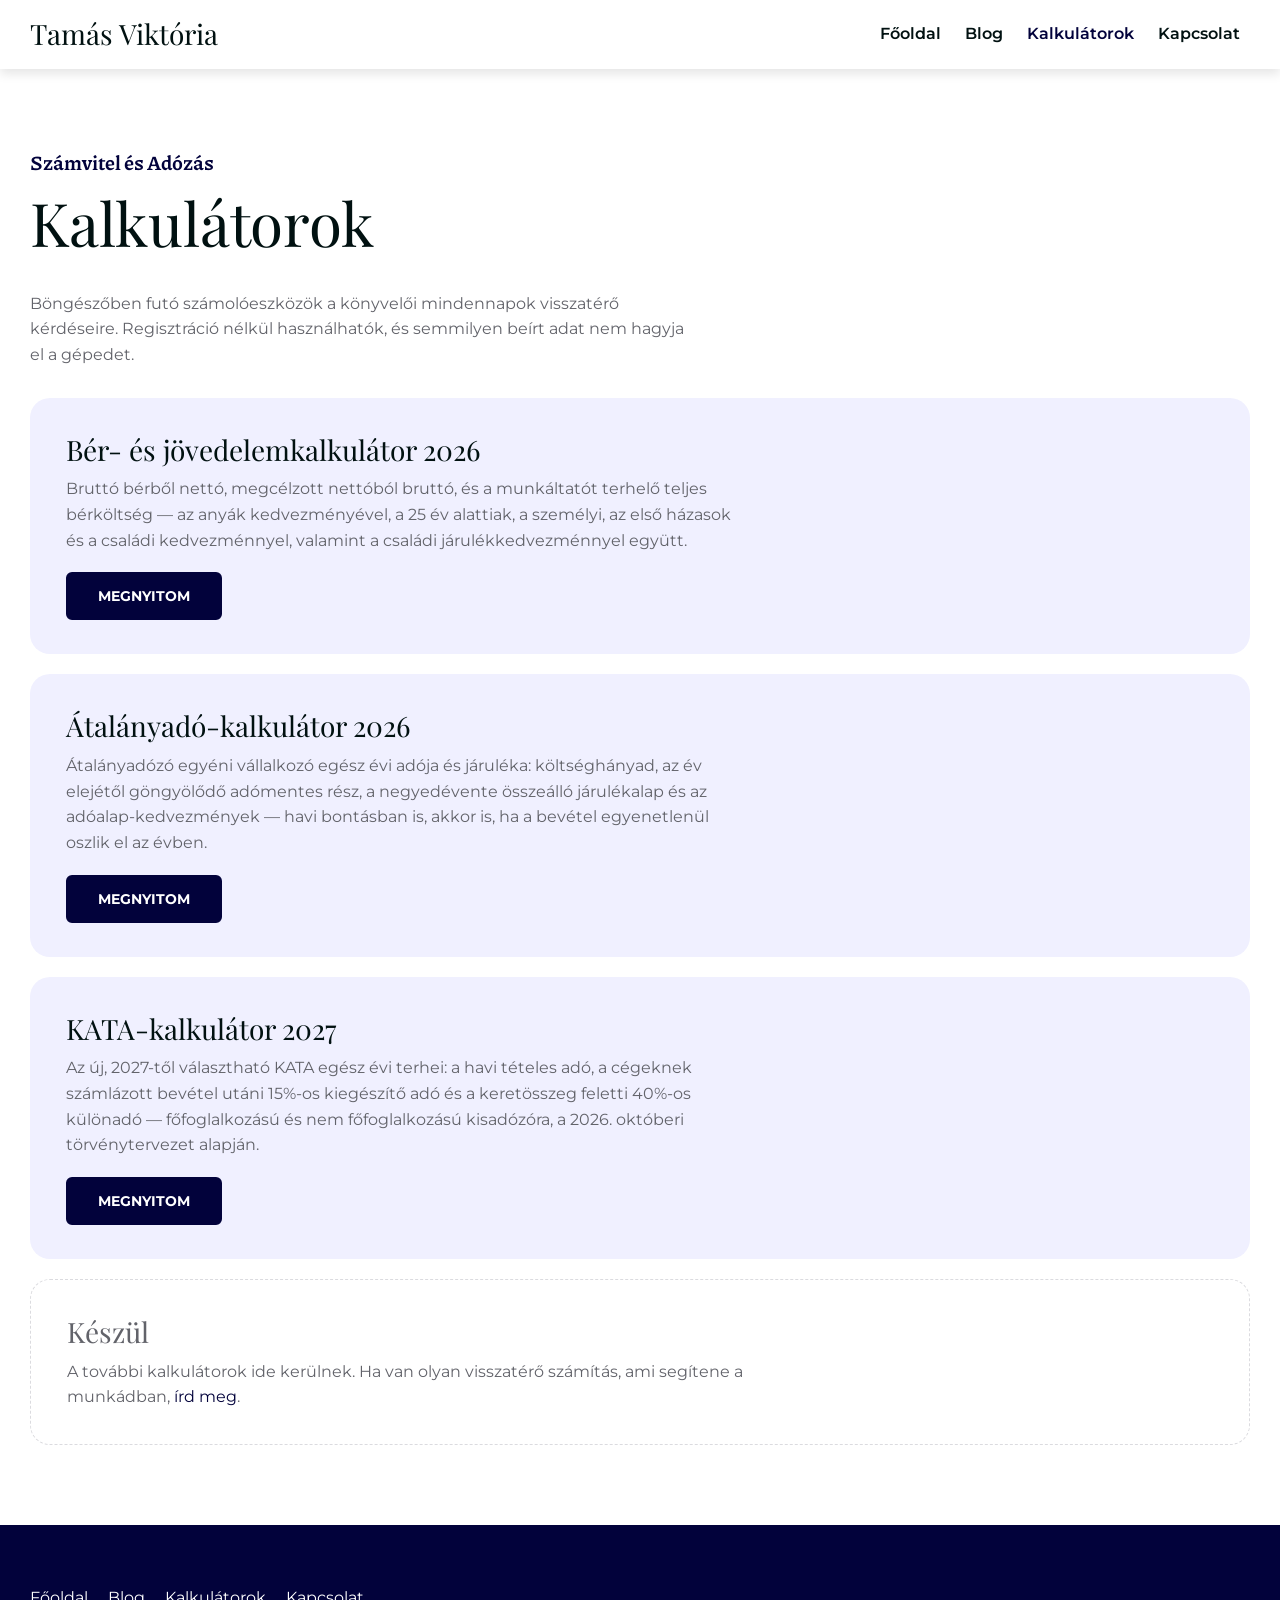
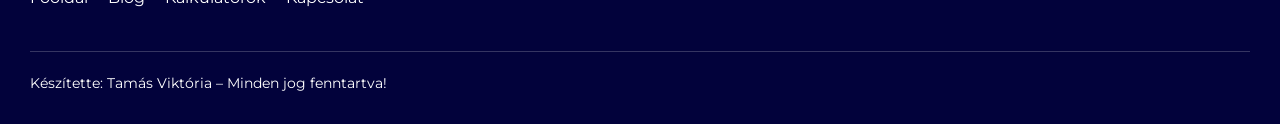
<file: index.html>
<!doctype html>
<html lang="hu">
<head>
<meta charset="utf-8">
<meta name="viewport" content="width=device-width, initial-scale=1">
<title>Kalkulátorok – Tamás Viktória</title>
<meta name="description" content="Könyvelői kalkulátorok vállalkozóknak és munkavállalóknak: bér, adó, jövedelem — magyar szabályok szerint, böngészőben.">
<link rel="preconnect" href="https://fonts.googleapis.com">
<link rel="preconnect" href="https://fonts.gstatic.com" crossorigin>
<link href="https://fonts.googleapis.com/css2?family=Playfair+Display:wght@400;500&family=Montserrat:wght@400;600;700&family=Piazzolla:wght@400;700&display=swap&subset=latin-ext" rel="stylesheet">
<link rel="stylesheet" href="assets/viktoriawp.css">
<style>
  .kalk-lista { display: grid; gap: 20px; margin-top: 30px; }

  .kalk-elem {
    background: var(--vwp-lavender);
    border-radius: var(--vwp-radius-card);
    padding: 34px 36px;
  }
  .kalk-elem h2 { font-size: 28px; line-height: 36.4px; margin-bottom: .3em; }
  .kalk-elem p { max-width: 62ch; }

  .kalk-elem--keszul { background: #fff; border: 1px dashed var(--vwp-border); }
  .kalk-elem--keszul h2, .kalk-elem--keszul p { color: var(--vwp-text); }

  @media (max-width: 767px) { .kalk-elem { padding: 26px 24px; } }
</style>
</head>
<body>

<header class="vwp-header">
  <div class="vwp-header__inner">
    <a class="vwp-logo" href="https://viktoriawp.eu/">Tamás Viktória</a>
    <nav class="vwp-nav">
      <a href="https://viktoriawp.eu/">Főoldal</a>
      <a href="https://viktoriawp.eu/blog/">Blog</a>
      <a href="./" aria-current="page">Kalkulátorok</a>
      <a href="https://viktoriawp.eu/kapcsolat/">Kapcsolat</a>
    </nav>
  </div>
</header>

<section class="vwp-section">
  <div class="vwp-container">
    <span class="vwp-eyebrow">Számvitel és Adózás</span>
    <h1>Kalkulátorok</h1>
    <p style="max-width:60ch;">
      Böngészőben futó számolóeszközök a könyvelői mindennapok visszatérő kérdéseire.
      Regisztráció nélkül használhatók, és semmilyen beírt adat nem hagyja el a gépedet.
    </p>

    <div class="kalk-lista">
      <article class="kalk-elem">
        <h2>Bér- és jövedelemkalkulátor 2026</h2>
        <p>
          Bruttó bérből nettó, megcélzott nettóból bruttó, és a munkáltatót terhelő teljes bérköltség —
          az anyák kedvezményével, a 25 év alattiak, a személyi, az első házasok és a családi
          kedvezménnyel, valamint a családi járulékkedvezménnyel együtt.
        </p>
        <p style="margin-bottom:0;"><a class="vwp-btn" href="ber-kalkulator/">Megnyitom</a></p>
      </article>

      <article class="kalk-elem">
        <h2>Átalányadó-kalkulátor 2026</h2>
        <p>
          Átalányadózó egyéni vállalkozó egész évi adója és járuléka: költséghányad, az év elejétől
          göngyölődő adómentes rész, a negyedévente összeálló járulékalap és az adóalap-kedvezmények —
          havi bontásban is, akkor is, ha a bevétel egyenetlenül oszlik el az évben.
        </p>
        <p style="margin-bottom:0;"><a class="vwp-btn" href="atalanyado-kalkulator/">Megnyitom</a></p>
      </article>

      <article class="kalk-elem">
        <h2>KATA-kalkulátor 2027</h2>
        <p>
          Az új, 2027-től választható KATA egész évi terhei: a havi tételes adó, a cégeknek számlázott
          bevétel utáni 15%-os kiegészítő adó és a keretösszeg feletti 40%-os különadó — főfoglalkozású
          és nem főfoglalkozású kisadózóra, a 2026. októberi törvénytervezet alapján.
        </p>
        <p style="margin-bottom:0;"><a class="vwp-btn" href="kata-kalkulator/">Megnyitom</a></p>
      </article>

      <article class="kalk-elem kalk-elem--keszul">
        <h2>Készül</h2>
        <p style="margin-bottom:0;">
          A további kalkulátorok ide kerülnek. Ha van olyan visszatérő számítás, ami segítene a
          munkádban, <a href="https://viktoriawp.eu/kapcsolat/">írd meg</a>.
        </p>
      </article>
    </div>
  </div>
</section>

<footer class="vwp-footer">
  <div class="vwp-container">
    <div style="display:flex;flex-wrap:wrap;gap:30px;justify-content:space-between;">
      <nav style="display:flex;gap:20px;flex-wrap:wrap;">
        <a href="https://viktoriawp.eu/">Főoldal</a>
        <a href="https://viktoriawp.eu/blog/">Blog</a>
        <a href="./">Kalkulátorok</a>
        <a href="https://viktoriawp.eu/kapcsolat/">Kapcsolat</a>
      </nav>
    </div>
    <div class="vwp-footer__bottom">
      <span>Készítette: Tamás Viktória – Minden jog fenntartva!</span>
    </div>
  </div>
</footer>

</body>
</html>
</file>
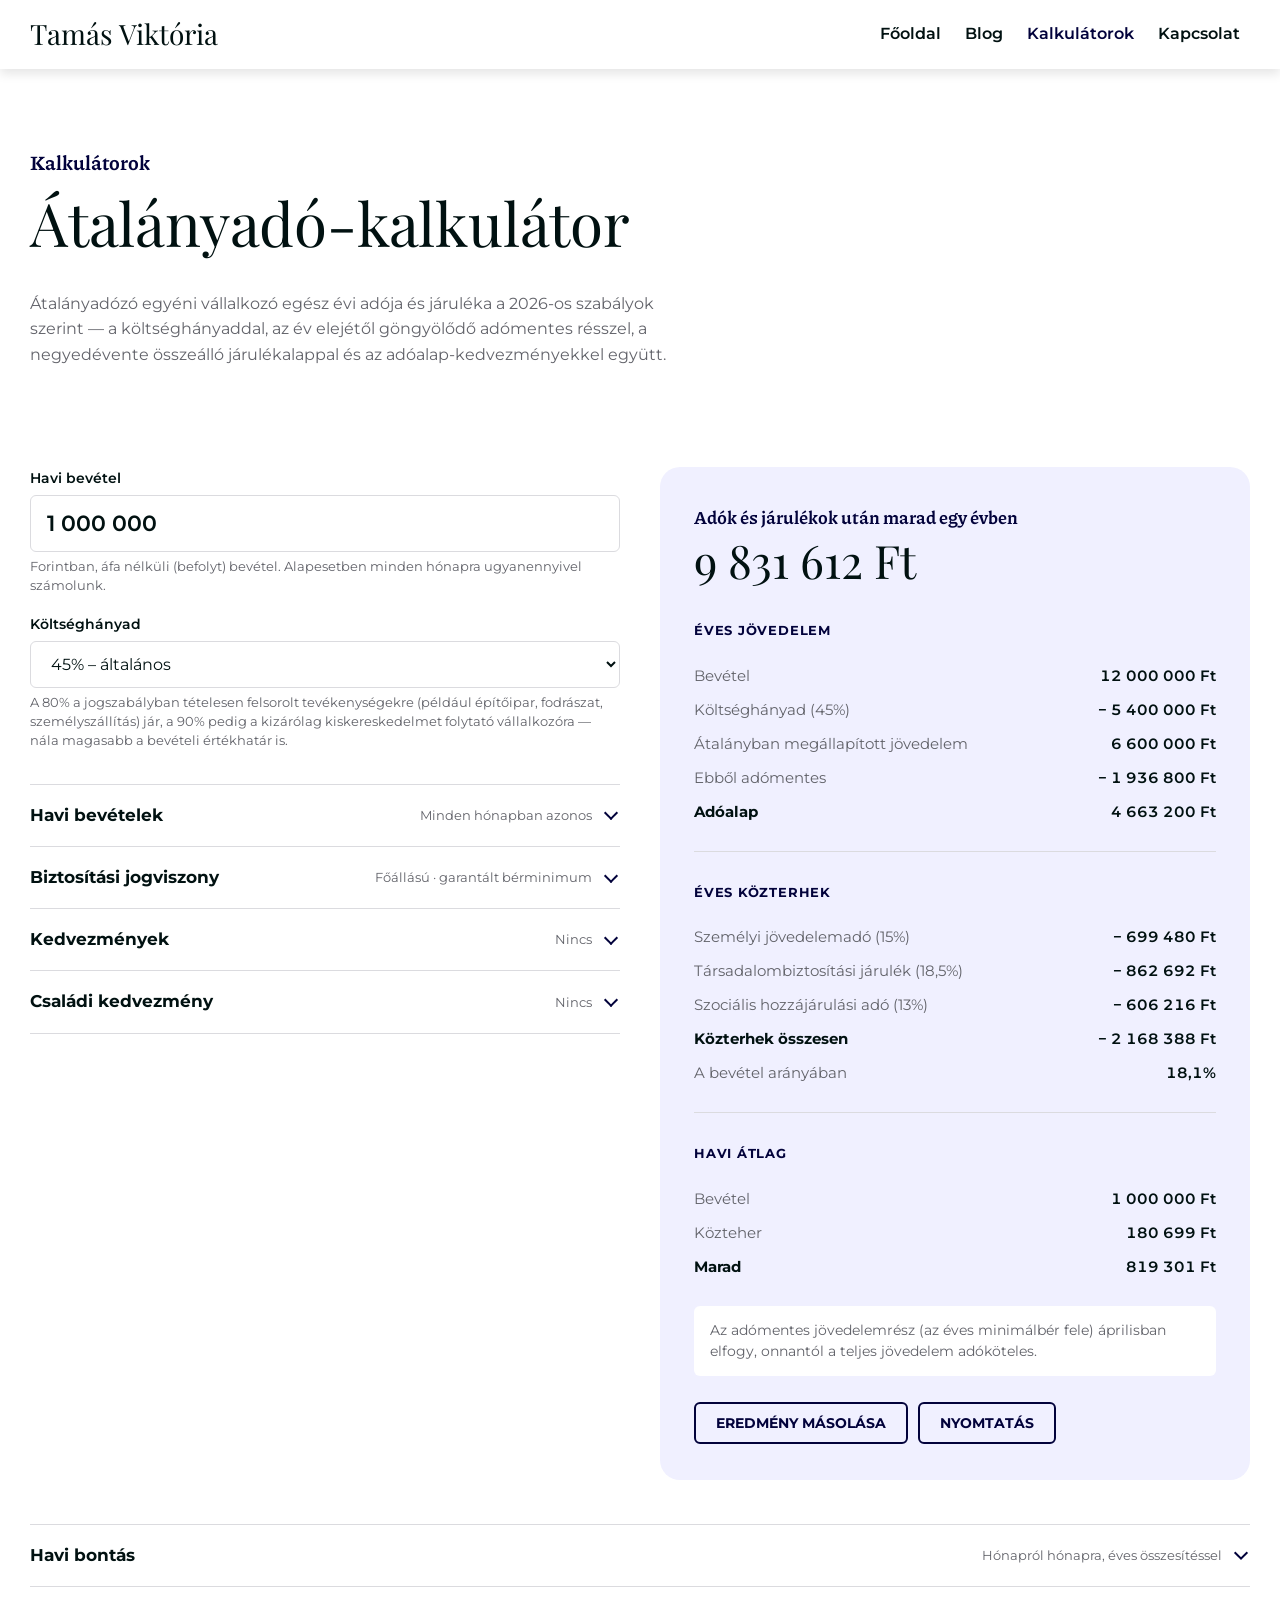
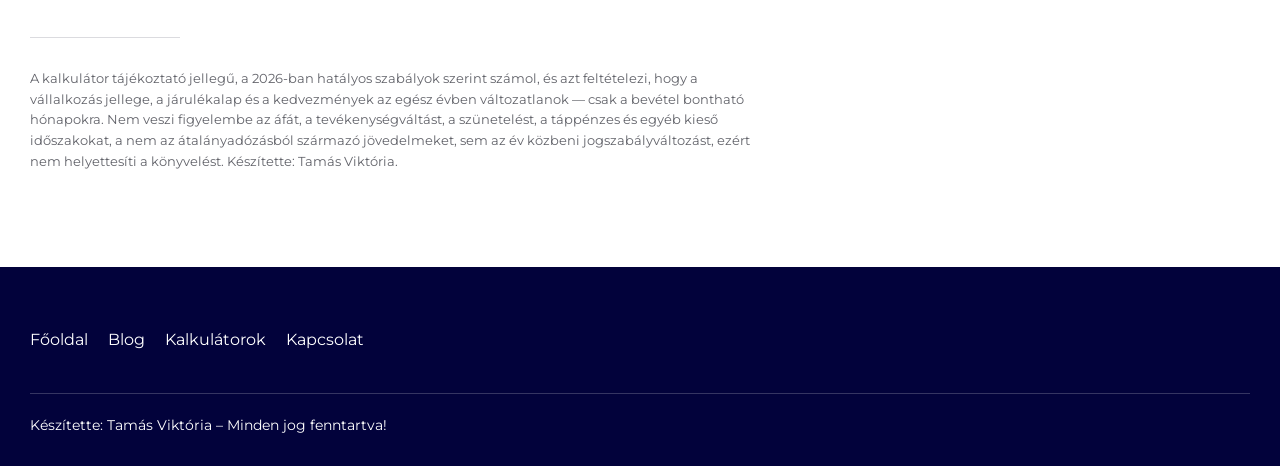
<file: atalanyado-kalkulator/index.html>
<!doctype html>
<html lang="hu">
<head>
<meta charset="utf-8">
<meta name="viewport" content="width=device-width, initial-scale=1">
<title>Átalányadó-kalkulátor 2026 – Tamás Viktória</title>
<meta name="description" content="Átalányadózó egyéni vállalkozó adója és járuléka a 2026-os szabályok szerint: költséghányad, göngyölt adómentes rész, negyedéves járulékalap, kedvezmények.">
<link rel="preconnect" href="https://fonts.googleapis.com">
<link rel="preconnect" href="https://fonts.gstatic.com" crossorigin>
<link href="https://fonts.googleapis.com/css2?family=Playfair+Display:wght@400;500&family=Montserrat:wght@400;600;700&family=Piazzolla:wght@400;700&display=swap&subset=latin-ext" rel="stylesheet">
<link rel="stylesheet" href="../assets/viktoriawp.css">
<style>
  /* ---------- A kalkulátor saját elemei ---------- */

  .kalk-lead { max-width: 60ch; }

  .kalk-munkaterulet {
    display: grid;
    gap: 40px;
    grid-template-columns: minmax(0, 1fr) minmax(0, 1fr);
    align-items: start;
  }

  /* A töréspont azért 780px és nem 900, mert a honlap bejegyzéssávja 832px széles: ott is
     kétoszlopos elrendezést akarunk. A 780–1023px sávban szűkebb margó és kisebb betű kell
     hozzá — lásd lentebb. */
  @media (max-width: 779px) {
    .kalk-munkaterulet { grid-template-columns: minmax(0, 1fr); gap: 30px; }
  }

  /* Mezőcsoportok */
  .kalk-mezok { display: grid; gap: 18px; }
  .kalk-mezok--parban { grid-template-columns: repeat(auto-fit, minmax(160px, 1fr)); }

  .kalk-sug {
    display: block;
    margin-top: 5px;
    font-size: 13px;
    line-height: 1.45;
    color: var(--vwp-text);
  }

  .kalk-input--fo { font-size: 22px; font-weight: 600; padding: 14px 16px; }

  /* Jelölőnégyzetek */
  .kalk-kapcsolo { display: flex; gap: 11px; align-items: flex-start; }
  .kalk-kapcsolo input { margin: 4px 0 0; width: 18px; height: 18px; accent-color: var(--vwp-primary); flex: none; }
  .kalk-kapcsolo label { font-size: 15px; font-weight: 600; color: var(--vwp-ink); cursor: pointer; }

  /* ---------- Összecsukható szakaszok ----------
     A becsukott szakasz helyet spórol, de nem rejthet el információt: a fejléc mindig
     kiírja az aktuális beállítást. A vállalkozás jellege például nullázhatja a szochót
     és a járulékot — ha ez láthatatlanul dőlne el, rossz számot kapna, aki nem nyitja ki. */

  .kalk-szakasz { border-top: 1px solid var(--vwp-border); }
  .kalk-szakasz:last-of-type { border-bottom: 1px solid var(--vwp-border); }

  .kalk-szakasz > summary {
    display: flex;
    align-items: center;
    gap: 8px 14px;
    flex-wrap: wrap;
    padding: 17px 4px 17px 0;
    cursor: pointer;
    list-style: none;
    font-size: 17px;
    font-weight: 700;
    color: var(--vwp-ink);
  }
  .kalk-szakasz > summary::-webkit-details-marker { display: none; }
  .kalk-szakasz > summary:focus-visible { outline: 2px solid var(--vwp-primary); outline-offset: 3px; }

  /* A `min-width: 0` nem elhagyható: a flex elemek alapértelmezett `min-width: auto`-ja
     miatt az állapotszöveg nem tudna a tartalmánál keskenyebbre tördelődni, és keskeny
     kijelzőn kilógna a fejlécből. */
  .kalk-szakasz__allapot {
    margin-left: auto;
    min-width: 0;
    font-size: 13px;
    font-weight: 400;
    color: var(--vwp-text);
    text-align: right;
  }

  /* Nyíl vonalakból, nem betűből: így nem múlik a betűkészlet jelkészletén. */
  .kalk-szakasz > summary::after {
    content: '';
    flex: none;
    box-sizing: content-box;
    width: 8px;
    height: 8px;
    border-right: 2px solid var(--vwp-primary);
    border-bottom: 2px solid var(--vwp-primary);
    transform: translateY(-2px) rotate(45deg);
    transition: transform .15s ease;
  }
  .kalk-szakasz[open] > summary::after { transform: translateY(2px) rotate(-135deg); }

  .kalk-szakasz__tartalom { padding-bottom: 26px; }

  /* A 12 havi bevétel rácsa */
  .kalk-havi { display: grid; gap: 12px; grid-template-columns: repeat(auto-fit, minmax(128px, 1fr)); margin-top: 18px; }
  .kalk-havi label { display: block; font-size: 12px; font-weight: 700; letter-spacing: .03em; text-transform: uppercase; color: var(--vwp-text); margin-bottom: 4px; }
  .kalk-havi input { padding: 9px 11px; font-size: 15px; }

  /* ---------- Eredménykártya ---------- */

  .kalk-eredmeny {
    background: var(--vwp-lavender);
    border-radius: var(--vwp-radius-card);
    padding: 36px 34px;
    position: sticky;
    top: 90px;
  }
  @media (max-width: 779px) { .kalk-eredmeny { position: static; padding: 28px 24px; } }

  .kalk-fooszeg__cimke {
    font-family: var(--vwp-font-accent);
    font-size: 18px;
    font-weight: 700;
    color: var(--vwp-primary);
  }
  .kalk-fooszeg__ertek {
    font-family: var(--vwp-font-display);
    font-size: 46px;
    line-height: 1.15;
    color: var(--vwp-ink);
    font-variant-numeric: tabular-nums;
    margin: 2px 0 0;
  }
  @media (max-width: 480px) { .kalk-fooszeg__ertek { font-size: 34px; } }

  .kalk-tetelek { margin: 26px 0 0; }
  .kalk-tetelek h3 {
    font-family: var(--vwp-font-body);
    font-size: 13px;
    font-weight: 700;
    letter-spacing: .06em;
    text-transform: uppercase;
    color: var(--vwp-primary);
    margin: 0 0 10px;
  }
  .kalk-tetelek + .kalk-tetelek { border-top: 1px solid var(--vwp-border); padding-top: 22px; margin-top: 22px; }

  .kalk-sor {
    display: flex;
    justify-content: space-between;
    gap: 16px;
    padding: 5px 0;
    font-size: 15px;
  }
  /* A `display: flex` erősebb a böngésző `[hidden]`-szabályánál, ezért a rejtett sort külön
     el kell tüntetni — különben a „0 Ft"-os sorok is látszanának. */
  .kalk-sor[hidden] { display: none; }
  .kalk-sor span:last-child { font-variant-numeric: tabular-nums; white-space: nowrap; font-weight: 600; color: var(--vwp-ink); }
  .kalk-sor--kiemelt { font-weight: 700; }
  .kalk-sor--kiemelt span:first-child { color: var(--vwp-ink); }
  .kalk-sor--halvany span { color: var(--vwp-text); font-weight: 400; }

  .kalk-megjegyzes {
    margin: 22px 0 0;
    padding: 14px 16px;
    background: #fff;
    border-radius: var(--vwp-radius-btn);
    font-size: 14px;
    line-height: 1.5;
  }
  .kalk-megjegyzes strong { color: var(--vwp-primary); }
  .kalk-megjegyzes p { margin: 0; }
  .kalk-megjegyzes p + p { margin-top: 8px; }
  .kalk-megjegyzes:empty { display: none; }

  .kalk-muveletek { display: flex; flex-wrap: wrap; gap: 10px; margin-top: 26px; }
  .kalk-muveletek .vwp-btn { padding: 12px 20px; }

  .kalk-jogi { font-size: 13px; line-height: 1.6; color: var(--vwp-text); max-width: 80ch; }

  /* Szűk kétoszlopos sáv: a honlapba ágyazva ~376px jut egy oszlopra. Szűkebb belső margóval
     és egy fokkal kisebb betűvel kevesebb tételnév törik két sorba. A blokknak a fenti
     alapértékek UTÁN kell állnia, különben azok írnák felül (a médialekérdezés nem növeli
     a specifikusságot). */
  @media (min-width: 780px) and (max-width: 1023px) {
    .kalk-munkaterulet { gap: 26px; }
    .kalk-eredmeny { padding: 28px 22px; }
    .kalk-fooszeg__cimke { font-size: 16px; }
    .kalk-fooszeg__ertek { font-size: 36px; }
    .kalk-tetelek h3 { font-size: 12px; }
    .kalk-sor { font-size: 14px; }
  }

  /* ---------- Havi bontás ---------- */

  /* Ugyanaz a fejlécmintázat, mint az űrlap szakaszainál — lásd `.kalk-szakasz`. */
  .kalk-bontas { margin-top: 44px; border-bottom: 1px solid var(--vwp-border); }

  /* A táblázat a saját dobozában gördül, hogy a lap teste sose csússzon el vízszintesen. */
  .kalk-bontas__doboz { overflow-x: auto; margin: 20px 0 26px; }

  .kalk-honapok { border-collapse: collapse; width: 100%; min-width: 780px; font-size: 14px; }
  .kalk-honapok th, .kalk-honapok td { padding: 8px 12px; border-bottom: 1px solid var(--vwp-border); text-align: right; white-space: nowrap; }
  .kalk-honapok th {
    font-size: 12px;
    font-weight: 700;
    letter-spacing: .04em;
    text-transform: uppercase;
    color: var(--vwp-text);
  }
  .kalk-honapok th:first-child, .kalk-honapok td:first-child { text-align: left; }
  .kalk-honapok td { font-variant-numeric: tabular-nums; color: var(--vwp-ink); }
  .kalk-honapok tbody tr:hover { background: var(--vwp-lavender); }
  .kalk-honapok tfoot td { font-weight: 700; border-bottom: none; border-top: 2px solid var(--vwp-primary); }

  /* ---------- Beágyazott (?embed=1) mód ---------- */

  .beagyazva .kalk-csak-onalloan { display: none; }
  .beagyazva body { background: transparent; padding-bottom: 8px; }
  .beagyazva .kalk-fo { padding-block: 0; }
  .beagyazva .kalk-eredmeny { top: 10px; }

  /* ---------- Nyomtatás ---------- */

  @media print {
    .vwp-header, .vwp-footer, .kalk-muveletek { display: none !important; }
    .kalk-munkaterulet { grid-template-columns: 1fr; }
    .kalk-eredmeny { position: static; background: #fff; border: 1px solid var(--vwp-border); }
    .kalk-bontas { display: block; }
    .kalk-bontas__doboz { overflow: visible; }
    .kalk-honapok { min-width: 0; font-size: 11px; }
    .vwp-section { padding-block: 0; }
    a { text-decoration: none; }
  }
</style>
</head>
<body>

<header class="vwp-header kalk-csak-onalloan">
  <div class="vwp-header__inner">
    <a class="vwp-logo" href="https://viktoriawp.eu/">Tamás Viktória</a>
    <nav class="vwp-nav">
      <a href="https://viktoriawp.eu/">Főoldal</a>
      <a href="https://viktoriawp.eu/blog/">Blog</a>
      <a href="../" aria-current="page">Kalkulátorok</a>
      <a href="https://viktoriawp.eu/kapcsolat/">Kapcsolat</a>
    </nav>
  </div>
</header>

<section class="vwp-section kalk-csak-onalloan" style="padding-bottom:0;">
  <div class="vwp-container">
    <span class="vwp-eyebrow">Kalkulátorok</span>
    <h1>Átalányadó-kalkulátor</h1>
    <p class="kalk-lead">
      Átalányadózó egyéni vállalkozó egész évi adója és járuléka a 2026-os szabályok szerint —
      a költséghányaddal, az év elejétől göngyölődő adómentes résszel, a negyedévente összeálló
      járulékalappal és az adóalap-kedvezményekkel együtt.
    </p>
  </div>
</section>

<section class="vwp-section kalk-fo">
  <div class="vwp-container">
    <div class="kalk-munkaterulet">

      <!-- ---------------- Űrlap ---------------- -->
      <form id="urlap" autocomplete="off">

        <div class="kalk-mezok">
          <div>
            <label class="vwp-label" for="fooszeg">Havi bevétel</label>
            <input class="vwp-input kalk-input--fo" id="fooszeg" name="fooszeg" type="text"
                   inputmode="numeric" value="1 000 000" aria-describedby="fooszegSug">
            <span class="kalk-sug" id="fooszegSug">
              Forintban, áfa nélküli (befolyt) bevétel. Alapesetben minden hónapra ugyanennyivel számolunk.
            </span>
          </div>

          <div>
            <label class="vwp-label" for="hanyad">Költséghányad</label>
            <select class="vwp-select" id="hanyad" name="hanyad">
              <option value="45" selected>45% – általános</option>
              <option value="80">80% – a törvényben felsorolt tevékenységek</option>
              <option value="90">90% – kizárólag kiskereskedelmi tevékenység</option>
            </select>
            <span class="kalk-sug">
              A 80% a jogszabályban tételesen felsorolt tevékenységekre (például építőipar, fodrászat,
              személyszállítás) jár, a 90% pedig a kizárólag kiskereskedelmet folytató vállalkozóra —
              nála magasabb a bevételi értékhatár is.
            </span>
          </div>

        </div>

        <!-- A szakasz kinyitása maga a kapcsoló: nyitva a havi mezők számítanak, csukva
             minden hónapra a fenti közös összeg. Az állapot a fejlécben mindig látszik. -->
        <details class="kalk-szakasz" id="haviSzakasz" style="margin-top:34px;">
          <summary>
            <span>Havi bevételek</span>
            <span class="kalk-szakasz__allapot" id="haviAllapot">Minden hónapban azonos</span>
          </summary>
          <div class="kalk-szakasz__tartalom">
            <p class="kalk-sug" style="margin:0;">
              Az átalányadó érzékeny arra, hogy a bevétel hogyan oszlik el az évben: az adómentes rész
              göngyölítve fogy, a járulékalap pedig negyedévente áll össze. Amíg ez a szakasz be van
              csukva, minden hónapra a fenti havi bevétellel számolunk.
            </p>
            <div class="kalk-havi" id="haviMezok"></div>
          </div>
        </details>

        <details class="kalk-szakasz" id="jogviszonySzakasz">
          <summary>
            <span>Biztosítási jogviszony</span>
            <span class="kalk-szakasz__allapot" id="jogviszonyAllapot">–</span>
          </summary>

          <div class="kalk-mezok kalk-szakasz__tartalom">
            <div>
              <label class="vwp-label" for="jelleg">A vállalkozás jellege</label>
              <select class="vwp-select" id="jelleg" name="jelleg">
                <option value="foallasu" selected>Főállású</option>
                <option value="mellett">Főállás melletti (máshol legalább heti 36 óra)</option>
                <option value="nyugdijas">Nyugdíjas (kiegészítő tevékenységű)</option>
              </select>
              <span class="kalk-sug">
                Főállásúnál a járulékokat minimumalap után akkor is meg kell fizetni, ha nincs bevétel.
                A nyugdíjas vállalkozó szocho- és tb-járulékmentes.
              </span>
            </div>

            <div id="minimumMezo">
              <label class="vwp-label" for="minimum">Minimum járulékalap</label>
              <select class="vwp-select" id="minimum" name="minimum">
                <option value="berminimum" selected>Garantált bérminimum (373 200 Ft)</option>
                <option value="minimalber">Minimálbér (322 800 Ft)</option>
              </select>
              <span class="kalk-sug">
                A garantált bérminimum akkor a mérvadó, ha a tevékenység legalább középfokú végzettséget
                vagy szakképesítést igényel.
              </span>
            </div>

            <div>
              <label class="vwp-label" for="szochoKedv">Szocho-kedvezmény</label>
              <select class="vwp-select" id="szochoKedv" name="szochoKedv">
                <option value="nincs" selected>Nem veszem igénybe</option>
                <option value="megvaltozott">Megváltozott munkaképességű vállalkozó</option>
              </select>
              <span class="kalk-sug">
                A kedvezmény alapja a minimálbér kétszerese, havi 645 600 Ft-ig mentesíti a szochót.
              </span>
            </div>
          </div>
        </details>

        <details class="kalk-szakasz" id="kedvezmenySzakasz">
          <summary>
            <span>Kedvezmények</span>
            <span class="kalk-szakasz__allapot" id="kedvezmenyAllapot">Nincs</span>
          </summary>

          <div class="kalk-mezok kalk-szakasz__tartalom">
            <div>
              <label class="vwp-label" for="anyak">Anyák kedvezménye</label>
              <select class="vwp-select" id="anyak" name="anyak">
                <option value="nincs" selected>Nem veszem igénybe</option>
                <option value="netak">Négy vagy több gyermeket nevelő anya (NÉTAK)</option>
                <option value="harom">Három gyermeket nevelő anya</option>
                <option value="ketto">Két gyermeket nevelő anya (2026-ban 40 év alatt)</option>
                <option value="anya30">30 év alatti anya</option>
              </select>
              <span class="kalk-sug">
                A NÉTAK és a két-, illetve háromgyermekes kedvezmény a teljes átalányban megállapított
                jövedelmet mentesíti az szja alól. A 30 év alatti anyák kedvezménye havi 715 765 Ft-ig jár.
              </span>
            </div>

            <div class="kalk-kapcsolo">
              <input type="checkbox" id="fiatal25" name="fiatal25">
              <label for="fiatal25">25 év alatti fiatalok kedvezménye
                <span class="kalk-sug">Havi 715 765 Ft-ig mentes az szja alól.</span>
              </label>
            </div>

            <div class="kalk-kapcsolo">
              <input type="checkbox" id="szemelyi" name="szemelyi">
              <label for="szemelyi">Személyi kedvezmény
                <span class="kalk-sug">Súlyos fogyatékosság vagy tartós betegség esetén: havi 107 600 Ft adóalap-kedvezmény.</span>
              </label>
            </div>

            <div class="kalk-kapcsolo">
              <input type="checkbox" id="elsoHazas" name="elsoHazas">
              <label for="elsoHazas">Első házasok kedvezménye
                <span class="kalk-sug">A házasságkötést követő 24 hónapban: havi 33 335 Ft adóalap-kedvezmény.</span>
              </label>
            </div>
          </div>
        </details>

        <details class="kalk-szakasz" id="csaladiSzakasz">
          <summary>
            <span>Családi kedvezmény</span>
            <span class="kalk-szakasz__allapot" id="csaladiAllapot">Nincs</span>
          </summary>

          <div class="kalk-mezok kalk-mezok--parban">
            <div>
              <label class="vwp-label" for="kedvezmenyezett">Kedvezményezett eltartott</label>
              <input class="vwp-input" id="kedvezmenyezett" name="kedvezmenyezett" type="number" min="0" max="20" step="1" value="0">
              <span class="kalk-sug">Akik után a kedvezmény ténylegesen jár.</span>
            </div>
            <div>
              <label class="vwp-label" for="eltartott">Eltartott összesen</label>
              <input class="vwp-input" id="eltartott" name="eltartott" type="number" min="0" max="20" step="1" value="0">
              <span class="kalk-sug">A kedvezményezettekkel együtt — ez dönti el a kedvezmény sávját.</span>
            </div>
            <div>
              <label class="vwp-label" for="beteg">Ebből tartósan beteg</label>
              <input class="vwp-input" id="beteg" name="beteg" type="number" min="0" max="20" step="1" value="0">
              <span class="kalk-sug">Tartósan beteg vagy súlyosan fogyatékos kedvezményezett eltartott.</span>
            </div>
          </div>

          <div class="kalk-mezok kalk-szakasz__tartalom" style="margin-top:18px;">
            <div class="kalk-kapcsolo">
              <input type="checkbox" id="megosztas" name="megosztas">
              <label for="megosztas">Megosztva érvényesítem
                <span class="kalk-sug">Ha a kedvezményt a házastárssal vagy élettárssal osztjátok meg, add meg a rád eső havi összeget.</span>
              </label>
            </div>
            <div id="megosztasMezo" hidden>
              <label class="vwp-label" for="csaladiOsszeg">Az általam érvényesített családi kedvezmény</label>
              <input class="vwp-input" id="csaladiOsszeg" name="csaladiOsszeg" type="text" inputmode="numeric" value="0">
              <span class="kalk-sug" id="csaladiSug"></span>
            </div>
          </div>
        </details>
      </form>

      <!-- ---------------- Eredmény ---------------- -->
      <div class="kalk-eredmeny" id="eredmeny" aria-live="polite">
        <div class="kalk-fooszeg">
          <span class="kalk-fooszeg__cimke">Adók és járulékok után marad egy évben</span>
          <p class="kalk-fooszeg__ertek" id="fooEredmeny">–</p>
        </div>

        <div class="kalk-tetelek">
          <h3>Éves jövedelem</h3>
          <div class="kalk-sor"><span>Bevétel</span><span id="sorBevetel">–</span></div>
          <div class="kalk-sor kalk-sor--halvany"><span id="sorKoltsegCimke">Költséghányad</span><span id="sorKoltseg">–</span></div>
          <div class="kalk-sor"><span>Átalányban megállapított jövedelem</span><span id="sorJovedelem">–</span></div>
          <div class="kalk-sor kalk-sor--halvany"><span>Ebből adómentes</span><span id="sorMentes">–</span></div>
          <div class="kalk-sor kalk-sor--kiemelt"><span>Adóalap</span><span id="sorAdoalap">–</span></div>
        </div>

        <div class="kalk-tetelek">
          <h3>Éves közterhek</h3>
          <div class="kalk-sor kalk-sor--halvany" id="sorAdoelolegSor"><span>Adóelőleg alapja a kedvezmények után</span><span id="sorAdoeloleg">–</span></div>
          <div class="kalk-sor"><span>Személyi jövedelemadó (15%)</span><span id="sorSzja">–</span></div>
          <div class="kalk-sor"><span>Társadalombiztosítási járulék (18,5%)</span><span id="sorTb">–</span></div>
          <div class="kalk-sor kalk-sor--halvany" id="sorCsjSor"><span>Családi járulékkedvezmény</span><span id="sorCsj">–</span></div>
          <div class="kalk-sor"><span>Szociális hozzájárulási adó (13%)</span><span id="sorSzocho">–</span></div>
          <div class="kalk-sor kalk-sor--halvany" id="sorSzochoKedvSor"><span>Szocho-kedvezmény</span><span id="sorSzochoKedv">–</span></div>
          <div class="kalk-sor kalk-sor--kiemelt"><span>Közterhek összesen</span><span id="sorKozterhek">–</span></div>
          <div class="kalk-sor kalk-sor--halvany"><span>A bevétel arányában</span><span id="sorEffektiv">–</span></div>
        </div>

        <div class="kalk-tetelek">
          <h3>Havi átlag</h3>
          <div class="kalk-sor"><span>Bevétel</span><span id="sorHaviBevetel">–</span></div>
          <div class="kalk-sor"><span>Közteher</span><span id="sorHaviKozteher">–</span></div>
          <div class="kalk-sor kalk-sor--kiemelt"><span>Marad</span><span id="sorHaviMarado">–</span></div>
        </div>

        <div class="kalk-megjegyzes" id="megjegyzes"></div>

        <div class="kalk-muveletek">
          <button type="button" class="vwp-btn vwp-btn--outline" id="masol">Eredmény másolása</button>
          <button type="button" class="vwp-btn vwp-btn--outline" id="nyomtat">Nyomtatás</button>
        </div>
      </div>

    </div>

    <details class="kalk-szakasz kalk-bontas" id="bontas">
      <summary>
        <span>Havi bontás</span>
        <span class="kalk-szakasz__allapot">Hónapról hónapra, éves összesítéssel</span>
      </summary>
      <div class="kalk-bontas__doboz">
        <table class="kalk-honapok">
          <thead>
            <tr>
              <th>Hónap</th>
              <th>Bevétel</th>
              <th>Jövedelem</th>
              <th>Adómentes</th>
              <th>Adóalap</th>
              <th>Járulékalap</th>
              <th>Szja</th>
              <th>TB-járulék</th>
              <th>Szocho</th>
              <th>Marad</th>
            </tr>
          </thead>
          <tbody id="honapSorok"></tbody>
          <tfoot>
            <tr id="honapOsszesen"></tr>
          </tfoot>
        </table>
      </div>
    </details>

    <hr class="vwp-divider" style="margin-top:50px;">
    <p class="kalk-jogi">
      A kalkulátor tájékoztató jellegű, a 2026-ban hatályos szabályok szerint számol, és azt feltételezi,
      hogy a vállalkozás jellege, a járulékalap és a kedvezmények az egész évben változatlanok — csak a
      bevétel bontható hónapokra. Nem veszi figyelembe az áfát, a tevékenységváltást, a szünetelést, a
      táppénzes és egyéb kieső időszakokat, a nem az átalányadózásból származó jövedelmeket, sem az év
      közbeni jogszabályváltozást, ezért nem helyettesíti a könyvelést. Készítette: Tamás Viktória.
    </p>
  </div>
</section>

<footer class="vwp-footer kalk-csak-onalloan">
  <div class="vwp-container">
    <div style="display:flex;flex-wrap:wrap;gap:30px;justify-content:space-between;">
      <nav style="display:flex;gap:20px;flex-wrap:wrap;">
        <a href="https://viktoriawp.eu/">Főoldal</a>
        <a href="https://viktoriawp.eu/blog/">Blog</a>
        <a href="../">Kalkulátorok</a>
        <a href="https://viktoriawp.eu/kapcsolat/">Kapcsolat</a>
      </nav>
    </div>
    <div class="vwp-footer__bottom">
      <span>Készítette: Tamás Viktória – Minden jog fenntartva!</span>
    </div>
  </div>
</footer>

<script src="../assets/szja2026.js"></script>
<script src="../assets/atalanyado2026.js"></script>
<script>
(function () {
  'use strict';

  var beagyazva = new URLSearchParams(location.search).get('embed') === '1';
  if (beagyazva) document.documentElement.classList.add('beagyazva');

  var E = function (id) { return document.getElementById(id); };

  /* ---------- Formázás ---------- */

  function ft(n) {
    return szamKent(Math.round(n)) + ' Ft';
  }

  function szamKent(n) {
    return String(Math.round(n)).replace(/\B(?=(\d{3})+(?!\d))/g, ' ');
  }

  /* Előjel csak ott, ahol tényleg mozdul valami: a „− 0 Ft" félrevezető lenne. */
  function levonas(n) {
    return Math.round(n) === 0 ? ft(0) : '− ' + ft(n);
  }

  function jovairas(n) {
    return Math.round(n) === 0 ? ft(0) : '+ ' + ft(n);
  }

  function ertek(mezo) {
    var tiszta = String(mezo.value).replace(/[^\d]/g, '');
    return tiszta === '' ? 0 : parseInt(tiszta, 10);
  }

  /* Ezres tagolás gépelés közben, a kurzor helyének megőrzésével. */
  function tagol(mezo) {
    var elotteSzamjegy = String(mezo.value).slice(0, mezo.selectionStart || 0).replace(/[^\d]/g, '').length;
    var szam = ertek(mezo);
    mezo.value = szamKent(szam);
    var uj = 0, latott = 0;
    while (uj < mezo.value.length && latott < elotteSzamjegy) {
      if (/\d/.test(mezo.value[uj])) latott++;
      uj++;
    }
    if (mezo === document.activeElement) mezo.setSelectionRange(uj, uj);
  }

  /* ---------- A 12 havi mező ---------- */

  ATALANY2026.HONAPOK.forEach(function (nev, i) {
    var doboz = document.createElement('div');
    doboz.innerHTML =
      '<label for="ho' + i + '">' + nev + '</label>' +
      '<input class="vwp-input" id="ho' + i + '" type="text" inputmode="numeric" value="0">';
    E('haviMezok').appendChild(doboz);
  });

  var haviMezok = ATALANY2026.HONAPOK.map(function (nev, i) { return E('ho' + i); });

  /* Csukott „Havi bevételek" szakasz = minden hónapra a közös összeg. A szakasz kinyitása
     maga a kapcsoló; a mezők értéke nyitáskor a közös összegről indul, így a kinyitás
     önmagában nem változtatja meg az eredményt. */
  function bevetelek() {
    if (!E('haviSzakasz').open) {
      var egyseges = ertek(E('fooszeg'));
      return haviMezok.map(function () { return egyseges; });
    }
    return haviMezok.map(ertek);
  }

  /* ---------- Bemenet összeállítása ---------- */

  function bemenet() {
    var kedvezmenyezett = Math.max(0, parseInt(E('kedvezmenyezett').value, 10) || 0);
    var eltartott = Math.max(0, parseInt(E('eltartott').value, 10) || 0);
    var beteg = Math.max(0, parseInt(E('beteg').value, 10) || 0);
    var hanyad = parseInt(E('hanyad').value, 10);

    return {
      bevetelek: bevetelek(),
      koltseghanyad: hanyad,
      // A 90%-os költséghányad és az ötvenszeres bevételi értékhatár ugyanahhoz a körhöz
      // tartozik: a kizárólag kiskereskedelmi tevékenységet folytató vállalkozóhoz.
      kiskereskedelem: hanyad === 90,
      jelleg: E('jelleg').value,
      minimumAlap: E('minimum').value,
      szochoKedvezmeny: E('szochoKedv').value,
      anyakKedvezmenye: E('anyak').value,
      fiatal25: E('fiatal25').checked,
      szemelyi: E('szemelyi').checked,
      elsoHazas: E('elsoHazas').checked,
      kedvezmenyezettEltartott: kedvezmenyezett,
      eltartott: Math.max(eltartott, kedvezmenyezett),
      betegEltartott: Math.min(beteg, kedvezmenyezett),
      csaladiIgenybevett: E('megosztas').checked ? ertek(E('csaladiOsszeg')) : null
    };
  }

  /* ---------- Számítás és kiírás ---------- */

  function frissit() {
    var be = bemenet();
    var eredmeny = ATALANY2026.szamol(be);
    var eves = eredmeny.eves;

    E('fooEredmeny').textContent = ft(eves.marado);

    E('sorBevetel').textContent = ft(eves.bevetel);
    E('sorKoltsegCimke').textContent = 'Költséghányad (' + eredmeny.koltseghanyad + '%)';
    E('sorKoltseg').textContent = levonas(eves.koltseg);
    E('sorJovedelem').textContent = ft(eves.jovedelem);
    E('sorMentes').textContent = levonas(eves.mentes);
    E('sorAdoalap').textContent = ft(eves.adoalap);

    E('sorAdoeloleg').textContent = ft(eves.adoelolegAlapja);
    E('sorAdoelolegSor').hidden = eves.adoelolegAlapja === eves.adoalap;
    E('sorSzja').textContent = levonas(eves.szja);
    E('sorTb').textContent = levonas(eves.tbJarulek);
    E('sorCsj').textContent = jovairas(eves.csaladiJarulekkedvezmeny);
    E('sorCsjSor').hidden = eves.csaladiJarulekkedvezmeny === 0;
    E('sorSzocho').textContent = levonas(eves.szocho);
    E('sorSzochoKedv').textContent = jovairas(eves.szochoKedvezmeny);
    E('sorSzochoKedvSor').hidden = eves.szochoKedvezmeny === 0;
    E('sorKozterhek').textContent = levonas(eves.kozterhek);
    E('sorEffektiv').textContent = eves.bevetel > 0
      ? (eves.kozterhek / eves.bevetel * 100).toFixed(1).replace('.', ',') + '%'
      : '–';

    E('sorHaviBevetel').textContent = ft(eves.bevetel / 12);
    E('sorHaviKozteher').textContent = ft(eves.kozterhek / 12);
    E('sorHaviMarado').textContent = ft(eves.marado / 12);

    E('csaladiSug').textContent = 'Igénybe vehető havi keret: ' +
      ft(eredmeny.honapok[0].csaladiIgenybeveheto) + '.';

    bontast(eredmeny);
    megjegyzes(eredmeny);
    szakaszAllapotok(be, eredmeny);
    magassagotKuld();
  }

  /* ---------- A szakaszok fejlécében látszó állapot ----------
     Enélkül a becsukott szakasz elrejtené a beállítást, és valaki úgy kaphatna rossz
     eredményt, hogy észre sem veszi, hogy ott volt egy választás. */

  function szakaszAllapotok(be, eredmeny) {
    E('haviAllapot').textContent = E('haviSzakasz').open
      ? 'Hónaponként eltérő'
      : 'Minden hónapban azonos';

    var jogviszony = [eredmeny.jelleg];
    if (be.jelleg === 'foallasu') {
      jogviszony.push(be.minimumAlap === 'minimalber' ? 'minimálbér' : 'garantált bérminimum');
    }
    if (be.szochoKedvezmeny === 'megvaltozott') jogviszony.push('szocho-kedvezménnyel');
    E('jogviszonyAllapot').textContent = jogviszony.join(' · ');

    var kedvezmenyek = [];
    if (be.anyakKedvezmenye !== 'nincs') {
      kedvezmenyek.push(be.anyakKedvezmenye === 'anya30' ? '30 év alatti anya' : 'anyák kedvezménye');
    }
    if (be.fiatal25) kedvezmenyek.push('25 év alattiak');
    if (be.szemelyi) kedvezmenyek.push('személyi');
    if (be.elsoHazas) kedvezmenyek.push('első házasok');
    E('kedvezmenyAllapot').textContent = kedvezmenyek.length ? kedvezmenyek.join(', ') : 'Nincs';

    if (be.kedvezmenyezettEltartott === 0) {
      E('csaladiAllapot').textContent = 'Nincs';
    } else {
      var csaladi = be.kedvezmenyezettEltartott + ' kedvezményezett eltartott';
      if (be.csaladiIgenybevett !== null) csaladi += ', megosztva';
      E('csaladiAllapot').textContent = csaladi;
    }
  }

  function bontast(eredmeny) {
    var sorok = eredmeny.honapok.map(function (ho) {
      return '<tr>' +
        '<td>' + ho.honap + '</td>' +
        '<td>' + szamKent(ho.bevetel) + '</td>' +
        '<td>' + szamKent(ho.jovedelem) + '</td>' +
        '<td>' + szamKent(ho.mentes) + '</td>' +
        '<td>' + szamKent(ho.adoalap) + '</td>' +
        '<td>' + szamKent(ho.tbAlap) + '</td>' +
        '<td>' + szamKent(ho.szja) + '</td>' +
        '<td>' + szamKent(ho.fizetendoJarulek) + '</td>' +
        '<td>' + szamKent(ho.fizetendoSzocho) + '</td>' +
        '<td>' + szamKent(ho.marado) + '</td>' +
        '</tr>';
    });
    E('honapSorok').innerHTML = sorok.join('');

    var e = eredmeny.eves;
    E('honapOsszesen').innerHTML =
      '<td>Összesen</td>' +
      [e.bevetel, e.jovedelem, e.mentes, e.adoalap, e.tbAlap,
       e.szja, e.fizetendoJarulek, e.fizetendoSzocho, e.marado]
        .map(function (n) { return '<td>' + szamKent(n) + '</td>'; }).join('');
  }

  function megjegyzes(eredmeny) {
    var darabok = eredmeny.figyelmeztetesek.map(function (f) { return f.szoveg; });

    var elveszett = eredmeny.kedvezmenyek.reduce(function (osszeg, tetel) {
      return osszeg + tetel.elveszett;
    }, 0);
    if (elveszett > 0) {
      darabok.push('Az adóalap nem nyeli el a kedvezmények teljes összegét: éves szinten <strong>' +
        ft(elveszett) + '</strong> adóalap-kedvezmény kihasználatlan marad.');
    }

    E('megjegyzes').innerHTML = darabok.map(function (szoveg) {
      return '<p>' + szoveg + '</p>';
    }).join('');
  }

  /* ---------- Vágólap ---------- */

  function osszefoglalo() {
    var sorok = [];
    document.querySelectorAll('.kalk-tetelek').forEach(function (blokk) {
      sorok.push('');
      sorok.push(blokk.querySelector('h3').textContent.toUpperCase());
      blokk.querySelectorAll('.kalk-sor').forEach(function (sor) {
        if (sor.hidden) return;
        sorok.push(sor.children[0].textContent + ': ' + sor.children[1].textContent);
      });
    });

    sorok.push('');
    sorok.push('HAVI BONTÁS');
    var fejlec = [];
    document.querySelectorAll('.kalk-honapok thead th').forEach(function (th) { fejlec.push(th.textContent); });
    sorok.push(fejlec.join('\t'));
    document.querySelectorAll('.kalk-honapok tbody tr, .kalk-honapok tfoot tr').forEach(function (tr) {
      var cellak = [];
      tr.querySelectorAll('td').forEach(function (td) { cellak.push(td.textContent); });
      sorok.push(cellak.join('\t'));
    });

    return 'Átalányadó-kalkulátor 2026\n' +
      'Adók és járulékok után marad egy évben: ' + E('fooEredmeny').textContent + '\n' +
      sorok.join('\n') + '\n\nA számítás tájékoztató jellegű.';
  }

  /* ---------- Beágyazott mód: magasság a szülő oldalnak ---------- */

  var utolsoMagassag = 0;
  var magassagFigyelo = null;

  /* A `documentElement.scrollHeight` sosem kisebb az iframe belmagasságánál, ezért ha egyszer
     túl nagy értéket küldünk, az beragad: a szülő megnöveli a keretet, mi meg már a megnövelt
     keretet mérjük vissza. A `body` magassága viszont a tartalmat követi, tehát vissza is tud
     zsugorodni. */
  function magassagotKuld() {
    if (!beagyazva || !window.parent || window.parent === window) return;
    var magassag = Math.ceil(document.body.getBoundingClientRect().height);
    if (magassag === utolsoMagassag || magassag === 0) return;
    utolsoMagassag = magassag;
    window.parent.postMessage({ tipus: 'kalkulator-magassag', magassag: magassag }, '*');
  }

  /* ---------- Bekötés ---------- */

  ['fooszeg', 'csaladiOsszeg'].concat(haviMezok.map(function (m) { return m.id; })).forEach(function (id) {
    var mezo = E(id);
    tagol(mezo);
    mezo.addEventListener('input', function () { tagol(mezo); frissit(); });
  });

  ['hanyad', 'jelleg', 'minimum', 'szochoKedv', 'anyak', 'fiatal25', 'szemelyi', 'elsoHazas',
   'kedvezmenyezett', 'eltartott', 'beteg'].forEach(function (id) {
    E(id).addEventListener('input', frissit);
    E(id).addEventListener('change', frissit);
  });

  /* A minimum járulékalap csak a főállásúra vonatkozik. */
  E('jelleg').addEventListener('change', function () {
    E('minimumMezo').hidden = this.value !== 'foallasu';
  });

  E('haviSzakasz').addEventListener('toggle', function () {
    // Nyitáskor a havi mezők a közös összegről indulnak: így a kinyitás önmagában nem
    // változtat az eredményen, csak felkínálja a szerkesztést.
    if (this.open) {
      var egyseges = ertek(E('fooszeg'));
      haviMezok.forEach(function (mezo) { mezo.value = szamKent(egyseges); });
    }
    frissit();
  });

  E('megosztas').addEventListener('change', function () {
    E('megosztasMezo').hidden = !this.checked;
    frissit();
  });

  /* Minden szakasz nyitása-csukása megváltoztatja a lap magasságát. */
  document.querySelectorAll('details').forEach(function (szakasz) {
    szakasz.addEventListener('toggle', magassagotKuld);
  });

  /* Nyomtatáskor minden szakasz nyitva legyen, különben a beállítások lemaradnának a
     papírról. Utána visszaáll az eredeti állapot. */
  var nyomtatasElott = null;
  window.addEventListener('beforeprint', function () {
    nyomtatasElott = [];
    document.querySelectorAll('details').forEach(function (szakasz) {
      nyomtatasElott.push([szakasz, szakasz.open]);
      szakasz.open = true;
    });
  });
  window.addEventListener('afterprint', function () {
    if (!nyomtatasElott) return;
    nyomtatasElott.forEach(function (par) { par[0].open = par[1]; });
    nyomtatasElott = null;
  });

  E('nyomtat').addEventListener('click', function () { window.print(); });

  E('masol').addEventListener('click', function () {
    var gomb = this;
    var eredetiSzoveg = gomb.textContent;
    navigator.clipboard.writeText(osszefoglalo()).then(function () {
      gomb.textContent = 'Vágólapra másolva';
      setTimeout(function () { gomb.textContent = eredetiSzoveg; }, 2000);
    }, function () {
      gomb.textContent = 'Nem sikerült';
      setTimeout(function () { gomb.textContent = eredetiSzoveg; }, 2000);
    });
  });

  window.addEventListener('resize', magassagotKuld);

  /* A tartalom magassága a keret szélességétől és a betöltött betűktől is függ, nem csak az
     ablak méretétől. A ResizeObserver ezt elvileg elkapja, de a gyakorlatban nem mindig
     jelez, ha az iframe-et kívülről méretezik át — ezért mellé megy egy másodpercenkénti
     ellenőrzés is. Üzenet csak akkor megy, ha a magasság tényleg változott. */
  if (beagyazva) {
    if (window.ResizeObserver) {
      magassagFigyelo = new ResizeObserver(magassagotKuld);
      magassagFigyelo.observe(document.body);
    }
    if (document.fonts && document.fonts.ready) document.fonts.ready.then(magassagotKuld);
    setInterval(magassagotKuld, 1000);
  }

  frissit();
})();
</script>

</body>
</html>
</file>
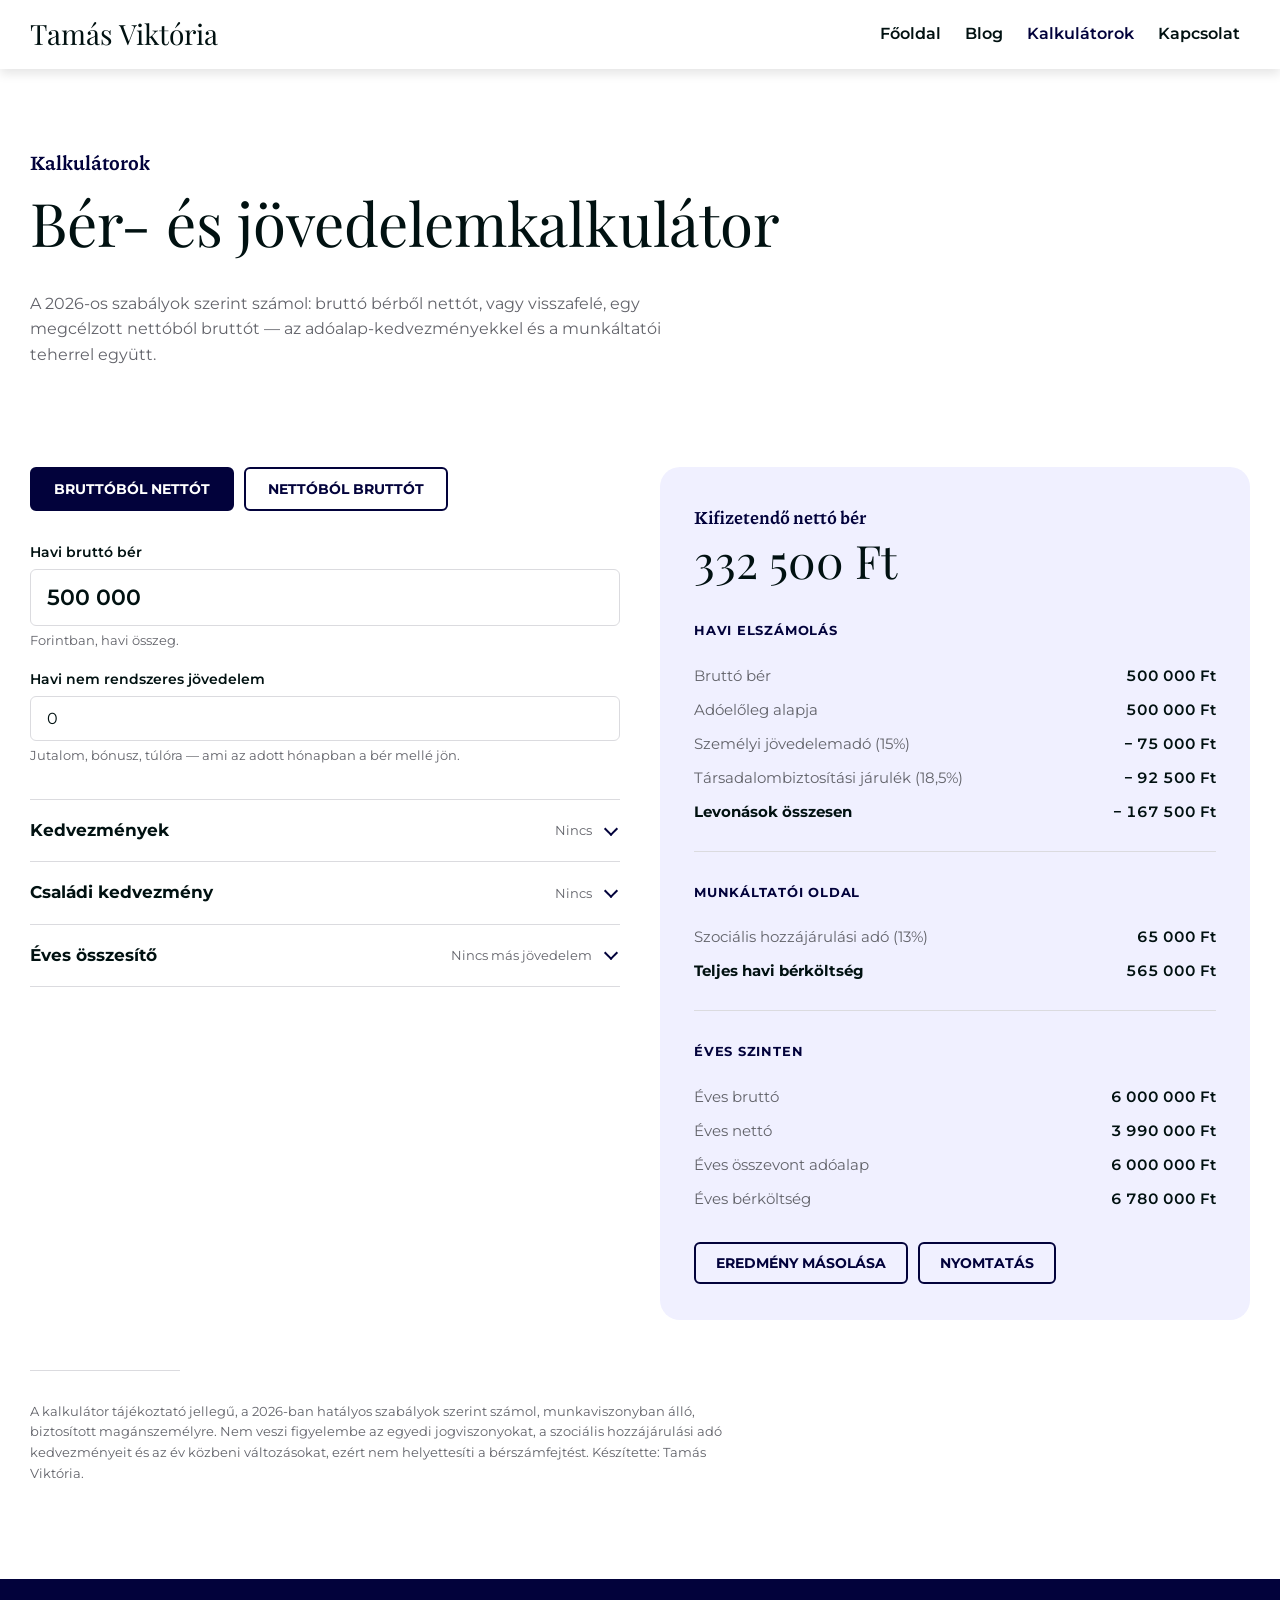
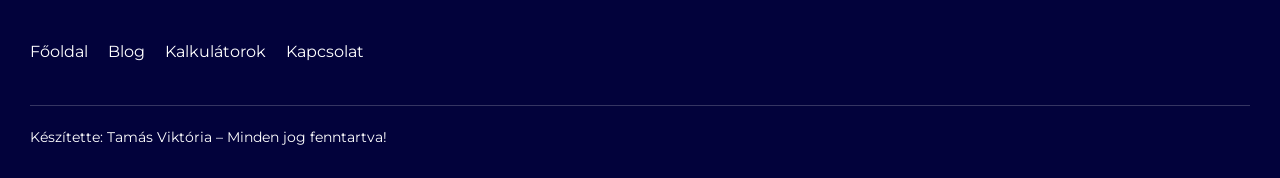
<file: ber-kalkulator/index.html>
<!doctype html>
<html lang="hu">
<head>
<meta charset="utf-8">
<meta name="viewport" content="width=device-width, initial-scale=1">
<title>Bér- és jövedelemkalkulátor 2026 – Tamás Viktória</title>
<meta name="description" content="Bruttó bérből nettó, nettóból bruttó és teljes bérköltség a 2026-os magyar szabályok szerint, minden adóalap-kedvezménnyel.">
<link rel="preconnect" href="https://fonts.googleapis.com">
<link rel="preconnect" href="https://fonts.gstatic.com" crossorigin>
<link href="https://fonts.googleapis.com/css2?family=Playfair+Display:wght@400;500&family=Montserrat:wght@400;600;700&family=Piazzolla:wght@400;700&display=swap&subset=latin-ext" rel="stylesheet">
<link rel="stylesheet" href="../assets/viktoriawp.css">
<style>
  /* ---------- A kalkulátor saját elemei ---------- */

  .kalk-lead { max-width: 60ch; }

  .kalk-munkaterulet {
    display: grid;
    gap: 40px;
    grid-template-columns: minmax(0, 1fr) minmax(0, 1fr);
    align-items: start;
  }

  /* A töréspont azért 780px és nem 900, mert a honlap bejegyzéssávja 832px széles: ott is
     kétoszlopos elrendezést akarunk. A 780–1023px sávban szűkebb margó és kisebb betű kell
     hozzá — lásd lentebb. */
  @media (max-width: 779px) {
    .kalk-munkaterulet { grid-template-columns: minmax(0, 1fr); gap: 30px; }
  }

  /* Iránykapcsoló */
  .kalk-irany { display: flex; flex-wrap: wrap; gap: 10px; margin-bottom: 30px; }
  .kalk-irany .vwp-btn { padding: 13px 22px; }

  /* Mezőcsoportok */
  .kalk-mezok { display: grid; gap: 18px; }
  .kalk-mezok--parban { grid-template-columns: repeat(auto-fit, minmax(160px, 1fr)); }

  .kalk-sug {
    display: block;
    margin-top: 5px;
    font-size: 13px;
    line-height: 1.45;
    color: var(--vwp-text);
  }

  .kalk-input--fo { font-size: 22px; font-weight: 600; padding: 14px 16px; }

  /* Jelölőnégyzetek */
  .kalk-kapcsolo { display: flex; gap: 11px; align-items: flex-start; }
  .kalk-kapcsolo input { margin: 4px 0 0; width: 18px; height: 18px; accent-color: var(--vwp-primary); flex: none; }
  .kalk-kapcsolo label { font-size: 15px; font-weight: 600; color: var(--vwp-ink); cursor: pointer; }

  /* ---------- Összecsukható szakaszok ----------
     A becsukott szakasz helyet spórol, de nem rejthet el információt: a fejléc mindig
     kiírja az aktuális beállítást. */

  .kalk-szakasz { border-top: 1px solid var(--vwp-border); }
  .kalk-szakasz:last-of-type { border-bottom: 1px solid var(--vwp-border); }

  .kalk-szakasz > summary {
    display: flex;
    align-items: center;
    gap: 8px 14px;
    flex-wrap: wrap;
    padding: 17px 4px 17px 0;
    cursor: pointer;
    list-style: none;
    font-size: 17px;
    font-weight: 700;
    color: var(--vwp-ink);
  }
  .kalk-szakasz > summary::-webkit-details-marker { display: none; }
  .kalk-szakasz > summary:focus-visible { outline: 2px solid var(--vwp-primary); outline-offset: 3px; }

  /* A `min-width: 0` nem elhagyható: a flex elemek alapértelmezett `min-width: auto`-ja
     miatt az állapotszöveg nem tudna a tartalmánál keskenyebbre tördelődni, és keskeny
     kijelzőn kilógna a fejlécből. */
  .kalk-szakasz__allapot {
    margin-left: auto;
    min-width: 0;
    font-size: 13px;
    font-weight: 400;
    color: var(--vwp-text);
    text-align: right;
  }

  /* Nyíl vonalakból, nem betűből: így nem múlik a betűkészlet jelkészletén. */
  .kalk-szakasz > summary::after {
    content: '';
    flex: none;
    box-sizing: content-box;
    width: 8px;
    height: 8px;
    border-right: 2px solid var(--vwp-primary);
    border-bottom: 2px solid var(--vwp-primary);
    transform: translateY(-2px) rotate(45deg);
    transition: transform .15s ease;
  }
  .kalk-szakasz[open] > summary::after { transform: translateY(2px) rotate(-135deg); }

  .kalk-szakasz__tartalom { padding-bottom: 26px; }

  /* ---------- Eredménykártya ---------- */

  .kalk-eredmeny {
    background: var(--vwp-lavender);
    border-radius: var(--vwp-radius-card);
    padding: 36px 34px;
    position: sticky;
    top: 90px;
  }
  @media (max-width: 779px) { .kalk-eredmeny { position: static; padding: 28px 24px; } }

  .kalk-fooszeg__cimke {
    font-family: var(--vwp-font-accent);
    font-size: 18px;
    font-weight: 700;
    color: var(--vwp-primary);
  }
  .kalk-fooszeg__ertek {
    font-family: var(--vwp-font-display);
    font-size: 46px;
    line-height: 1.15;
    color: var(--vwp-ink);
    font-variant-numeric: tabular-nums;
    margin: 2px 0 0;
  }
  @media (max-width: 480px) { .kalk-fooszeg__ertek { font-size: 34px; } }

  .kalk-tetelek { margin: 26px 0 0; }
  .kalk-tetelek h3 {
    font-family: var(--vwp-font-body);
    font-size: 13px;
    font-weight: 700;
    letter-spacing: .06em;
    text-transform: uppercase;
    color: var(--vwp-primary);
    margin: 0 0 10px;
  }
  .kalk-tetelek + .kalk-tetelek { border-top: 1px solid var(--vwp-border); padding-top: 22px; margin-top: 22px; }

  .kalk-sor {
    display: flex;
    justify-content: space-between;
    gap: 16px;
    padding: 5px 0;
    font-size: 15px;
  }
  /* A `display: flex` erősebb a böngésző `[hidden]`-szabályánál, ezért a rejtett sort külön
     el kell tüntetni — különben a „0 Ft"-os sorok is látszanának. */
  .kalk-sor[hidden] { display: none; }
  .kalk-sor span:last-child { font-variant-numeric: tabular-nums; white-space: nowrap; font-weight: 600; color: var(--vwp-ink); }
  .kalk-sor--kiemelt { font-weight: 700; }
  .kalk-sor--kiemelt span:first-child { color: var(--vwp-ink); }
  .kalk-sor--halvany span { color: var(--vwp-text); font-weight: 400; }

  .kalk-megjegyzes {
    margin: 22px 0 0;
    padding: 14px 16px;
    background: #fff;
    border-radius: var(--vwp-radius-btn);
    font-size: 14px;
    line-height: 1.5;
  }
  .kalk-megjegyzes strong { color: var(--vwp-primary); }
  .kalk-megjegyzes:empty { display: none; }

  .kalk-muveletek { display: flex; flex-wrap: wrap; gap: 10px; margin-top: 26px; }
  .kalk-muveletek .vwp-btn { padding: 12px 20px; }

  .kalk-jogi { font-size: 13px; line-height: 1.6; color: var(--vwp-text); max-width: 80ch; }

  /* Szűk kétoszlopos sáv: a honlapba ágyazva ~376px jut egy oszlopra. Szűkebb belső margóval
     és egy fokkal kisebb betűvel kevesebb tételnév törik két sorba. A blokknak a fenti
     alapértékek UTÁN kell állnia, különben azok írnák felül (a médialekérdezés nem növeli
     a specifikusságot). */
  @media (min-width: 780px) and (max-width: 1023px) {
    .kalk-munkaterulet { gap: 26px; }
    .kalk-eredmeny { padding: 28px 22px; }
    .kalk-fooszeg__cimke { font-size: 16px; }
    .kalk-fooszeg__ertek { font-size: 36px; }
    .kalk-tetelek h3 { font-size: 12px; }
    .kalk-sor { font-size: 14px; }
  }

  /* ---------- Beágyazott (?embed=1) mód ---------- */

  .beagyazva .kalk-csak-onalloan { display: none; }
  .beagyazva body { background: transparent; padding-bottom: 8px; }
  .beagyazva .kalk-fo { padding-block: 0; }
  .beagyazva .kalk-eredmeny { top: 10px; }

  /* ---------- Nyomtatás ---------- */

  @media print {
    .vwp-header, .vwp-footer, .kalk-muveletek, .kalk-irany { display: none !important; }
    .kalk-munkaterulet { grid-template-columns: 1fr; }
    .kalk-eredmeny { position: static; background: #fff; border: 1px solid var(--vwp-border); }
    .vwp-section { padding-block: 0; }
    a { text-decoration: none; }
  }
</style>
</head>
<body>

<header class="vwp-header kalk-csak-onalloan">
  <div class="vwp-header__inner">
    <a class="vwp-logo" href="https://viktoriawp.eu/">Tamás Viktória</a>
    <nav class="vwp-nav">
      <a href="https://viktoriawp.eu/">Főoldal</a>
      <a href="https://viktoriawp.eu/blog/">Blog</a>
      <a href="../" aria-current="page">Kalkulátorok</a>
      <a href="https://viktoriawp.eu/kapcsolat/">Kapcsolat</a>
    </nav>
  </div>
</header>

<section class="vwp-section kalk-csak-onalloan" style="padding-bottom:0;">
  <div class="vwp-container">
    <span class="vwp-eyebrow">Kalkulátorok</span>
    <h1>Bér- és jövedelemkalkulátor</h1>
    <p class="kalk-lead">
      A 2026-os szabályok szerint számol: bruttó bérből nettót, vagy visszafelé, egy megcélzott
      nettóból bruttót — az adóalap-kedvezményekkel és a munkáltatói teherrel együtt.
    </p>
  </div>
</section>

<section class="vwp-section kalk-fo">
  <div class="vwp-container">
    <div class="kalk-munkaterulet">

      <!-- ---------------- Űrlap ---------------- -->
      <form id="urlap" autocomplete="off">

        <div class="kalk-irany" role="group" aria-label="Számítás iránya">
          <button type="button" class="vwp-btn" data-irany="brutto" aria-pressed="true">Bruttóból nettót</button>
          <button type="button" class="vwp-btn vwp-btn--outline" data-irany="netto" aria-pressed="false">Nettóból bruttót</button>
        </div>

        <div class="kalk-mezok">
          <div>
            <label class="vwp-label" for="fooszeg" id="fooszegCimke">Havi bruttó bér</label>
            <input class="vwp-input kalk-input--fo" id="fooszeg" name="fooszeg" type="text"
                   inputmode="numeric" value="500 000" aria-describedby="fooszegSug">
            <span class="kalk-sug" id="fooszegSug">Forintban, havi összeg.</span>
          </div>

          <div id="nemRendszeresMezo">
            <label class="vwp-label" for="nemRendszeres">Havi nem rendszeres jövedelem</label>
            <input class="vwp-input" id="nemRendszeres" name="nemRendszeres" type="text"
                   inputmode="numeric" value="0" aria-describedby="nemRendszeresSug">
            <span class="kalk-sug" id="nemRendszeresSug">Jutalom, bónusz, túlóra — ami az adott hónapban a bér mellé jön.</span>
          </div>
        </div>

        <details class="kalk-szakasz" id="kedvezmenySzakasz" style="margin-top:34px;">
          <summary>
            <span>Kedvezmények</span>
            <span class="kalk-szakasz__allapot" id="kedvezmenyAllapot">Nincs</span>
          </summary>

          <div class="kalk-mezok kalk-szakasz__tartalom">
            <div>
              <label class="vwp-label" for="anyak">Anyák kedvezménye</label>
              <select class="vwp-select" id="anyak" name="anyak">
                <option value="nincs" selected>Nem veszem igénybe</option>
                <option value="netak">Négy vagy több gyermeket nevelő anya (NÉTAK)</option>
                <option value="harom">Három gyermeket nevelő anya</option>
                <option value="ketto">Két gyermeket nevelő anya (2026-ban 40 év alatt)</option>
                <option value="anya30">30 év alatti anya</option>
              </select>
              <span class="kalk-sug">
                A NÉTAK és a két-, illetve háromgyermekes kedvezmény a teljes munkajövedelmet mentesíti
                az szja alól. A 30 év alatti anyák kedvezménye havi 715 765 Ft-ig jár.
              </span>
            </div>

            <div class="kalk-kapcsolo">
              <input type="checkbox" id="fiatal25" name="fiatal25">
              <label for="fiatal25">25 év alatti fiatalok kedvezménye
                <span class="kalk-sug">Havi 715 765 Ft-ig mentes az szja alól.</span>
              </label>
            </div>

            <div class="kalk-kapcsolo">
              <input type="checkbox" id="szemelyi" name="szemelyi">
              <label for="szemelyi">Személyi kedvezmény
                <span class="kalk-sug">Súlyos fogyatékosság vagy tartós betegség esetén: havi 107 600 Ft adóalap-kedvezmény.</span>
              </label>
            </div>

            <div class="kalk-kapcsolo">
              <input type="checkbox" id="elsoHazas" name="elsoHazas">
              <label for="elsoHazas">Első házasok kedvezménye
                <span class="kalk-sug">A házasságkötést követő 24 hónapban: havi 33 335 Ft adóalap-kedvezmény.</span>
              </label>
            </div>
          </div>
        </details>

        <details class="kalk-szakasz" id="csaladiSzakasz">
          <summary>
            <span>Családi kedvezmény</span>
            <span class="kalk-szakasz__allapot" id="csaladiAllapot">Nincs</span>
          </summary>

          <div class="kalk-mezok kalk-mezok--parban">
            <div>
              <label class="vwp-label" for="kedvezmenyezett">Kedvezményezett eltartott</label>
              <input class="vwp-input" id="kedvezmenyezett" name="kedvezmenyezett" type="number" min="0" max="20" step="1" value="0">
              <span class="kalk-sug">Akik után a kedvezmény ténylegesen jár.</span>
            </div>
            <div>
              <label class="vwp-label" for="eltartott">Eltartott összesen</label>
              <input class="vwp-input" id="eltartott" name="eltartott" type="number" min="0" max="20" step="1" value="0">
              <span class="kalk-sug">A kedvezményezettekkel együtt — ez dönti el a kedvezmény sávját.</span>
            </div>
            <div>
              <label class="vwp-label" for="beteg">Ebből tartósan beteg</label>
              <input class="vwp-input" id="beteg" name="beteg" type="number" min="0" max="20" step="1" value="0">
              <span class="kalk-sug">Tartósan beteg vagy súlyosan fogyatékos kedvezményezett eltartott.</span>
            </div>
          </div>

          <div class="kalk-mezok kalk-szakasz__tartalom" style="margin-top:18px;">
            <div class="kalk-kapcsolo">
              <input type="checkbox" id="megosztas" name="megosztas">
              <label for="megosztas">Megosztva érvényesítem
                <span class="kalk-sug">Ha a kedvezményt a házastárssal vagy élettárssal osztjátok meg, add meg a rád eső havi összeget.</span>
              </label>
            </div>
            <div id="megosztasMezo" hidden>
              <label class="vwp-label" for="csaladiOsszeg">Az általam érvényesített családi kedvezmény</label>
              <input class="vwp-input" id="csaladiOsszeg" name="csaladiOsszeg" type="text" inputmode="numeric" value="0">
              <span class="kalk-sug" id="csaladiSug"></span>
            </div>
          </div>
        </details>

        <details class="kalk-szakasz" id="masJovedelemSzakasz">
          <summary>
            <span>Éves összesítő</span>
            <span class="kalk-szakasz__allapot" id="masJovedelemAllapot">Nincs más jövedelem</span>
          </summary>
          <div class="kalk-mezok kalk-szakasz__tartalom">
            <div>
              <label class="vwp-label" for="masJovedelem">Éves, mástól kapott jövedelem</label>
              <input class="vwp-input" id="masJovedelem" name="masJovedelem" type="text" inputmode="numeric" value="0">
              <span class="kalk-sug">Más kifizetőtől származó éves összevont jövedelem. Csak az éves adóalap sorát mozgatja.</span>
            </div>
          </div>
        </details>
      </form>

      <!-- ---------------- Eredmény ---------------- -->
      <div class="kalk-eredmeny" id="eredmeny" aria-live="polite">
        <div class="kalk-fooszeg">
          <span class="kalk-fooszeg__cimke" id="fooEredmenyCimke">Kifizetendő nettó bér</span>
          <p class="kalk-fooszeg__ertek" id="fooEredmeny">–</p>
        </div>

        <div class="kalk-tetelek">
          <h3>Havi elszámolás</h3>
          <div class="kalk-sor"><span>Bruttó bér</span><span id="sorBrutto">–</span></div>
          <div class="kalk-sor kalk-sor--halvany"><span>Adóelőleg alapja</span><span id="sorAdoalap">–</span></div>
          <div class="kalk-sor"><span>Személyi jövedelemadó (15%)</span><span id="sorSzja">–</span></div>
          <div class="kalk-sor"><span>Társadalombiztosítási járulék (18,5%)</span><span id="sorTb">–</span></div>
          <div class="kalk-sor kalk-sor--halvany" id="sorCsjSor"><span>Családi járulékkedvezmény</span><span id="sorCsj">–</span></div>
          <div class="kalk-sor kalk-sor--kiemelt"><span>Levonások összesen</span><span id="sorLevonas">–</span></div>
        </div>

        <div class="kalk-tetelek">
          <h3>Munkáltatói oldal</h3>
          <div class="kalk-sor"><span>Szociális hozzájárulási adó (13%)</span><span id="sorSzocho">–</span></div>
          <div class="kalk-sor kalk-sor--kiemelt"><span>Teljes havi bérköltség</span><span id="sorBerkoltseg">–</span></div>
        </div>

        <div class="kalk-tetelek">
          <h3>Éves szinten</h3>
          <div class="kalk-sor"><span>Éves bruttó</span><span id="sorEvesBrutto">–</span></div>
          <div class="kalk-sor"><span>Éves nettó</span><span id="sorEvesNetto">–</span></div>
          <div class="kalk-sor kalk-sor--halvany"><span>Éves összevont adóalap</span><span id="sorEvesAdoalap">–</span></div>
          <div class="kalk-sor kalk-sor--halvany"><span>Éves bérköltség</span><span id="sorEvesBerkoltseg">–</span></div>
        </div>

        <div class="kalk-megjegyzes" id="megjegyzes"></div>

        <div class="kalk-muveletek">
          <button type="button" class="vwp-btn vwp-btn--outline" id="masol">Eredmény másolása</button>
          <button type="button" class="vwp-btn vwp-btn--outline" id="nyomtat">Nyomtatás</button>
        </div>
      </div>

    </div>

    <hr class="vwp-divider" style="margin-top:50px;">
    <p class="kalk-jogi">
      A kalkulátor tájékoztató jellegű, a 2026-ban hatályos szabályok szerint számol, munkaviszonyban
      álló, biztosított magánszemélyre. Nem veszi figyelembe az egyedi jogviszonyokat, a szociális
      hozzájárulási adó kedvezményeit és az év közbeni változásokat, ezért nem helyettesíti a
      bérszámfejtést. Készítette: Tamás Viktória.
    </p>
  </div>
</section>

<footer class="vwp-footer kalk-csak-onalloan">
  <div class="vwp-container">
    <div style="display:flex;flex-wrap:wrap;gap:30px;justify-content:space-between;">
      <nav style="display:flex;gap:20px;flex-wrap:wrap;">
        <a href="https://viktoriawp.eu/">Főoldal</a>
        <a href="https://viktoriawp.eu/blog/">Blog</a>
        <a href="../">Kalkulátorok</a>
        <a href="https://viktoriawp.eu/kapcsolat/">Kapcsolat</a>
      </nav>
    </div>
    <div class="vwp-footer__bottom">
      <span>Készítette: Tamás Viktória – Minden jog fenntartva!</span>
    </div>
  </div>
</footer>

<script src="../assets/szja2026.js"></script>
<script>
(function () {
  'use strict';

  var beagyazva = new URLSearchParams(location.search).get('embed') === '1';
  if (beagyazva) document.documentElement.classList.add('beagyazva');

  var E = function (id) { return document.getElementById(id); };

  var irany = 'brutto';

  /* ---------- Formázás ---------- */

  function ft(n) {
    return szamKent(Math.round(n)) + ' Ft';
  }

  function szamKent(n) {
    return String(Math.round(n)).replace(/\B(?=(\d{3})+(?!\d))/g, ' ');
  }

  function ertek(mezo) {
    var tiszta = String(mezo.value).replace(/[^\d]/g, '');
    return tiszta === '' ? 0 : parseInt(tiszta, 10);
  }

  /* Ezres tagolás gépelés közben, a kurzor helyének megőrzésével. */
  function tagol(mezo) {
    var elotteSzamjegy = String(mezo.value).slice(0, mezo.selectionStart || 0).replace(/[^\d]/g, '').length;
    var szam = ertek(mezo);
    mezo.value = szamKent(szam);
    var uj = 0, latott = 0;
    while (uj < mezo.value.length && latott < elotteSzamjegy) {
      if (/\d/.test(mezo.value[uj])) latott++;
      uj++;
    }
    if (mezo === document.activeElement) mezo.setSelectionRange(uj, uj);
  }

  var penzMezok = ['fooszeg', 'nemRendszeres', 'csaladiOsszeg', 'masJovedelem'];

  /* ---------- Bemenet összeállítása ---------- */

  function bemenet() {
    var kedvezmenyezett = Math.max(0, parseInt(E('kedvezmenyezett').value, 10) || 0);
    var eltartott = Math.max(0, parseInt(E('eltartott').value, 10) || 0);
    var beteg = Math.max(0, parseInt(E('beteg').value, 10) || 0);

    return {
      brutto: 0,
      masJovedelem: ertek(E('masJovedelem')),
      anyakKedvezmenye: E('anyak').value,
      fiatal25: E('fiatal25').checked,
      szemelyi: E('szemelyi').checked,
      elsoHazas: E('elsoHazas').checked,
      kedvezmenyezettEltartott: kedvezmenyezett,
      eltartott: Math.max(eltartott, kedvezmenyezett),
      betegEltartott: Math.min(beteg, kedvezmenyezett),
      csaladiIgenybevett: E('megosztas').checked ? ertek(E('csaladiOsszeg')) : null
    };
  }

  /* ---------- Számítás és kiírás ---------- */

  function frissit() {
    var be = bemenet();
    var eredmeny;

    if (irany === 'netto') {
      eredmeny = SZJA2026.bruttoNettobol(ertek(E('fooszeg')), be);
    } else {
      be.brutto = ertek(E('fooszeg')) + ertek(E('nemRendszeres'));
      eredmeny = SZJA2026.szamol(be);
    }

    E('fooEredmeny').textContent = ft(irany === 'netto' ? eredmeny.brutto : eredmeny.netto);
    E('fooEredmenyCimke').textContent = irany === 'netto' ? 'Szükséges bruttó bér' : 'Kifizetendő nettó bér';

    E('sorBrutto').textContent = ft(eredmeny.brutto);
    E('sorAdoalap').textContent = ft(eredmeny.adoelolegAlapja);
    E('sorSzja').textContent = '− ' + ft(eredmeny.szja);
    E('sorTb').textContent = '− ' + ft(eredmeny.tbJarulek);
    E('sorCsj').textContent = '+ ' + ft(eredmeny.csaladiJarulekkedvezmeny);
    E('sorCsjSor').hidden = eredmeny.csaladiJarulekkedvezmeny === 0;
    E('sorLevonas').textContent = '− ' + ft(eredmeny.levonasok);

    E('sorSzocho').textContent = ft(eredmeny.szocho);
    E('sorBerkoltseg').textContent = ft(eredmeny.berkoltseg);

    E('sorEvesBrutto').textContent = ft(eredmeny.eves.brutto);
    E('sorEvesNetto').textContent = ft(eredmeny.eves.netto);
    E('sorEvesAdoalap').textContent = ft(eredmeny.eves.adoalap);
    E('sorEvesBerkoltseg').textContent = ft(eredmeny.eves.berkoltseg);

    E('csaladiSug').textContent = 'Igénybe vehető havi keret: ' + ft(eredmeny.csaladi.igenybeveheto) + '.';

    megjegyzes(be, eredmeny);
    szakaszAllapotok(be);
    magassagotKuld();
  }

  /* ---------- A szakaszok fejlécében látszó állapot ----------
     Enélkül a becsukott szakasz elrejtené a beállítást, és valaki úgy kaphatna más
     eredményt, hogy észre sem veszi, hogy ott volt egy választás. */

  function szakaszAllapotok(be) {
    var kedvezmenyek = [];
    if (be.anyakKedvezmenye !== 'nincs') {
      kedvezmenyek.push(be.anyakKedvezmenye === 'anya30' ? '30 év alatti anya' : 'anyák kedvezménye');
    }
    if (be.fiatal25) kedvezmenyek.push('25 év alattiak');
    if (be.szemelyi) kedvezmenyek.push('személyi');
    if (be.elsoHazas) kedvezmenyek.push('első házasok');
    E('kedvezmenyAllapot').textContent = kedvezmenyek.length ? kedvezmenyek.join(', ') : 'Nincs';

    if (be.kedvezmenyezettEltartott === 0) {
      E('csaladiAllapot').textContent = 'Nincs';
    } else {
      var csaladi = be.kedvezmenyezettEltartott + ' kedvezményezett eltartott';
      if (be.csaladiIgenybevett !== null) csaladi += ', megosztva';
      E('csaladiAllapot').textContent = csaladi;
    }

    E('masJovedelemAllapot').textContent = be.masJovedelem > 0
      ? 'Más jövedelem: ' + ft(be.masJovedelem)
      : 'Nincs más jövedelem';
  }

  function megjegyzes(be, eredmeny) {
    var doboz = E('megjegyzes');
    var darabok = [];

    var nelkul = SZJA2026.kedvezmenyNelkul({ brutto: eredmeny.brutto });
    var nyereseg = eredmeny.netto - nelkul.netto;
    if (nyereseg > 0) {
      darabok.push('A kedvezmények havonta <strong>' + ft(nyereseg) + '</strong>-tal növelik a nettó bért, ' +
                   'éves szinten <strong>' + ft(nyereseg * 12) + '</strong>-tal.');
    }

    var elveszett = eredmeny.kedvezmenyek.reduce(function (osszeg, tetel) { return osszeg + tetel.elveszett; }, 0);
    if (elveszett > 0) {
      darabok.push('A jövedelem nem nyeli el a kedvezmények teljes összegét: havi ' + ft(elveszett) +
                   ' adóalap-kedvezmény kihasználatlan marad.');
    }

    if (eredmeny.csaladi.maradek > 0 && eredmeny.csaladiJarulekkedvezmeny < Math.round(eredmeny.csaladi.maradek * 0.15)) {
      darabok.push('A családi kedvezményből a járulék erejéig érvényesíthető rész is elfogyott — ' +
                   'a fennmaradó összeg ebben a hónapban nem használható fel.');
    }

    doboz.innerHTML = darabok.join(' ');
  }

  /* ---------- Irányváltás ---------- */

  function iranyt(uj) {
    irany = uj;
    Array.prototype.forEach.call(document.querySelectorAll('[data-irany]'), function (gomb) {
      var aktiv = gomb.dataset.irany === uj;
      gomb.setAttribute('aria-pressed', aktiv ? 'true' : 'false');
      gomb.classList.toggle('vwp-btn--outline', !aktiv);
    });

    E('fooszegCimke').textContent = uj === 'netto' ? 'Kívánt havi nettó bér' : 'Havi bruttó bér';
    E('fooszegSug').textContent = uj === 'netto'
      ? 'Forintban, havi kifizetendő összeg — ebből számoljuk vissza a bruttót.'
      : 'Forintban, havi összeg.';
    E('nemRendszeresMezo').hidden = uj === 'netto';

    frissit();
  }

  /* ---------- Vágólap ---------- */

  function osszefoglalo() {
    var sorok = [];
    document.querySelectorAll('.kalk-tetelek').forEach(function (blokk) {
      if (blokk.hidden) return;
      sorok.push('');
      sorok.push(blokk.querySelector('h3').textContent.toUpperCase());
      blokk.querySelectorAll('.kalk-sor').forEach(function (sor) {
        if (sor.hidden) return;
        var cimke = sor.children[0].textContent;
        var ertek = sor.children[1].textContent;
        sorok.push(cimke + ': ' + ertek);
      });
    });
    return 'Bér- és jövedelemkalkulátor 2026\n' +
      E('fooEredmenyCimke').textContent + ': ' + E('fooEredmeny').textContent + '\n' +
      sorok.join('\n') + '\n\nA számítás tájékoztató jellegű.';
  }

  /* ---------- Beágyazott mód: magasság a szülő oldalnak ---------- */

  var utolsoMagassag = 0;
  var magassagFigyelo = null;

  /* A `documentElement.scrollHeight` sosem kisebb az iframe belmagasságánál, ezért ha egyszer
     túl nagy értéket küldünk, az beragad: a szülő megnöveli a keretet, mi meg már a megnövelt
     keretet mérjük vissza. A `body` magassága viszont a tartalmat követi, tehát vissza is tud
     zsugorodni. */
  function magassagotKuld() {
    if (!beagyazva || !window.parent || window.parent === window) return;
    var magassag = Math.ceil(document.body.getBoundingClientRect().height);
    if (magassag === utolsoMagassag || magassag === 0) return;
    utolsoMagassag = magassag;
    window.parent.postMessage({ tipus: 'kalkulator-magassag', magassag: magassag }, '*');
  }

  /* ---------- Bekötés ---------- */

  penzMezok.forEach(function (id) {
    var mezo = E(id);
    tagol(mezo);
    mezo.addEventListener('input', function () { tagol(mezo); frissit(); });
  });

  ['anyak', 'fiatal25', 'szemelyi', 'elsoHazas', 'kedvezmenyezett', 'eltartott', 'beteg'].forEach(function (id) {
    E(id).addEventListener('input', frissit);
    E(id).addEventListener('change', frissit);
  });

  E('megosztas').addEventListener('change', function () {
    E('megosztasMezo').hidden = !this.checked;
    frissit();
  });

  document.querySelectorAll('[data-irany]').forEach(function (gomb) {
    gomb.addEventListener('click', function () { iranyt(gomb.dataset.irany); });
  });

  /* Minden szakasz nyitása-csukása megváltoztatja a lap magasságát. */
  document.querySelectorAll('details').forEach(function (szakasz) {
    szakasz.addEventListener('toggle', magassagotKuld);
  });

  /* Nyomtatáskor minden szakasz nyitva legyen, különben a beállítások lemaradnának a
     papírról. Utána visszaáll az eredeti állapot. */
  var nyomtatasElott = null;
  window.addEventListener('beforeprint', function () {
    nyomtatasElott = [];
    document.querySelectorAll('details').forEach(function (szakasz) {
      nyomtatasElott.push([szakasz, szakasz.open]);
      szakasz.open = true;
    });
  });
  window.addEventListener('afterprint', function () {
    if (!nyomtatasElott) return;
    nyomtatasElott.forEach(function (par) { par[0].open = par[1]; });
    nyomtatasElott = null;
  });

  E('nyomtat').addEventListener('click', function () { window.print(); });

  E('masol').addEventListener('click', function () {
    var gomb = this;
    var eredetiSzoveg = gomb.textContent;
    navigator.clipboard.writeText(osszefoglalo()).then(function () {
      gomb.textContent = 'Vágólapra másolva';
      setTimeout(function () { gomb.textContent = eredetiSzoveg; }, 2000);
    }, function () {
      gomb.textContent = 'Nem sikerült';
      setTimeout(function () { gomb.textContent = eredetiSzoveg; }, 2000);
    });
  });

  window.addEventListener('resize', magassagotKuld);

  /* A tartalom magassága a keret szélességétől és a betöltött betűktől is függ, nem csak az
     ablak méretétől. A ResizeObserver ezt elvileg elkapja, de a gyakorlatban nem mindig
     jelez, ha az iframe-et kívülről méretezik át — ezért mellé megy egy másodpercenkénti
     ellenőrzés is. Üzenet csak akkor megy, ha a magasság tényleg változott. */
  if (beagyazva) {
    if (window.ResizeObserver) {
      magassagFigyelo = new ResizeObserver(magassagotKuld);
      magassagFigyelo.observe(document.body);
    }
    if (document.fonts && document.fonts.ready) document.fonts.ready.then(magassagotKuld);
    setInterval(magassagotKuld, 1000);
  }

  frissit();
})();
</script>

</body>
</html>
</file>
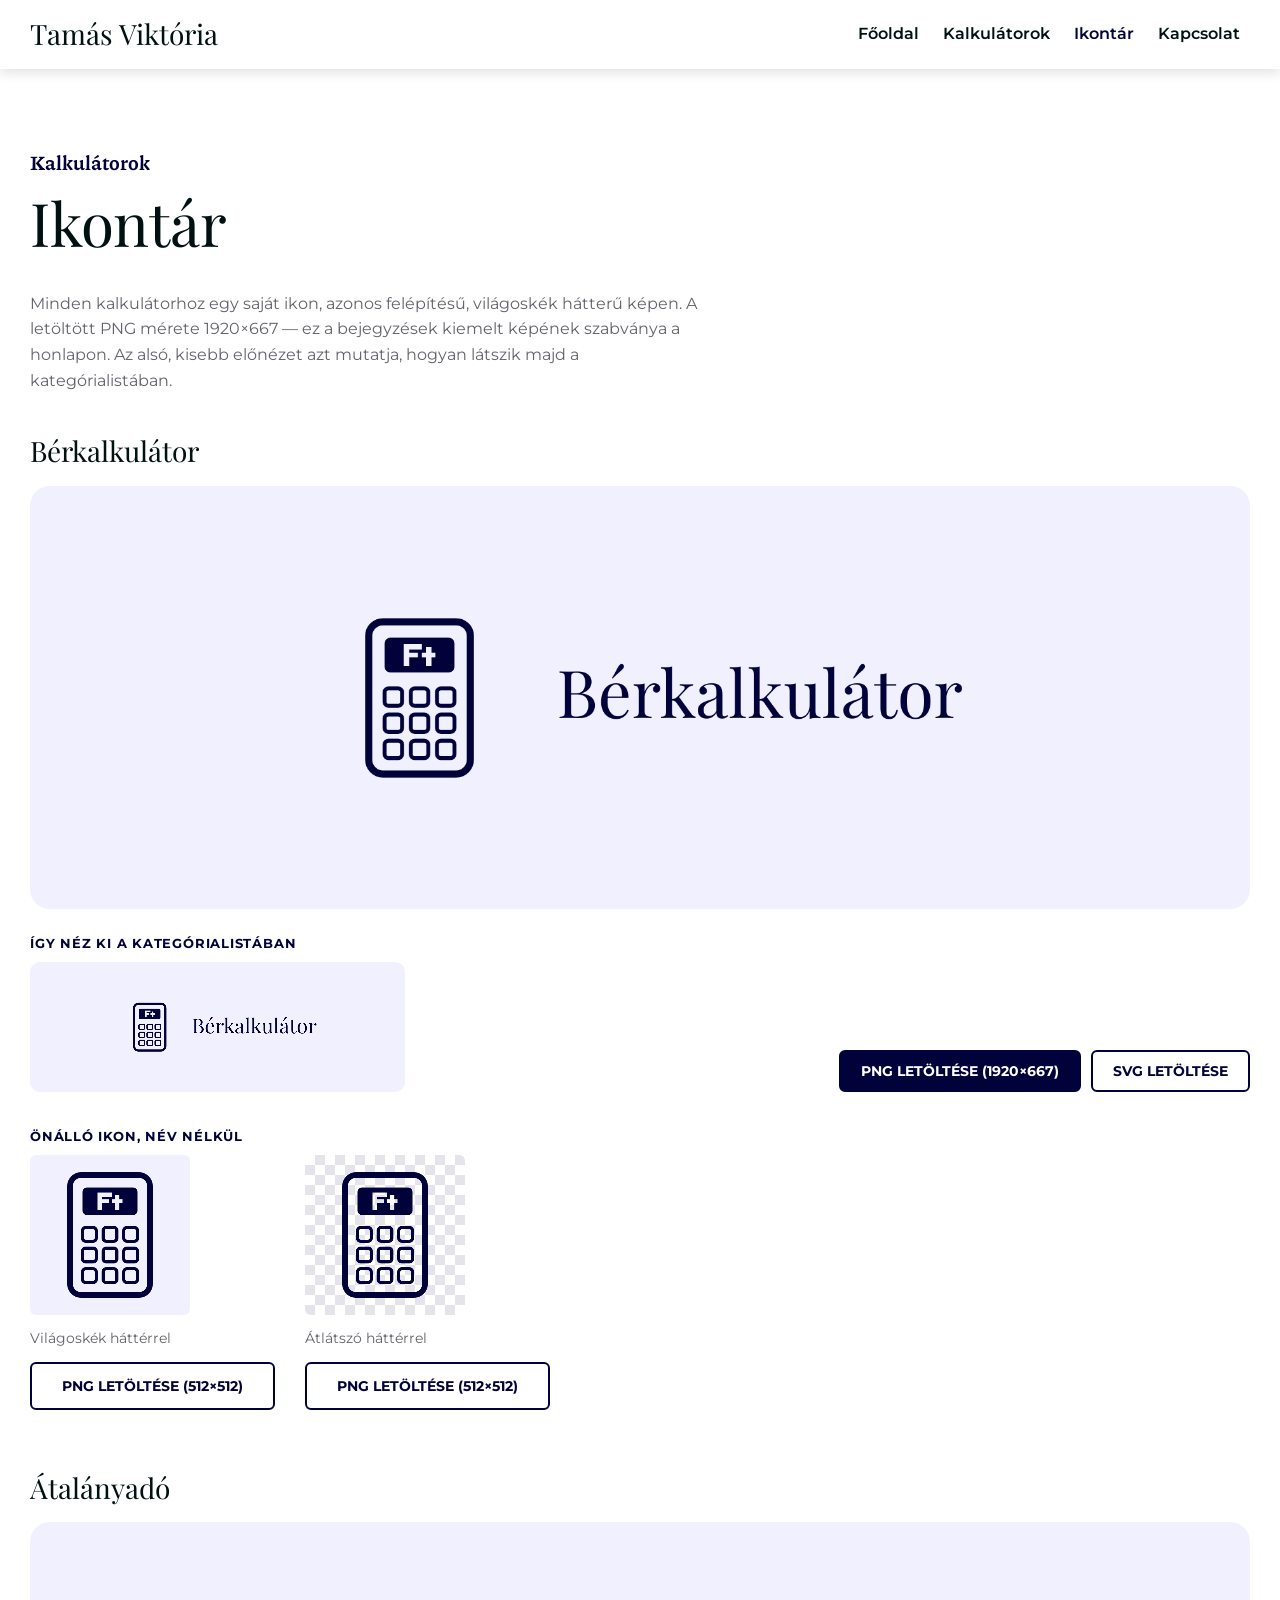
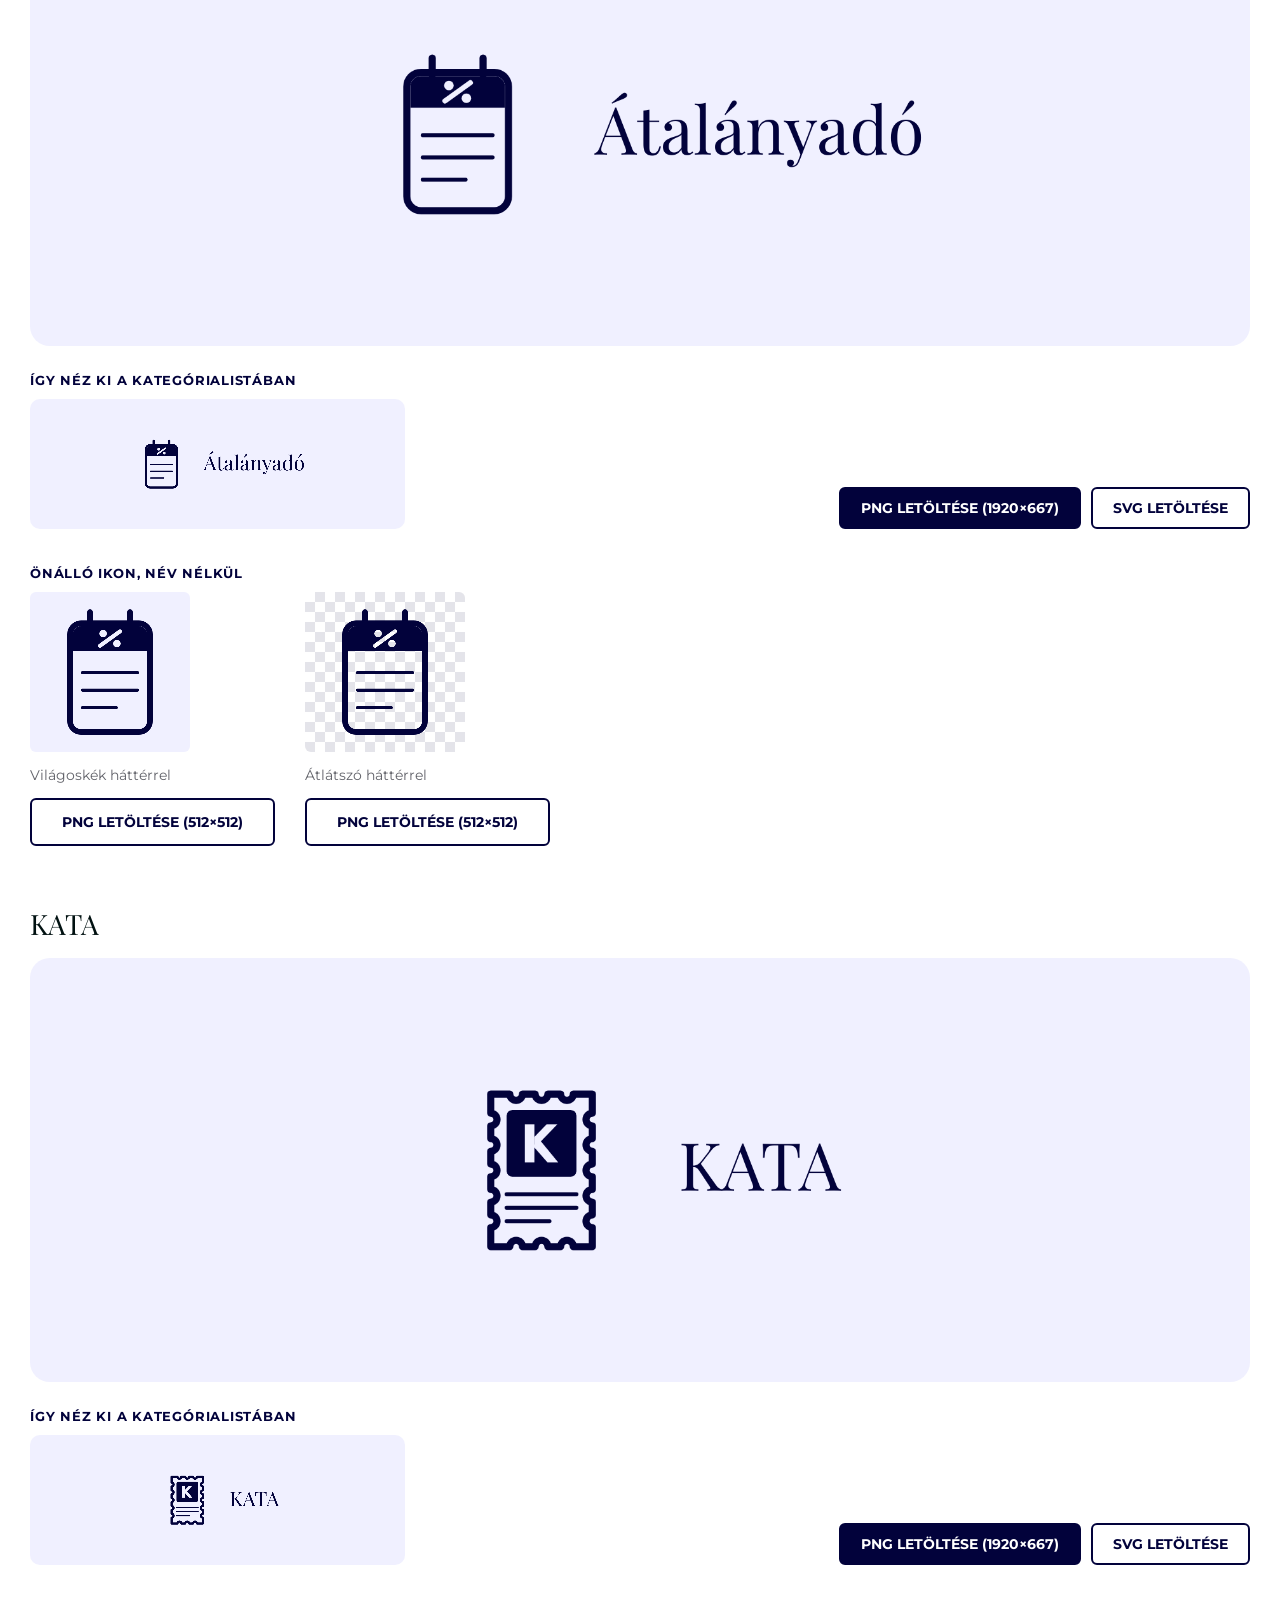
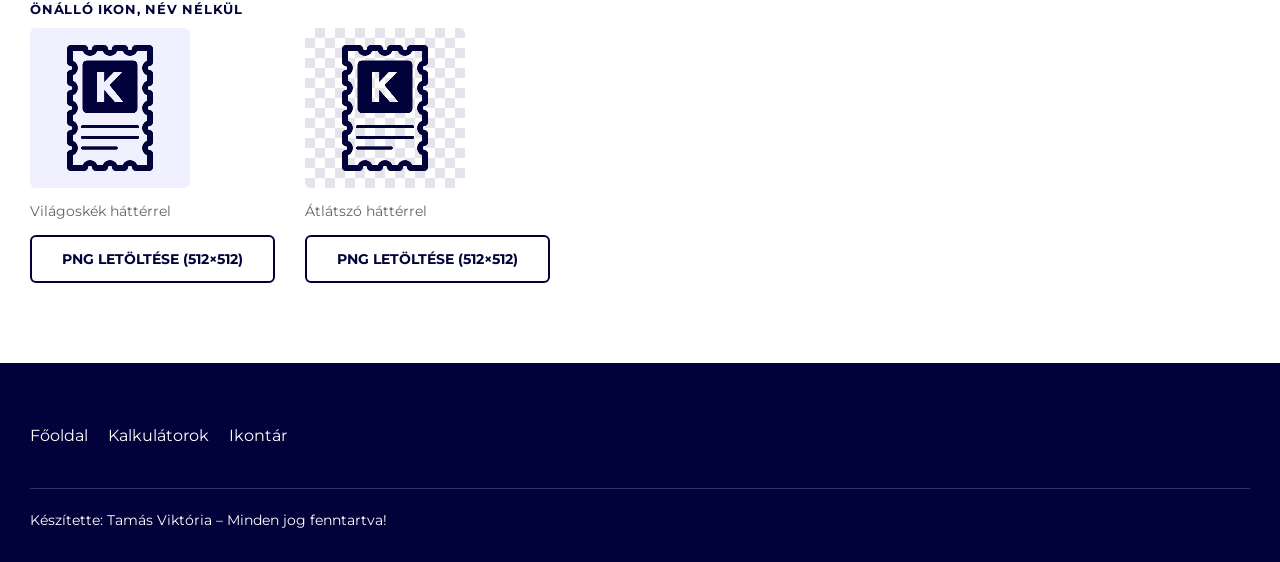
<file: ikonok/index.html>
<!doctype html>
<html lang="hu">
<head>
<meta charset="utf-8">
<meta name="viewport" content="width=device-width, initial-scale=1">
<title>Ikontár – Tamás Viktória</title>
<meta name="description" content="A kalkulátorok kiemelt képei: ikon és név világoskék háttéren, letölthető 1920×667-es PNG-ként.">
<link rel="preconnect" href="https://fonts.googleapis.com">
<link rel="preconnect" href="https://fonts.gstatic.com" crossorigin>
<link href="https://fonts.googleapis.com/css2?family=Playfair+Display:wght@400;500&family=Montserrat:wght@400;600;700&family=Piazzolla:wght@400;700&display=swap&subset=latin-ext" rel="stylesheet">
<link rel="stylesheet" href="../assets/viktoriawp.css">
<style>
  .ikon-lista { display: grid; gap: 60px; margin-top: 40px; }

  .ikon-tetel h2 { font-size: 28px; line-height: 36.4px; margin-bottom: 16px; }

  .ikon-banner {
    display: block;
    width: 100%;
    height: auto;
    border-radius: var(--vwp-radius-card);
    overflow: hidden;
  }

  /* Így néz ki az archívumkártyán: 375×130. Ekkorában kell olvashatónak maradnia. */
  .ikon-kicsi {
    display: block;
    width: 375px;
    max-width: 100%;
    height: auto;
    border-radius: 10px;
  }

  .ikon-also {
    display: flex;
    flex-wrap: wrap;
    gap: 30px;
    align-items: flex-end;
    justify-content: space-between;
    margin-top: 24px;
  }

  .ikon-muveletek { display: flex; flex-wrap: wrap; gap: 10px; }
  .ikon-muveletek .vwp-btn { padding: 12px 20px; }

  .ikon-cimke {
    display: block;
    margin-bottom: 8px;
    font-size: 13px;
    font-weight: 700;
    letter-spacing: .06em;
    text-transform: uppercase;
    color: var(--vwp-primary);
  }

  .ikon-negyzetek { margin-top: 34px; }

  .ikon-negyzet-sor { display: flex; flex-wrap: wrap; gap: 30px; }

  .ikon-negyzet {
    margin: 0;
    display: grid;
    gap: 12px;
    justify-items: start;
  }

  .ikon-negyzet canvas {
    display: block;
    width: 160px;
    height: 160px;
    border-radius: var(--vwp-radius-btn);
  }

  /* Az átlátszó változat alá kockás alap kell, különben nem látszik, hogy átlátszó. */
  .ikon-negyzet--atlatszo canvas {
    background-image:
      linear-gradient(45deg, #E4E4EA 25%, transparent 25%, transparent 75%, #E4E4EA 75%),
      linear-gradient(45deg, #E4E4EA 25%, transparent 25%, transparent 75%, #E4E4EA 75%);
    background-size: 20px 20px;
    background-position: 0 0, 10px 10px;
    background-color: #fff;
  }

  .ikon-negyzet figcaption { font-size: 14px; color: var(--vwp-text); }

  .ikon-hiba {
    padding: 16px 20px;
    border-radius: var(--vwp-radius-btn);
    background: var(--vwp-lavender);
    font-size: 15px;
  }
  .ikon-hiba:empty { display: none; }
</style>
</head>
<body>

<header class="vwp-header">
  <div class="vwp-header__inner">
    <a class="vwp-logo" href="https://viktoriawp.eu/">Tamás Viktória</a>
    <nav class="vwp-nav">
      <a href="https://viktoriawp.eu/">Főoldal</a>
      <a href="../">Kalkulátorok</a>
      <a href="./" aria-current="page">Ikontár</a>
      <a href="https://viktoriawp.eu/kapcsolat/">Kapcsolat</a>
    </nav>
  </div>
</header>

<section class="vwp-section">
  <div class="vwp-container">
    <span class="vwp-eyebrow">Kalkulátorok</span>
    <h1>Ikontár</h1>
    <p style="max-width:62ch;">
      Minden kalkulátorhoz egy saját ikon, azonos felépítésű, világoskék hátterű képen.
      A letöltött PNG mérete 1920×667 — ez a bejegyzések kiemelt képének szabványa a honlapon.
      Az alsó, kisebb előnézet azt mutatja, hogyan látszik majd a kategórialistában.
    </p>

    <div class="ikon-hiba" id="hiba"></div>
    <div class="ikon-lista" id="lista"></div>
  </div>
</section>

<footer class="vwp-footer">
  <div class="vwp-container">
    <div style="display:flex;flex-wrap:wrap;gap:30px;justify-content:space-between;">
      <nav style="display:flex;gap:20px;flex-wrap:wrap;">
        <a href="https://viktoriawp.eu/">Főoldal</a>
        <a href="../">Kalkulátorok</a>
        <a href="./">Ikontár</a>
      </nav>
    </div>
    <div class="vwp-footer__bottom">
      <span>Készítette: Tamás Viktória – Minden jog fenntartva!</span>
    </div>
  </div>
</footer>

<script>
(function () {
  'use strict';

  /* Új ikon felvétele: tedd az SVG-t az ../assets/ikonok/ mappába, és írj ide egy sort. */
  var IKONOK = [
    { fajl: 'ber-kalkulator.svg', nev: 'Bérkalkulátor', kimenet: 'ber-kalkulator-1920x667.png' },
    /* A név rövid: a bejegyzéslistában a bannerből csak a középső 1202px látszik
       (a kártya levágja a széleit), és a hosszabb felirat kilógott belőle. */
    { fajl: 'atalanyado-kalkulator.svg', nev: 'Átalányadó', kimenet: 'atalanyado-kalkulator-1920x667.png' },
    { fajl: 'kata-kalkulator.svg', nev: 'KATA', kimenet: 'kata-kalkulator-1920x667.png' }
  ];

  var SZELESSEG = 1920;
  var MAGASSAG = 667;
  var HATTER = '#F0F0FF';
  var TINTA = '#02023B';
  var IKON_MERET = 320;
  var KOZ = 56;                       /* térköz az ikon és a név között */
  var BETU = '400 104px "Playfair Display", Georgia, serif';
  var NEGYZET_MERET = 512;            /* az önálló, négyzetes ikon éle */

  var E = function (id) { return document.getElementById(id); };

  function hiba(szoveg) { E('hiba').textContent = szoveg; }

  /* A bannert egyetlen helyen rajzoljuk meg — az előnézet és a letöltés ugyanazt kapja. */
  function bannertRajzol(vaszon, ikonKep, nev) {
    vaszon.width = SZELESSEG;
    vaszon.height = MAGASSAG;
    var c = vaszon.getContext('2d');

    c.fillStyle = HATTER;
    c.fillRect(0, 0, SZELESSEG, MAGASSAG);

    c.fillStyle = TINTA;
    c.font = BETU;
    c.textBaseline = 'middle';
    c.textAlign = 'left';

    var szovegSzelesseg = c.measureText(nev).width;
    var egyutt = IKON_MERET + KOZ + szovegSzelesseg;
    var kezdet = Math.round((SZELESSEG - egyutt) / 2);

    c.drawImage(ikonKep, kezdet, Math.round((MAGASSAG - IKON_MERET) / 2), IKON_MERET, IKON_MERET);
    c.fillText(nev, kezdet + IKON_MERET + KOZ, MAGASSAG / 2);
  }

  /* Az önálló, négyzetes ikon: ugyanaz a rajz, név nélkül. Átlátszó háttérrel bárhová
     tehető, világoskékkel pedig a bannerekkel egy családba tartozik. */
  function negyzetetRajzol(vaszon, ikonKep, atlatszo) {
    vaszon.width = NEGYZET_MERET;
    vaszon.height = NEGYZET_MERET;
    var c = vaszon.getContext('2d');
    c.clearRect(0, 0, NEGYZET_MERET, NEGYZET_MERET);
    if (!atlatszo) {
      c.fillStyle = HATTER;
      c.fillRect(0, 0, NEGYZET_MERET, NEGYZET_MERET);
    }
    c.drawImage(ikonKep, 0, 0, NEGYZET_MERET, NEGYZET_MERET);
  }

  function ikontBetolt(fajl) {
    return fetch('../assets/ikonok/' + fajl)
      .then(function (valasz) {
        if (!valasz.ok) throw new Error(fajl + ': ' + valasz.status);
        return valasz.text();
      })
      .then(function (svg) {
        return new Promise(function (kesz, gond) {
          var kep = new Image();
          kep.onload = function () { kesz(kep); };
          kep.onerror = function () { gond(new Error(fajl + ' nem rajzolható')); };
          /* Data URI-ként rajzoljuk, hogy a vászon ne szennyeződjön be. */
          kep.src = 'data:image/svg+xml;charset=utf-8,' + encodeURIComponent(svg);
        });
      });
  }

  function letolt(vaszon, fajlnev) {
    vaszon.toBlob(function (adat) {
      var cim = URL.createObjectURL(adat);
      var link = document.createElement('a');
      link.href = cim;
      link.download = fajlnev;
      document.body.appendChild(link);
      link.click();
      link.remove();
      setTimeout(function () { URL.revokeObjectURL(cim); }, 1000);
    }, 'image/png');
  }

  function tetelt(ikon, ikonKep) {
    var doboz = document.createElement('article');
    doboz.className = 'ikon-tetel';

    var cim = document.createElement('h2');
    cim.textContent = ikon.nev;
    doboz.appendChild(cim);

    var banner = document.createElement('canvas');
    banner.className = 'ikon-banner';
    bannertRajzol(banner, ikonKep, ikon.nev);
    doboz.appendChild(banner);

    var also = document.createElement('div');
    also.className = 'ikon-also';

    var kicsiBurok = document.createElement('div');
    var cimke = document.createElement('span');
    cimke.className = 'ikon-cimke';
    cimke.textContent = 'Így néz ki a kategórialistában';
    kicsiBurok.appendChild(cimke);
    var kicsi = document.createElement('canvas');
    kicsi.className = 'ikon-kicsi';
    bannertRajzol(kicsi, ikonKep, ikon.nev);
    kicsiBurok.appendChild(kicsi);
    also.appendChild(kicsiBurok);

    var muveletek = document.createElement('div');
    muveletek.className = 'ikon-muveletek';

    var pngGomb = document.createElement('button');
    pngGomb.type = 'button';
    pngGomb.className = 'vwp-btn';
    pngGomb.textContent = 'PNG letöltése (1920×667)';
    pngGomb.addEventListener('click', function () { letolt(banner, ikon.kimenet); });
    muveletek.appendChild(pngGomb);

    var svgLink = document.createElement('a');
    svgLink.className = 'vwp-btn vwp-btn--outline';
    svgLink.href = '../assets/ikonok/' + ikon.fajl;
    svgLink.download = ikon.fajl;
    svgLink.textContent = 'SVG letöltése';
    muveletek.appendChild(svgLink);

    also.appendChild(muveletek);
    doboz.appendChild(also);

    /* Az önálló, négyzetes ikon két változatban */
    var alap = ikon.fajl.replace(/\.svg$/, '');
    var negyzetek = document.createElement('div');
    negyzetek.className = 'ikon-negyzetek';

    var negyzetCimke = document.createElement('span');
    negyzetCimke.className = 'ikon-cimke';
    negyzetCimke.textContent = 'Önálló ikon, név nélkül';
    negyzetek.appendChild(negyzetCimke);

    var sor = document.createElement('div');
    sor.className = 'ikon-negyzet-sor';

    [
      { atlatszo: false, felirat: 'Világoskék háttérrel', vege: '-512.png' },
      { atlatszo: true,  felirat: 'Átlátszó háttérrel',   vege: '-512-atlatszo.png' }
    ].forEach(function (valtozat) {
      var alak = document.createElement('figure');
      alak.className = 'ikon-negyzet' + (valtozat.atlatszo ? ' ikon-negyzet--atlatszo' : '');

      var vaszon = document.createElement('canvas');
      negyzetetRajzol(vaszon, ikonKep, valtozat.atlatszo);
      alak.appendChild(vaszon);

      var felirat = document.createElement('figcaption');
      felirat.textContent = valtozat.felirat;
      alak.appendChild(felirat);

      var gomb = document.createElement('button');
      gomb.type = 'button';
      gomb.className = 'vwp-btn vwp-btn--outline';
      gomb.textContent = 'PNG letöltése (512×512)';
      gomb.addEventListener('click', function () { letolt(vaszon, alap + valtozat.vege); });
      alak.appendChild(gomb);

      sor.appendChild(alak);
    });

    negyzetek.appendChild(sor);
    doboz.appendChild(negyzetek);

    return doboz;
  }

  /* A név Playfair Displayjel készül, ezért meg kell várni a betű betöltését — enélkül a
     vászon tartalék betűvel rajzolna, és a szöveg szélessége is elcsúszna. */
  var betuKesz = document.fonts && document.fonts.load
    ? document.fonts.load(BETU).then(function () { return document.fonts.ready; })
    : Promise.resolve();

  betuKesz
    .then(function () { return Promise.all(IKONOK.map(function (i) { return ikontBetolt(i.fajl); })); })
    .then(function (kepek) {
      var lista = E('lista');
      IKONOK.forEach(function (ikon, i) { lista.appendChild(tetelt(ikon, kepek[i])); });
    })
    .catch(function (baj) {
      hiba('Az ikonok betöltése nem sikerült (' + baj.message + '). Ez az oldal webcímről ' +
           'működik — helyben, fájlból megnyitva a böngésző nem engedi beolvasni az SVG-ket.');
    });
})();
</script>

</body>
</html>
</file>
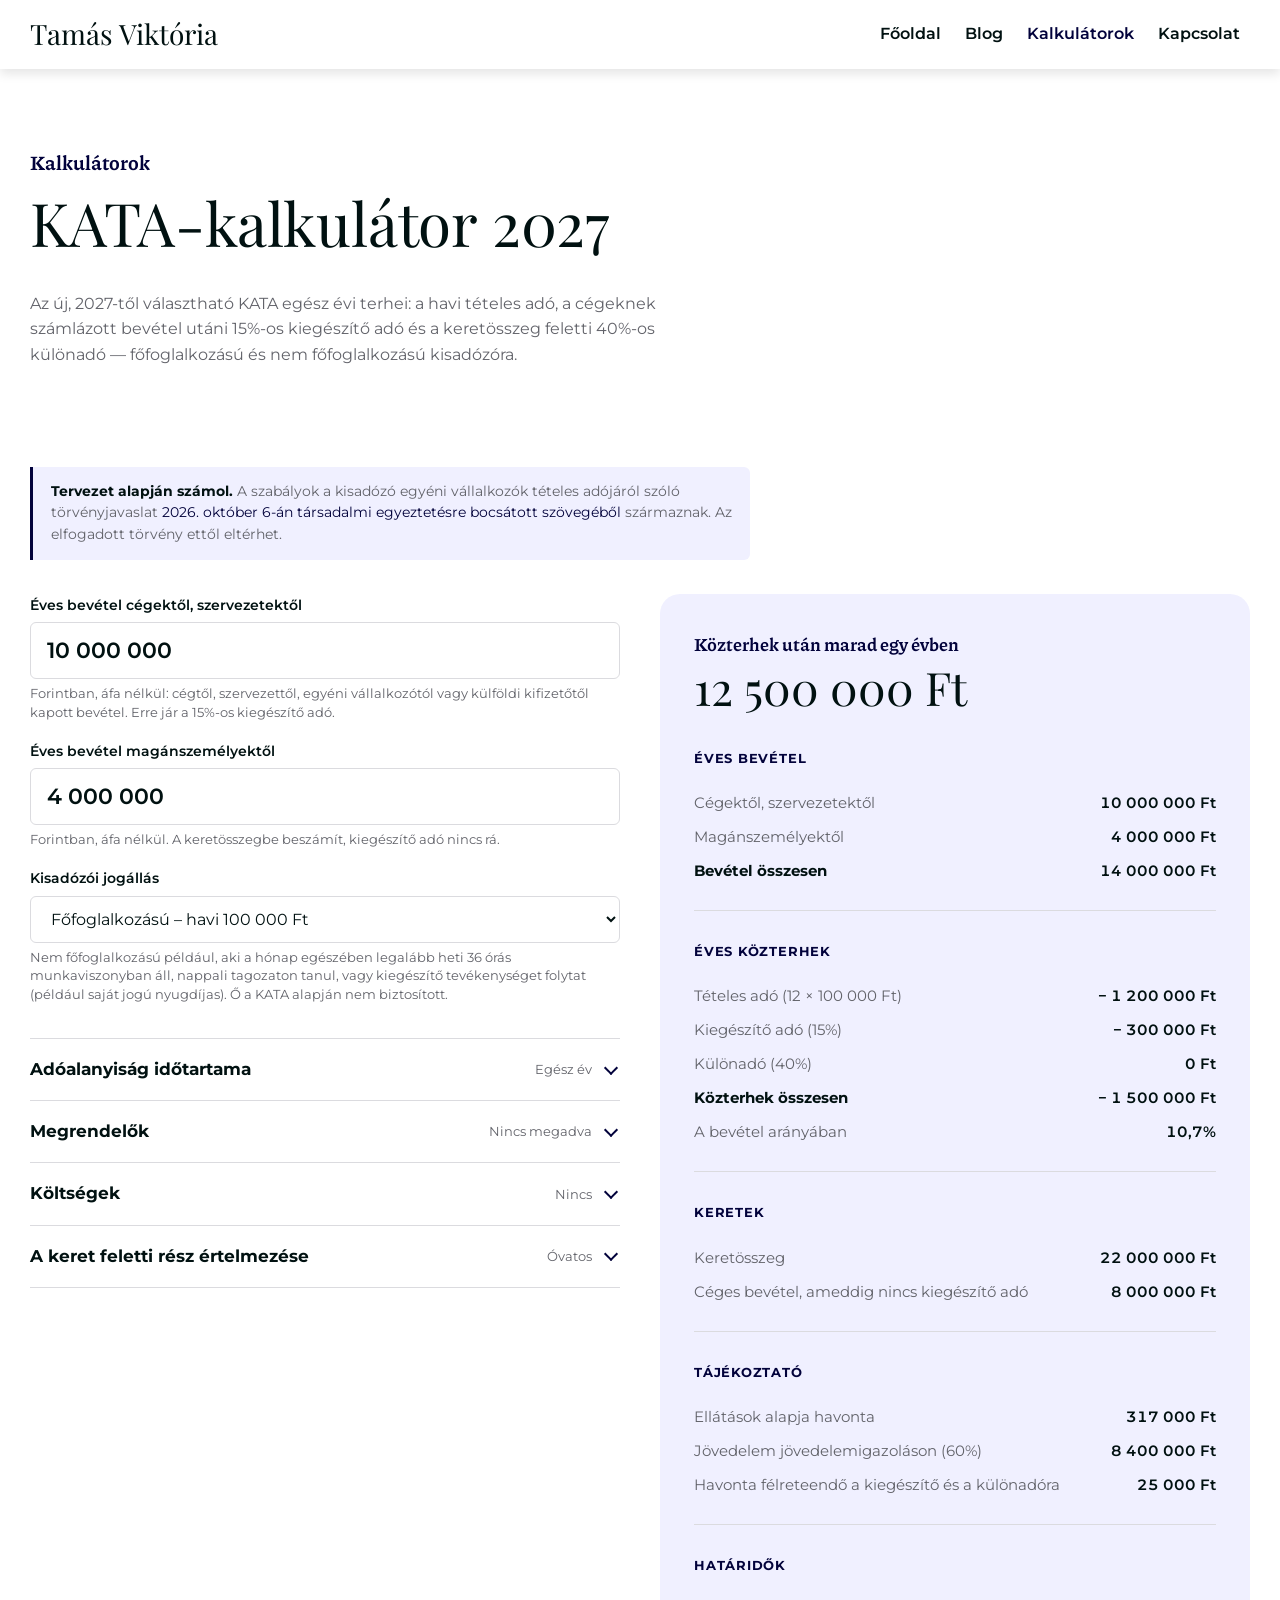
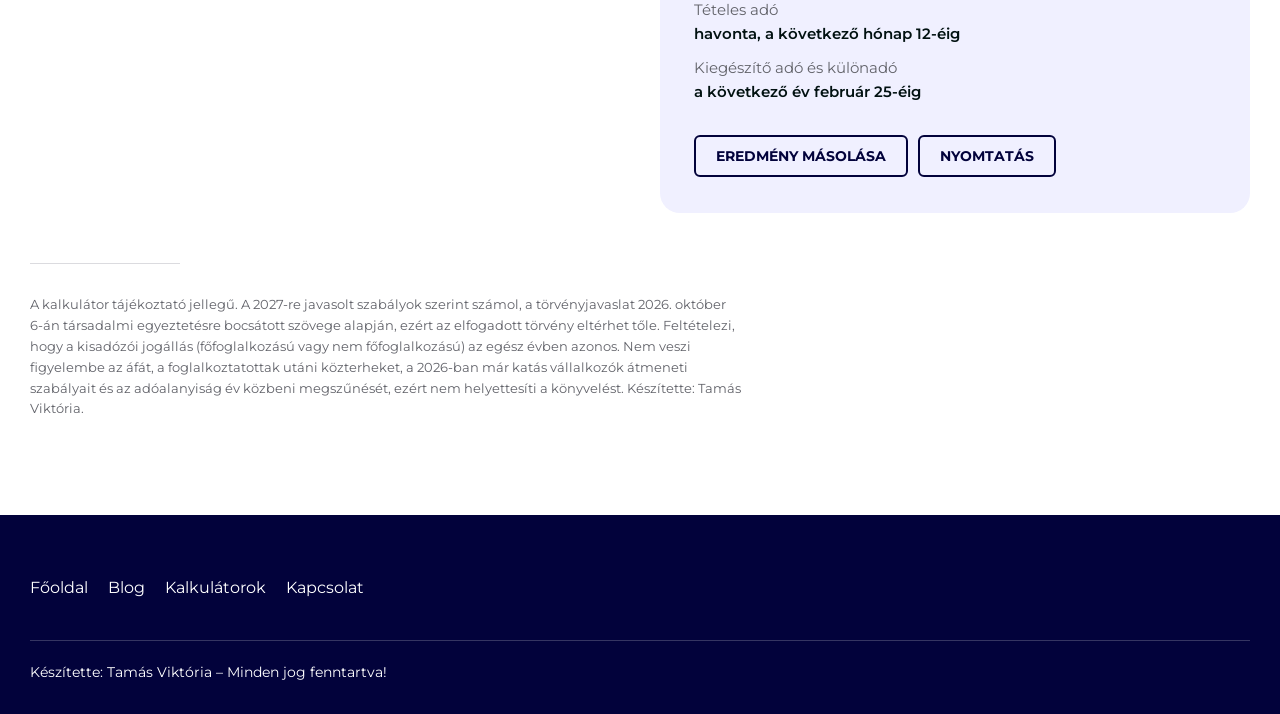
<file: kata-kalkulator/index.html>
<!doctype html>
<html lang="hu">
<head>
<meta charset="utf-8">
<meta name="viewport" content="width=device-width, initial-scale=1">
<title>KATA-kalkulátor 2027 – Tamás Viktória</title>
<meta name="description" content="Az új, 2027-től választható KATA éves terhei: tételes adó, a cégeknek számlázott bevétel utáni 15%-os kiegészítő adó és a keretösszeg feletti 40%-os különadó.">
<link rel="preconnect" href="https://fonts.googleapis.com">
<link rel="preconnect" href="https://fonts.gstatic.com" crossorigin>
<link href="https://fonts.googleapis.com/css2?family=Playfair+Display:wght@400;500&family=Montserrat:wght@400;600;700&family=Piazzolla:wght@400;700&display=swap&subset=latin-ext" rel="stylesheet">
<link rel="stylesheet" href="../assets/viktoriawp.css">
<style>
  /* ---------- A kalkulátor saját elemei ---------- */

  .kalk-lead { max-width: 60ch; }

  /* A tervezet-jelzés a beágyazott módban is látszik (nem `kalk-csak-onalloan`), mert ott a
     hero rejtve van — a figyelmeztetés viszont nem maradhat le. */
  .kalk-tervezet {
    margin: 0 0 34px;
    padding: 14px 18px;
    border-left: 3px solid var(--vwp-primary);
    background: var(--vwp-lavender);
    border-radius: 0 var(--vwp-radius-btn) var(--vwp-radius-btn) 0;
    font-size: 14px;
    line-height: 1.55;
    max-width: 80ch;
  }
  .kalk-tervezet strong { color: var(--vwp-ink); }

  .kalk-munkaterulet {
    display: grid;
    gap: 40px;
    grid-template-columns: minmax(0, 1fr) minmax(0, 1fr);
    align-items: start;
  }

  /* A töréspont azért 780px és nem 900, mert a honlap bejegyzéssávja 832px széles: ott is
     kétoszlopos elrendezést akarunk. A 780–1023px sávban szűkebb margó és kisebb betű kell
     hozzá — lásd lentebb. */
  @media (max-width: 779px) {
    .kalk-munkaterulet { grid-template-columns: minmax(0, 1fr); gap: 30px; }
  }

  /* Mezőcsoportok */
  .kalk-mezok { display: grid; gap: 18px; }
  .kalk-mezok--parban { grid-template-columns: repeat(auto-fit, minmax(160px, 1fr)); }

  .kalk-sug {
    display: block;
    margin-top: 5px;
    font-size: 13px;
    line-height: 1.45;
    color: var(--vwp-text);
  }

  .kalk-input--fo { font-size: 22px; font-weight: 600; padding: 14px 16px; }

  /* Jelölőnégyzetek és rádiógombok */
  .kalk-kapcsolo { display: flex; gap: 11px; align-items: flex-start; }
  .kalk-kapcsolo input { margin: 4px 0 0; width: 18px; height: 18px; accent-color: var(--vwp-primary); flex: none; }
  .kalk-kapcsolo label { font-size: 15px; font-weight: 600; color: var(--vwp-ink); cursor: pointer; }
  .kalk-kapcsolo label .kalk-sug { font-weight: 400; }

  /* ---------- Összecsukható szakaszok ----------
     A becsukott szakasz helyet spórol, de nem rejthet el információt: a fejléc mindig
     kiírja az aktuális beállítást. A mentes hónapok például a keretösszeget is csökkentik —
     ha ez láthatatlanul dőlne el, rossz számot kapna, aki nem nyitja ki. */

  .kalk-szakasz { border-top: 1px solid var(--vwp-border); }
  .kalk-szakasz:last-of-type { border-bottom: 1px solid var(--vwp-border); }

  .kalk-szakasz > summary {
    display: flex;
    align-items: center;
    gap: 8px 14px;
    flex-wrap: wrap;
    padding: 17px 4px 17px 0;
    cursor: pointer;
    list-style: none;
    font-size: 17px;
    font-weight: 700;
    color: var(--vwp-ink);
  }
  .kalk-szakasz > summary::-webkit-details-marker { display: none; }
  .kalk-szakasz > summary:focus-visible { outline: 2px solid var(--vwp-primary); outline-offset: 3px; }

  /* A `min-width: 0` nem elhagyható: a flex elemek alapértelmezett `min-width: auto`-ja
     miatt az állapotszöveg nem tudna a tartalmánál keskenyebbre tördelődni, és keskeny
     kijelzőn kilógna a fejlécből. */
  .kalk-szakasz__allapot {
    margin-left: auto;
    min-width: 0;
    font-size: 13px;
    font-weight: 400;
    color: var(--vwp-text);
    text-align: right;
  }

  /* Nyíl vonalakból, nem betűből: így nem múlik a betűkészlet jelkészletén. */
  .kalk-szakasz > summary::after {
    content: '';
    flex: none;
    box-sizing: content-box;
    width: 8px;
    height: 8px;
    border-right: 2px solid var(--vwp-primary);
    border-bottom: 2px solid var(--vwp-primary);
    transform: translateY(-2px) rotate(45deg);
    transition: transform .15s ease;
  }
  .kalk-szakasz[open] > summary::after { transform: translateY(2px) rotate(-135deg); }

  .kalk-szakasz__tartalom { padding-bottom: 26px; }

  /* ---------- Eredménykártya ---------- */

  .kalk-eredmeny {
    background: var(--vwp-lavender);
    border-radius: var(--vwp-radius-card);
    padding: 36px 34px;
    position: sticky;
    top: 90px;
  }
  @media (max-width: 779px) { .kalk-eredmeny { position: static; padding: 28px 24px; } }

  .kalk-fooszeg__cimke {
    font-family: var(--vwp-font-accent);
    font-size: 18px;
    font-weight: 700;
    color: var(--vwp-primary);
  }
  .kalk-fooszeg__ertek {
    font-family: var(--vwp-font-display);
    font-size: 46px;
    line-height: 1.15;
    color: var(--vwp-ink);
    font-variant-numeric: tabular-nums;
    margin: 2px 0 0;
  }
  @media (max-width: 480px) { .kalk-fooszeg__ertek { font-size: 34px; } }

  .kalk-tetelek { margin: 26px 0 0; }
  .kalk-tetelek h3 {
    font-family: var(--vwp-font-body);
    font-size: 13px;
    font-weight: 700;
    letter-spacing: .06em;
    text-transform: uppercase;
    color: var(--vwp-primary);
    margin: 0 0 10px;
  }
  .kalk-tetelek + .kalk-tetelek { border-top: 1px solid var(--vwp-border); padding-top: 22px; margin-top: 22px; }

  .kalk-sor {
    display: flex;
    justify-content: space-between;
    gap: 16px;
    padding: 5px 0;
    font-size: 15px;
  }
  /* A `display: flex` erősebb a böngésző `[hidden]`-szabályánál, ezért a rejtett sort külön
     el kell tüntetni — különben a „0 Ft"-os sorok is látszanának. */
  .kalk-sor[hidden] { display: none; }
  .kalk-sor span:last-child { font-variant-numeric: tabular-nums; white-space: nowrap; font-weight: 600; color: var(--vwp-ink); }
  .kalk-sor--kiemelt { font-weight: 700; }
  .kalk-sor--kiemelt span:first-child { color: var(--vwp-ink); }
  .kalk-sor--halvany span { color: var(--vwp-text); font-weight: 400; }
  /* A határidők szöveges értékek: a szűk, beágyazott oszlopban egymás mellett mindkét fél
     csúnyán törne, ezért a megnevezés fölé kerül az érték. */
  .kalk-sor--szoveg { flex-direction: column; gap: 0; }
  .kalk-sor--szoveg span:last-child { white-space: normal; font-variant-numeric: normal; }

  .kalk-megjegyzes {
    margin: 22px 0 0;
    padding: 14px 16px;
    background: #fff;
    border-radius: var(--vwp-radius-btn);
    font-size: 14px;
    line-height: 1.5;
  }
  .kalk-megjegyzes strong { color: var(--vwp-primary); }
  .kalk-megjegyzes p { margin: 0; }
  .kalk-megjegyzes p + p { margin-top: 8px; }
  .kalk-megjegyzes:empty { display: none; }

  .kalk-muveletek { display: flex; flex-wrap: wrap; gap: 10px; margin-top: 26px; }
  .kalk-muveletek .vwp-btn { padding: 12px 20px; }

  .kalk-jogi { font-size: 13px; line-height: 1.6; color: var(--vwp-text); max-width: 80ch; }

  /* Szűk kétoszlopos sáv: a honlapba ágyazva ~376px jut egy oszlopra. Szűkebb belső margóval
     és egy fokkal kisebb betűvel kevesebb tételnév törik két sorba. A blokknak a fenti
     alapértékek UTÁN kell állnia, különben azok írnák felül (a médialekérdezés nem növeli
     a specifikusságot). */
  @media (min-width: 780px) and (max-width: 1023px) {
    .kalk-munkaterulet { gap: 26px; }
    .kalk-eredmeny { padding: 28px 22px; }
    .kalk-fooszeg__cimke { font-size: 16px; }
    .kalk-fooszeg__ertek { font-size: 36px; }
    .kalk-tetelek h3 { font-size: 12px; }
    .kalk-sor { font-size: 14px; }
  }

  /* ---------- Beágyazott (?embed=1) mód ---------- */

  .beagyazva .kalk-csak-onalloan { display: none; }
  .beagyazva body { background: transparent; padding-bottom: 8px; }
  .beagyazva .kalk-fo { padding-block: 0; }
  .beagyazva .kalk-eredmeny { top: 10px; }

  /* ---------- Nyomtatás ---------- */

  @media print {
    .vwp-header, .vwp-footer, .kalk-muveletek { display: none !important; }
    .kalk-munkaterulet { grid-template-columns: 1fr; }
    .kalk-eredmeny { position: static; background: #fff; border: 1px solid var(--vwp-border); }
    .kalk-tervezet { background: #fff; }
    .vwp-section { padding-block: 0; }
    a { text-decoration: none; }
  }
</style>
</head>
<body>

<header class="vwp-header kalk-csak-onalloan">
  <div class="vwp-header__inner">
    <a class="vwp-logo" href="https://viktoriawp.eu/">Tamás Viktória</a>
    <nav class="vwp-nav">
      <a href="https://viktoriawp.eu/">Főoldal</a>
      <a href="https://viktoriawp.eu/blog/">Blog</a>
      <a href="../" aria-current="page">Kalkulátorok</a>
      <a href="https://viktoriawp.eu/kapcsolat/">Kapcsolat</a>
    </nav>
  </div>
</header>

<section class="vwp-section kalk-csak-onalloan" style="padding-bottom:0;">
  <div class="vwp-container">
    <span class="vwp-eyebrow">Kalkulátorok</span>
    <h1>KATA-kalkulátor 2027</h1>
    <p class="kalk-lead">
      Az új, 2027-től választható KATA egész évi terhei: a havi tételes adó, a cégeknek számlázott
      bevétel utáni 15%-os kiegészítő adó és a keretösszeg feletti 40%-os különadó — főfoglalkozású
      és nem főfoglalkozású kisadózóra.
    </p>
  </div>
</section>

<section class="vwp-section kalk-fo">
  <div class="vwp-container">

    <p class="kalk-tervezet">
      <strong>Tervezet alapján számol.</strong> A szabályok a kisadózó egyéni vállalkozók tételes
      adójáról szóló törvényjavaslat
      <a href="https://kormany.hu/dokumentumtar/tarsadalmi-egyeztetes-a-kisadozo-egyeni-vallalkozok-teteles-adojarol-szolo-torvenyjavaslatrol" target="_blank" rel="noopener">2026. október 6-án társadalmi egyeztetésre bocsátott szövegéből</a>
      származnak. Az elfogadott törvény ettől eltérhet.
    </p>

    <div class="kalk-munkaterulet">

      <!-- ---------------- Űrlap ---------------- -->
      <form id="urlap" autocomplete="off">

        <div class="kalk-mezok">
          <div>
            <label class="vwp-label" for="kifizetoi">Éves bevétel cégektől, szervezetektől</label>
            <input class="vwp-input kalk-input--fo" id="kifizetoi" name="kifizetoi" type="text"
                   inputmode="numeric" value="10 000 000" aria-describedby="kifizetoiSug">
            <span class="kalk-sug" id="kifizetoiSug">
              Forintban, áfa nélkül: cégtől, szervezettől, egyéni vállalkozótól vagy külföldi kifizetőtől
              kapott bevétel. Erre jár a 15%-os kiegészítő adó.
            </span>
          </div>

          <div>
            <label class="vwp-label" for="magan">Éves bevétel magánszemélyektől</label>
            <input class="vwp-input kalk-input--fo" id="magan" name="magan" type="text"
                   inputmode="numeric" value="4 000 000" aria-describedby="maganSug">
            <span class="kalk-sug" id="maganSug">
              Forintban, áfa nélkül. A keretösszegbe beszámít, kiegészítő adó nincs rá.
            </span>
          </div>

          <div>
            <label class="vwp-label" for="jelleg">Kisadózói jogállás</label>
            <select class="vwp-select" id="jelleg" name="jelleg">
              <option value="foallasu" selected>Főfoglalkozású – havi 100 000 Ft</option>
              <option value="mellek">Nem főfoglalkozású – havi 50 000 Ft</option>
            </select>
            <span class="kalk-sug">
              Nem főfoglalkozású például, aki a hónap egészében legalább heti 36 órás munkaviszonyban áll,
              nappali tagozaton tanul, vagy kiegészítő tevékenységet folytat (például saját jogú nyugdíjas).
              Ő a KATA alapján nem biztosított.
            </span>
          </div>
        </div>

        <details class="kalk-szakasz" id="idoSzakasz" style="margin-top:34px;">
          <summary>
            <span>Adóalanyiság időtartama</span>
            <span class="kalk-szakasz__allapot" id="idoAllapot">Egész év</span>
          </summary>

          <div class="kalk-mezok kalk-mezok--parban kalk-szakasz__tartalom">
            <div>
              <label class="vwp-label" for="katasHonapok">Katás hónapok az évben</label>
              <select class="vwp-select" id="katasHonapok" name="katasHonapok"></select>
              <span class="kalk-sug">
                Minden megkezdett hónapra a teljes tételes adó jár. Év közbeni kezdésnél a keretösszeg is
                arányosan kisebb.
              </span>
            </div>
            <div>
              <label class="vwp-label" for="mentesHonapok">Ebből mentes hónapok</label>
              <input class="vwp-input" id="mentesHonapok" name="mentesHonapok" type="number" min="0" max="12" step="1" value="0">
              <span class="kalk-sug">
                Amelyek egészében például táppénzt, csecsemőgondozási díjat, gyermekgondozási díjat vagy
                ápolási díjat kapsz, illetve bevétel nélkül szünetel a vállalkozás. Ezekre nincs tételes adó, de a keret is
                kisebb lesz.
              </span>
            </div>
          </div>
        </details>

        <details class="kalk-szakasz" id="megrendeloSzakasz">
          <summary>
            <span>Megrendelők</span>
            <span class="kalk-szakasz__allapot" id="megrendeloAllapot">Nincs megadva</span>
          </summary>

          <div class="kalk-mezok kalk-szakasz__tartalom">
            <div>
              <label class="vwp-label" for="legnagyobb">A legnagyobb céges megrendelőtől kapott bevétel</label>
              <input class="vwp-input" id="legnagyobb" name="legnagyobb" type="text" inputmode="numeric" value="0">
              <span class="kalk-sug">
                Éves összeg, a vele kapcsolt vállalkozásoktól kapott bevétellel együtt. Ha eléri a teljes
                bevétel felét, az adóalanyiság az év utolsó napjával megszűnik.
              </span>
            </div>

            <div class="kalk-kapcsolo">
              <input type="checkbox" id="voltMunkaltato" name="voltMunkaltato">
              <label for="voltMunkaltato">A munkáltatómnak vagy két éven belüli volt munkáltatómnak is számlázok
                <span class="kalk-sug">Ez az adóalanyiságot már a bevétel megszerzését megelőző nappal megszünteti.</span>
              </label>
            </div>
          </div>
        </details>

        <details class="kalk-szakasz" id="koltsegSzakasz">
          <summary>
            <span>Költségek</span>
            <span class="kalk-szakasz__allapot" id="koltsegAllapot">Nincs</span>
          </summary>

          <div class="kalk-mezok kalk-szakasz__tartalom">
            <div>
              <label class="vwp-label" for="koltseg">Éves költség</label>
              <input class="vwp-input" id="koltseg" name="koltseg" type="text" inputmode="numeric" value="0">
              <span class="kalk-sug">
                A KATA-ban a költség nem csökkenti az adót. Itt csak azt mutatja, mennyi marad a költségek
                és a közterhek után.
              </span>
            </div>
          </div>
        </details>

        <details class="kalk-szakasz" id="ertelmezesSzakasz">
          <summary>
            <span>A keret feletti rész értelmezése</span>
            <span class="kalk-szakasz__allapot" id="ertelmezesAllapot">Óvatos</span>
          </summary>

          <div class="kalk-mezok kalk-szakasz__tartalom">
            <p class="kalk-sug" style="margin:0;">
              A tervezet 8. § (5) bekezdése szerint a keretösszeg feletti bevételrészre nem jár kiegészítő
              adó, de nem rendezi, hogy vegyes bevételnél ez a céges vagy a magánszemélyektől származó
              bevételt csökkenti-e. A választás csak akkor számít, ha a bevétel meghaladja a keretet, és
              magánszemélyektől is van bevétel.
            </p>

            <div class="kalk-kapcsolo">
              <input type="radio" id="ertOvatos" name="ertelmezes" value="ovatos" checked>
              <label for="ertOvatos">Óvatos
                <span class="kalk-sug">A 15% alapja a céges bevétel, legfeljebb a keretösszegig. Ez adja a legmagasabb adót.</span>
              </label>
            </div>
            <div class="kalk-kapcsolo">
              <input type="radio" id="ertAranyos" name="ertelmezes" value="aranyos">
              <label for="ertAranyos">Arányos
                <span class="kalk-sug">A keret feletti rész a céges és a magánbevétel arányában csökkenti az alapot.</span>
              </label>
            </div>
            <div class="kalk-kapcsolo">
              <input type="radio" id="ertKedvezo" name="ertelmezes" value="kedvezo">
              <label for="ertKedvezo">Kedvező
                <span class="kalk-sug">A keret feletti rész teljes egészében a céges bevételből vonódik le.</span>
              </label>
            </div>
          </div>
        </details>
      </form>

      <!-- ---------------- Eredmény ---------------- -->
      <div class="kalk-eredmeny" id="eredmeny" aria-live="polite">
        <div class="kalk-fooszeg">
          <span class="kalk-fooszeg__cimke" id="fooCimke">Közterhek után marad egy évben</span>
          <p class="kalk-fooszeg__ertek" id="fooEredmeny">–</p>
        </div>

        <div class="kalk-tetelek">
          <h3>Éves bevétel</h3>
          <div class="kalk-sor"><span>Cégektől, szervezetektől</span><span id="sorKifizetoi">–</span></div>
          <div class="kalk-sor"><span>Magánszemélyektől</span><span id="sorMagan">–</span></div>
          <div class="kalk-sor kalk-sor--kiemelt"><span>Bevétel összesen</span><span id="sorOsszes">–</span></div>
          <div class="kalk-sor kalk-sor--halvany" id="sorKoltsegSor"><span>Költségek</span><span id="sorKoltseg">–</span></div>
        </div>

        <div class="kalk-tetelek">
          <h3>Éves közterhek</h3>
          <div class="kalk-sor"><span id="sorTetelesCimke">Tételes adó</span><span id="sorTeteles">–</span></div>
          <div class="kalk-sor"><span>Kiegészítő adó (15%)</span><span id="sorKieg">–</span></div>
          <div class="kalk-sor"><span>Különadó (40%)</span><span id="sorKulon">–</span></div>
          <div class="kalk-sor kalk-sor--kiemelt"><span>Közterhek összesen</span><span id="sorKozterhek">–</span></div>
          <div class="kalk-sor kalk-sor--halvany"><span>A bevétel arányában</span><span id="sorHatekony">–</span></div>
        </div>

        <div class="kalk-tetelek">
          <h3>Keretek</h3>
          <div class="kalk-sor"><span id="sorKeretCimke">Keretösszeg</span><span id="sorKeret">–</span></div>
          <div class="kalk-sor kalk-sor--halvany" id="sorTullepesSor"><span>Ebből túllépve</span><span id="sorTullepes">–</span></div>
          <div class="kalk-sor"><span>Céges bevétel, ameddig nincs kiegészítő adó</span><span id="sorKuszob">–</span></div>
        </div>

        <div class="kalk-tetelek">
          <h3>Tájékoztató</h3>
          <div class="kalk-sor"><span>Ellátások alapja havonta</span><span id="sorEllatas">–</span></div>
          <div class="kalk-sor"><span>Jövedelem jövedelemigazoláson (60%)</span><span id="sorIgazolt">–</span></div>
          <div class="kalk-sor" id="sorTartalekSor"><span>Havonta félreteendő a kiegészítő és a különadóra</span><span id="sorTartalek">–</span></div>
        </div>

        <div class="kalk-tetelek">
          <h3>Határidők</h3>
          <div class="kalk-sor kalk-sor--szoveg"><span>Tételes adó</span><span>havonta, a következő hónap 12-éig</span></div>
          <div class="kalk-sor kalk-sor--szoveg"><span>Kiegészítő adó és különadó</span><span>a következő év február 25-éig</span></div>
        </div>

        <div class="kalk-megjegyzes" id="megjegyzes"></div>

        <div class="kalk-muveletek">
          <button type="button" class="vwp-btn vwp-btn--outline" id="masol">Eredmény másolása</button>
          <button type="button" class="vwp-btn vwp-btn--outline" id="nyomtat">Nyomtatás</button>
        </div>
      </div>

    </div>

    <hr class="vwp-divider" style="margin-top:50px;">
    <p class="kalk-jogi">
      A kalkulátor tájékoztató jellegű. A 2027-re javasolt szabályok szerint számol, a törvényjavaslat
      2026. október 6-án társadalmi egyeztetésre bocsátott szövege alapján, ezért az elfogadott törvény
      eltérhet tőle. Feltételezi, hogy a kisadózói jogállás (főfoglalkozású vagy nem főfoglalkozású) az
      egész évben azonos. Nem veszi figyelembe az áfát, a foglalkoztatottak utáni közterheket, a 2026-ban
      már katás vállalkozók átmeneti szabályait és az adóalanyiság év közbeni megszűnését, ezért nem
      helyettesíti a könyvelést. Készítette: Tamás Viktória.
    </p>
  </div>
</section>

<footer class="vwp-footer kalk-csak-onalloan">
  <div class="vwp-container">
    <div style="display:flex;flex-wrap:wrap;gap:30px;justify-content:space-between;">
      <nav style="display:flex;gap:20px;flex-wrap:wrap;">
        <a href="https://viktoriawp.eu/">Főoldal</a>
        <a href="https://viktoriawp.eu/blog/">Blog</a>
        <a href="../">Kalkulátorok</a>
        <a href="https://viktoriawp.eu/kapcsolat/">Kapcsolat</a>
      </nav>
    </div>
    <div class="vwp-footer__bottom">
      <span>Készítette: Tamás Viktória – Minden jog fenntartva!</span>
    </div>
  </div>
</footer>

<script src="../assets/kata2027.js"></script>
<script>
(function () {
  'use strict';

  var beagyazva = new URLSearchParams(location.search).get('embed') === '1';
  if (beagyazva) document.documentElement.classList.add('beagyazva');

  var E = function (id) { return document.getElementById(id); };

  /* ---------- Formázás ---------- */

  function ft(n) {
    return szamKent(Math.round(n)) + ' Ft';
  }

  function szamKent(n) {
    return String(Math.round(n)).replace(/\B(?=(\d{3})+(?!\d))/g, ' ');
  }

  /* Előjel csak ott, ahol tényleg mozdul valami: a „− 0 Ft" félrevezető lenne. */
  function levonas(n) {
    return Math.round(n) === 0 ? ft(0) : '− ' + ft(n);
  }

  function szazalek(arany) {
    return (arany * 100).toFixed(1).replace('.', ',') + '%';
  }

  function ertek(mezo) {
    var tiszta = String(mezo.value).replace(/[^\d]/g, '');
    return tiszta === '' ? 0 : parseInt(tiszta, 10);
  }

  /* Ezres tagolás gépelés közben, a kurzor helyének megőrzésével. */
  function tagol(mezo) {
    var elotteSzamjegy = String(mezo.value).slice(0, mezo.selectionStart || 0).replace(/[^\d]/g, '').length;
    var szam = ertek(mezo);
    mezo.value = szamKent(szam);
    var uj = 0, latott = 0;
    while (uj < mezo.value.length && latott < elotteSzamjegy) {
      if (/\d/.test(mezo.value[uj])) latott++;
      uj++;
    }
    if (mezo === document.activeElement) mezo.setSelectionRange(uj, uj);
  }

  /* ---------- A katás hónapok választója ---------- */

  for (var h = 12; h >= 1; h--) {
    var opcio = document.createElement('option');
    opcio.value = h;
    opcio.textContent = h === 12 ? '12 hónap – egész év' : h + ' hónap';
    E('katasHonapok').appendChild(opcio);
  }

  /* ---------- Bemenet összeállítása ---------- */

  function bemenet() {
    var valasztott = document.querySelector('input[name="ertelmezes"]:checked');
    return {
      jelleg: E('jelleg').value,
      katasHonapok: parseInt(E('katasHonapok').value, 10),
      mentesHonapok: Math.max(0, parseInt(E('mentesHonapok').value, 10) || 0),
      kifizetoiBevetel: ertek(E('kifizetoi')),
      maganBevetel: ertek(E('magan')),
      legnagyobbMegrendelo: ertek(E('legnagyobb')),
      voltMunkaltato: E('voltMunkaltato').checked,
      koltsegek: ertek(E('koltseg')),
      ertelmezes: valasztott ? valasztott.value : 'ovatos'
    };
  }

  /* ---------- Számítás és kiírás ---------- */

  function frissit() {
    var be = bemenet();
    var e = KATA2027.szamol(be);

    E('fooCimke').textContent = e.koltsegek > 0
      ? 'Költségek és közterhek után marad egy évben'
      : 'Közterhek után marad egy évben';
    E('fooEredmeny').textContent = ft(e.adozottJovedelem);

    E('sorKifizetoi').textContent = ft(e.kifizetoiBevetel);
    E('sorMagan').textContent = ft(e.maganBevetel);
    E('sorOsszes').textContent = ft(e.osszesBevetel);
    E('sorKoltseg').textContent = levonas(e.koltsegek);
    E('sorKoltsegSor').hidden = e.koltsegek === 0;

    E('sorTetelesCimke').textContent = 'Tételes adó (' + e.fizetosHonapok + ' × ' + ft(e.haviTetel) + ')';
    E('sorTeteles').textContent = levonas(e.tetelesAdo);
    E('sorKieg').textContent = levonas(e.kiegeszitoAdo);
    E('sorKulon').textContent = levonas(e.kulonado);
    E('sorKozterhek').textContent = levonas(e.kozterhek);
    E('sorHatekony').textContent = e.osszesBevetel > 0 ? szazalek(e.hatekonyKulcs) : '–';

    E('sorKeretCimke').textContent = e.fizetosHonapok === 12
      ? 'Keretösszeg'
      : 'Keretösszeg (' + e.fizetosHonapok + ' hónapra arányosan)';
    E('sorKeret').textContent = ft(e.keret);
    E('sorTullepes').textContent = ft(e.tullepes);
    E('sorTullepesSor').hidden = e.tullepes === 0;
    E('sorKuszob').textContent = ft(e.kifizetoiKuszob);

    E('sorEllatas').textContent = e.ellatasiAlap > 0 ? ft(e.ellatasiAlap) : 'nem biztosított';
    E('sorIgazolt').textContent = ft(e.igazoltJovedelem);
    E('sorTartalek').textContent = ft(e.haviTartalek);
    E('sorTartalekSor').hidden = e.haviTartalek === 0;

    megjegyzes(e);
    szakaszAllapotok(be, e);
    magassagotKuld();
  }

  /* ---------- A szakaszok fejlécében látszó állapot ----------
     Enélkül a becsukott szakasz elrejtené a beállítást, és valaki úgy kaphatna rossz
     eredményt, hogy észre sem veszi, hogy ott volt egy választás. */

  function szakaszAllapotok(be, e) {
    E('idoAllapot').textContent = e.katasHonapok === 12 && e.mentesHonapok === 0
      ? 'Egész év'
      : e.katasHonapok + ' hónap' + (e.mentesHonapok > 0 ? ', ebből ' + e.mentesHonapok + ' mentes' : '');

    var megrendelo = [];
    if (e.legnagyobbMegrendelo > 0) {
      megrendelo.push('legnagyobb: ' + Math.round(e.megrendeloiArany * 100) + '%');
    }
    if (be.voltMunkaltato) megrendelo.push('volt munkáltató');
    E('megrendeloAllapot').textContent = megrendelo.length ? megrendelo.join(' · ') : 'Nincs megadva';

    E('koltsegAllapot').textContent = e.koltsegek > 0 ? ft(e.koltsegek) : 'Nincs';
    E('ertelmezesAllapot').textContent = e.ertelmezes;
  }

  function megjegyzes(e) {
    E('megjegyzes').innerHTML = e.figyelmeztetesek.map(function (f) {
      return '<p>' + f.szoveg + '</p>';
    }).join('');
  }

  /* ---------- Vágólap ---------- */

  function osszefoglalo() {
    var sorok = [];
    document.querySelectorAll('.kalk-tetelek').forEach(function (blokk) {
      sorok.push('');
      sorok.push(blokk.querySelector('h3').textContent.toUpperCase());
      blokk.querySelectorAll('.kalk-sor').forEach(function (sor) {
        if (sor.hidden) return;
        sorok.push(sor.children[0].textContent + ': ' + sor.children[1].textContent);
      });
    });

    var megjegyzesek = [];
    E('megjegyzes').querySelectorAll('p').forEach(function (p) { megjegyzesek.push('• ' + p.textContent); });
    if (megjegyzesek.length) {
      sorok.push('');
      sorok.push('MEGJEGYZÉSEK');
      sorok.push(megjegyzesek.join('\n'));
    }

    return 'KATA-kalkulátor 2027 (a 2026. október 6-i törvénytervezet alapján)\n' +
      E('fooCimke').textContent + ': ' + E('fooEredmeny').textContent + '\n' +
      sorok.join('\n') + '\n\nA számítás tájékoztató jellegű.';
  }

  /* ---------- Beágyazott mód: magasság a szülő oldalnak ---------- */

  var utolsoMagassag = 0;
  var magassagFigyelo = null;

  /* A `documentElement.scrollHeight` sosem kisebb az iframe belmagasságánál, ezért ha egyszer
     túl nagy értéket küldünk, az beragad: a szülő megnöveli a keretet, mi meg már a megnövelt
     keretet mérjük vissza. A `body` magassága viszont a tartalmat követi, tehát vissza is tud
     zsugorodni. */
  function magassagotKuld() {
    if (!beagyazva || !window.parent || window.parent === window) return;
    var magassag = Math.ceil(document.body.getBoundingClientRect().height);
    if (magassag === utolsoMagassag || magassag === 0) return;
    utolsoMagassag = magassag;
    window.parent.postMessage({ tipus: 'kalkulator-magassag', magassag: magassag }, '*');
  }

  /* ---------- Bekötés ---------- */

  ['kifizetoi', 'magan', 'legnagyobb', 'koltseg'].forEach(function (id) {
    var mezo = E(id);
    tagol(mezo);
    mezo.addEventListener('input', function () { tagol(mezo); frissit(); });
  });

  ['jelleg', 'katasHonapok', 'mentesHonapok', 'voltMunkaltato', 'ertOvatos', 'ertAranyos', 'ertKedvezo'].forEach(function (id) {
    E(id).addEventListener('input', frissit);
    E(id).addEventListener('change', frissit);
  });

  /* A mentes hónapok száma nem lehet több a katás hónapokénál. A motor ezt amúgy is
     korlátozza, de a mezőben se maradjon olyan szám, amivel valójában nem számolunk. */
  function mentesKorlat() {
    var katas = E('katasHonapok').value;
    E('mentesHonapok').max = katas;
    if (parseInt(E('mentesHonapok').value, 10) > parseInt(katas, 10)) {
      E('mentesHonapok').value = katas;
      frissit();
    }
  }
  E('katasHonapok').addEventListener('change', mentesKorlat);
  E('mentesHonapok').addEventListener('change', mentesKorlat);

  /* Minden szakasz nyitása-csukása megváltoztatja a lap magasságát. */
  document.querySelectorAll('details').forEach(function (szakasz) {
    szakasz.addEventListener('toggle', magassagotKuld);
  });

  /* Nyomtatáskor minden szakasz nyitva legyen, különben a beállítások lemaradnának a
     papírról. Utána visszaáll az eredeti állapot. */
  var nyomtatasElott = null;
  window.addEventListener('beforeprint', function () {
    nyomtatasElott = [];
    document.querySelectorAll('details').forEach(function (szakasz) {
      nyomtatasElott.push([szakasz, szakasz.open]);
      szakasz.open = true;
    });
  });
  window.addEventListener('afterprint', function () {
    if (!nyomtatasElott) return;
    nyomtatasElott.forEach(function (par) { par[0].open = par[1]; });
    nyomtatasElott = null;
  });

  E('nyomtat').addEventListener('click', function () { window.print(); });

  E('masol').addEventListener('click', function () {
    var gomb = this;
    var eredetiSzoveg = gomb.textContent;
    navigator.clipboard.writeText(osszefoglalo()).then(function () {
      gomb.textContent = 'Vágólapra másolva';
      setTimeout(function () { gomb.textContent = eredetiSzoveg; }, 2000);
    }, function () {
      gomb.textContent = 'Nem sikerült';
      setTimeout(function () { gomb.textContent = eredetiSzoveg; }, 2000);
    });
  });

  window.addEventListener('resize', magassagotKuld);

  /* A tartalom magassága a keret szélességétől és a betöltött betűktől is függ, nem csak az
     ablak méretétől. A ResizeObserver ezt elvileg elkapja, de a gyakorlatban nem mindig
     jelez, ha az iframe-et kívülről méretezik át — ezért mellé megy egy másodpercenkénti
     ellenőrzés is. Üzenet csak akkor megy, ha a magasság tényleg változott. */
  if (beagyazva) {
    if (window.ResizeObserver) {
      magassagFigyelo = new ResizeObserver(magassagotKuld);
      magassagFigyelo.observe(document.body);
    }
    if (document.fonts && document.fonts.ready) document.fonts.ready.then(magassagotKuld);
    setInterval(magassagotKuld, 1000);
  }

  frissit();
})();
</script>

</body>
</html>
</file>
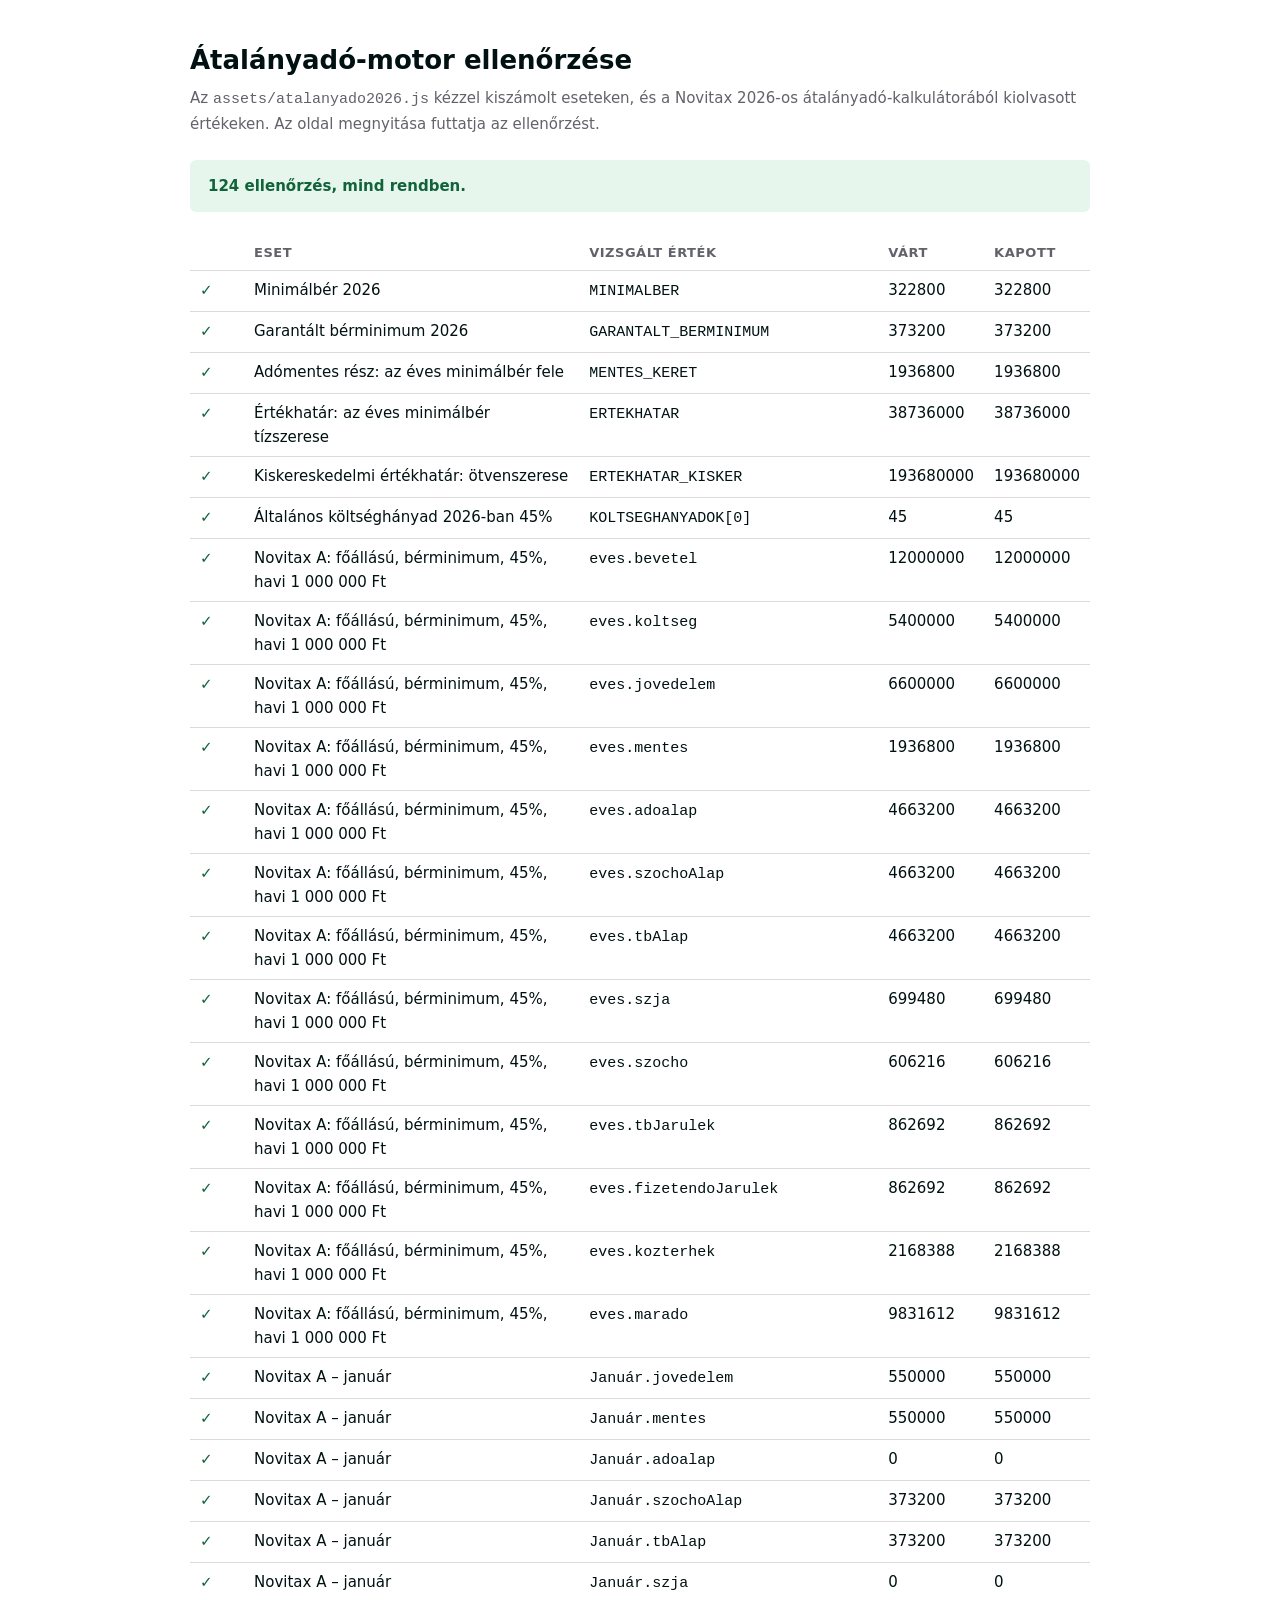
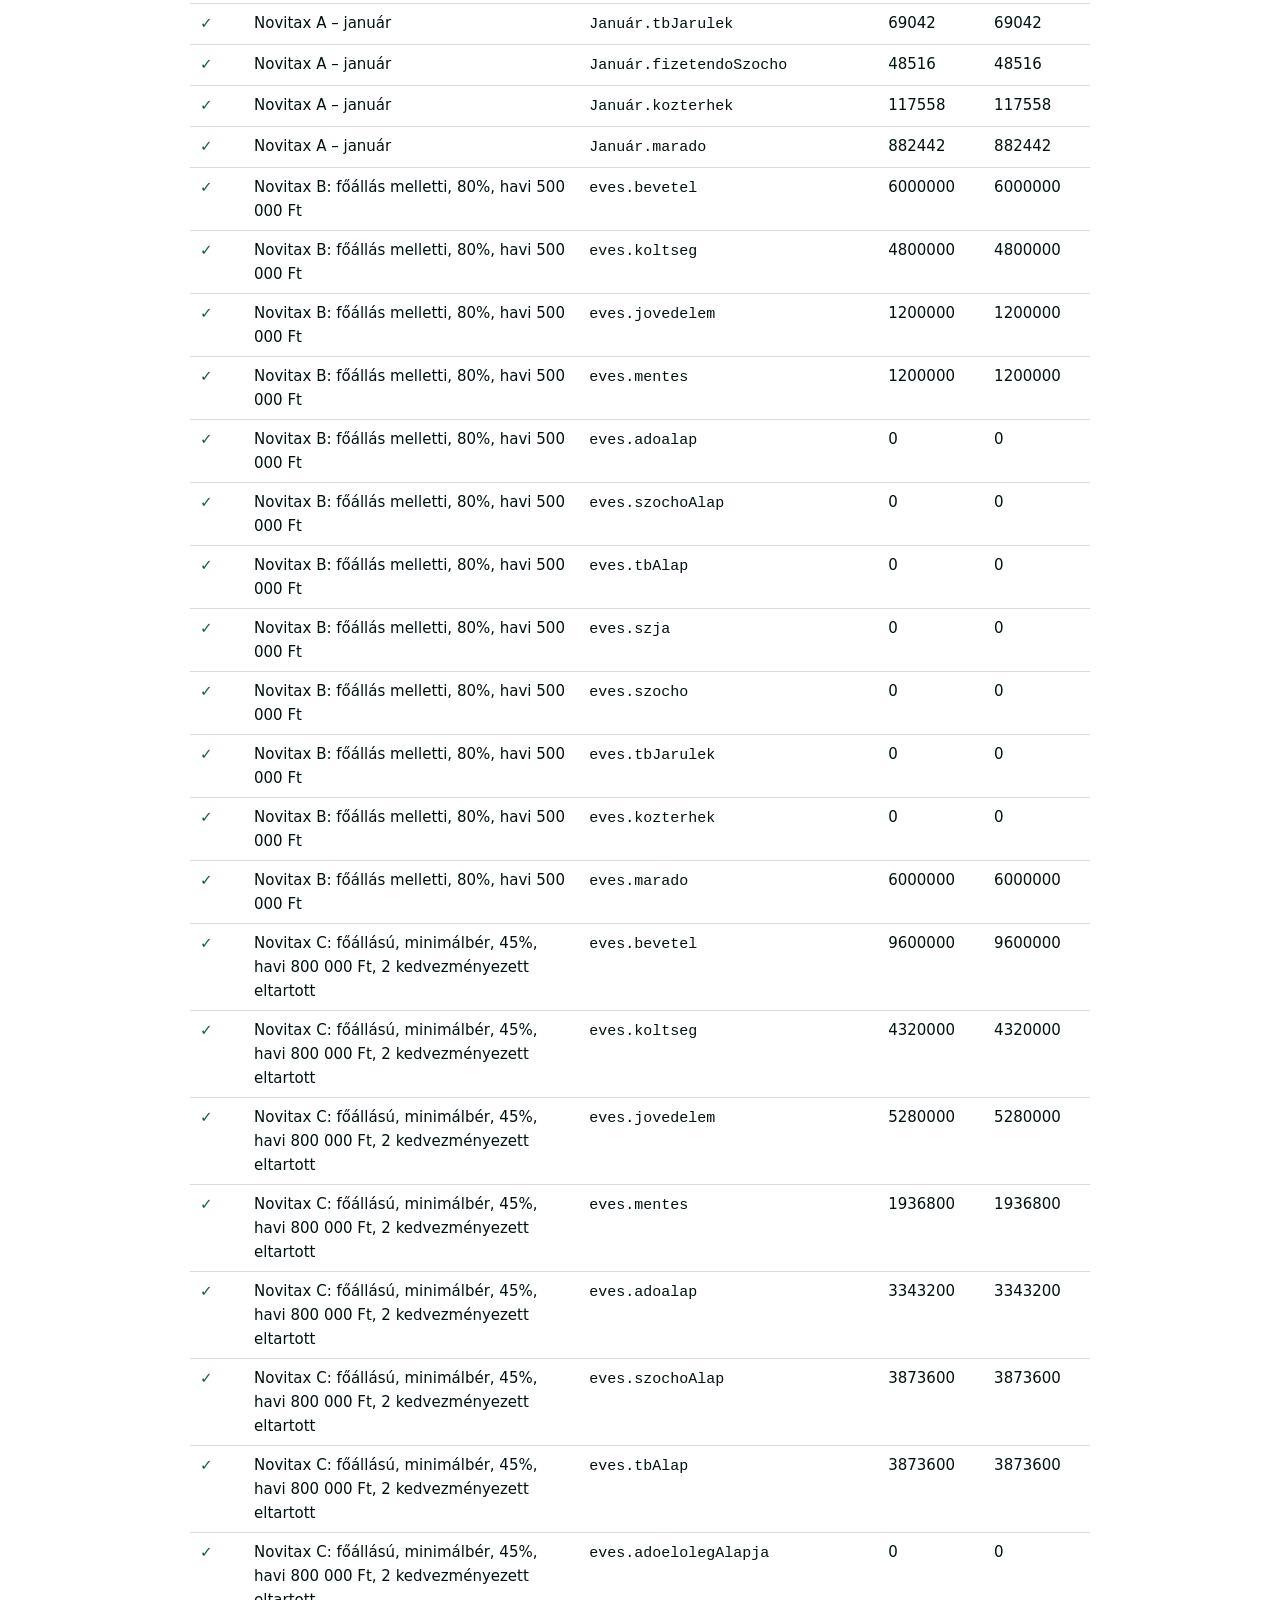
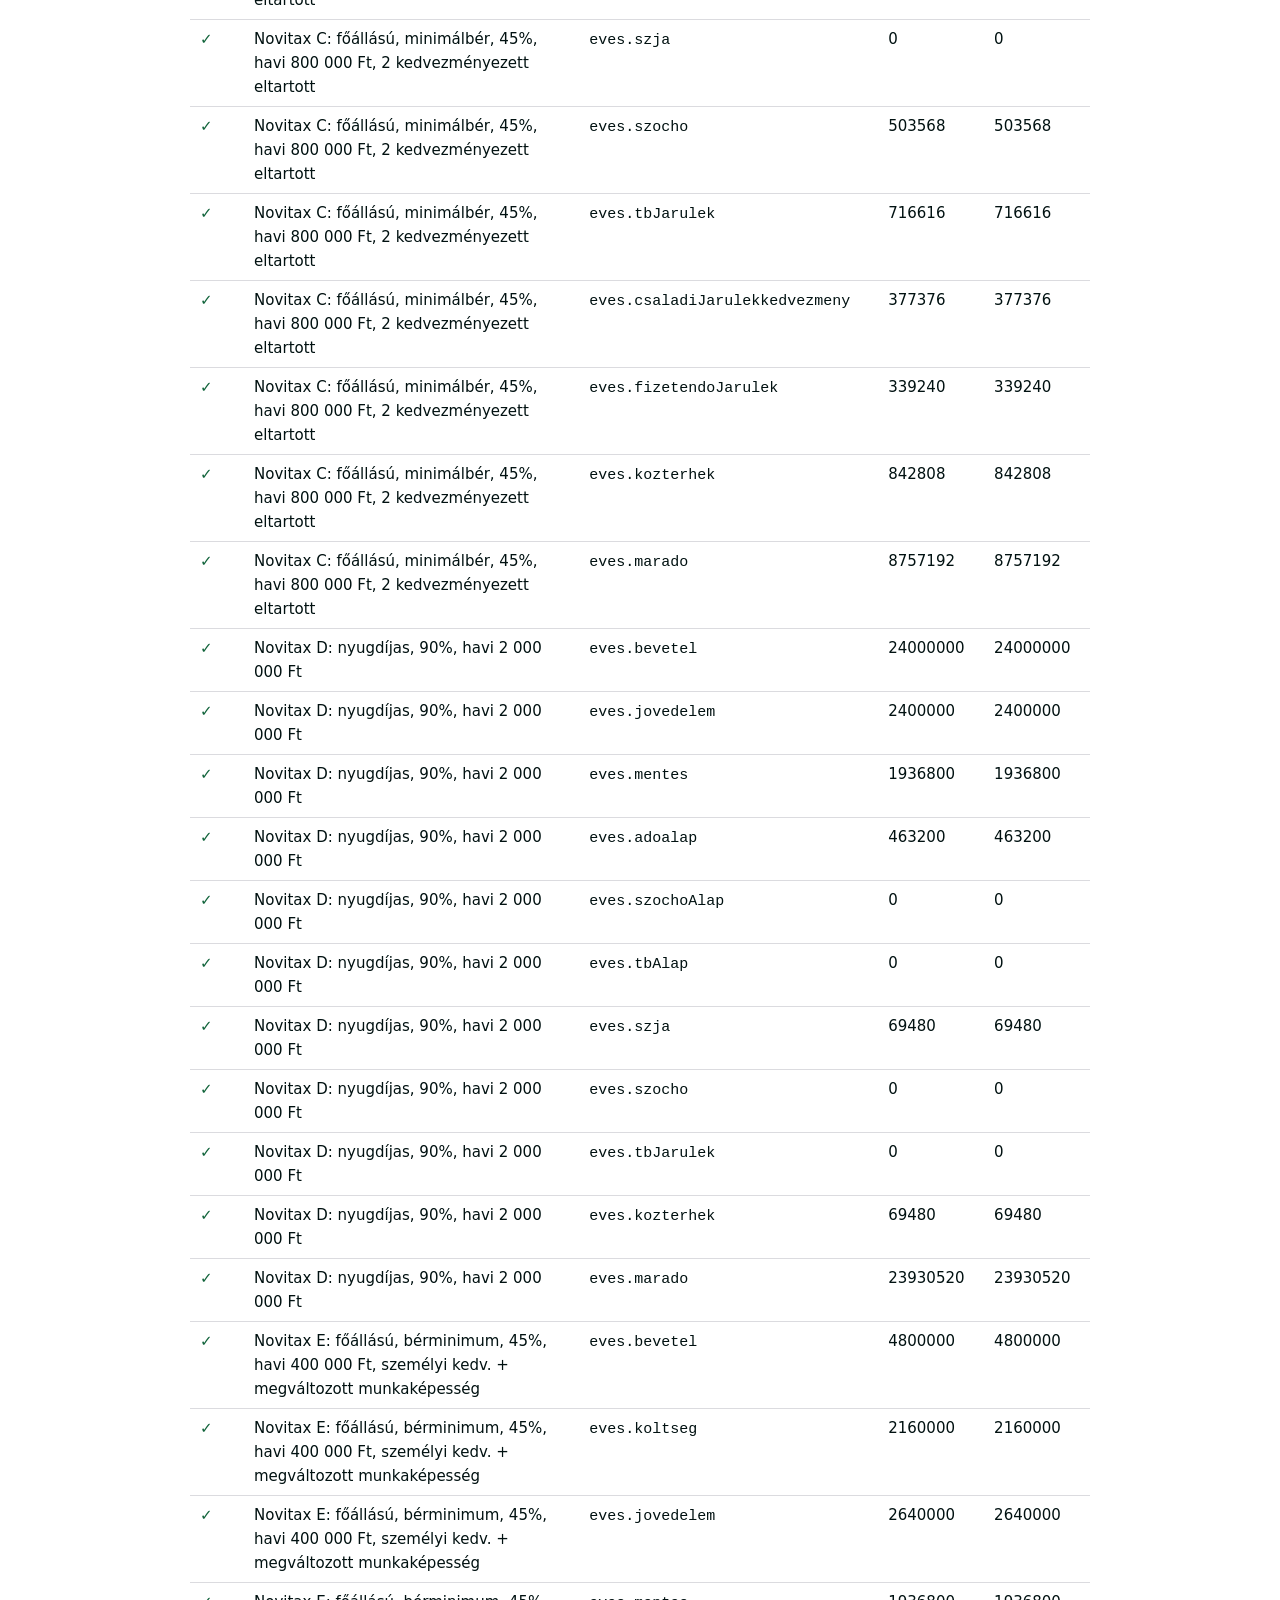
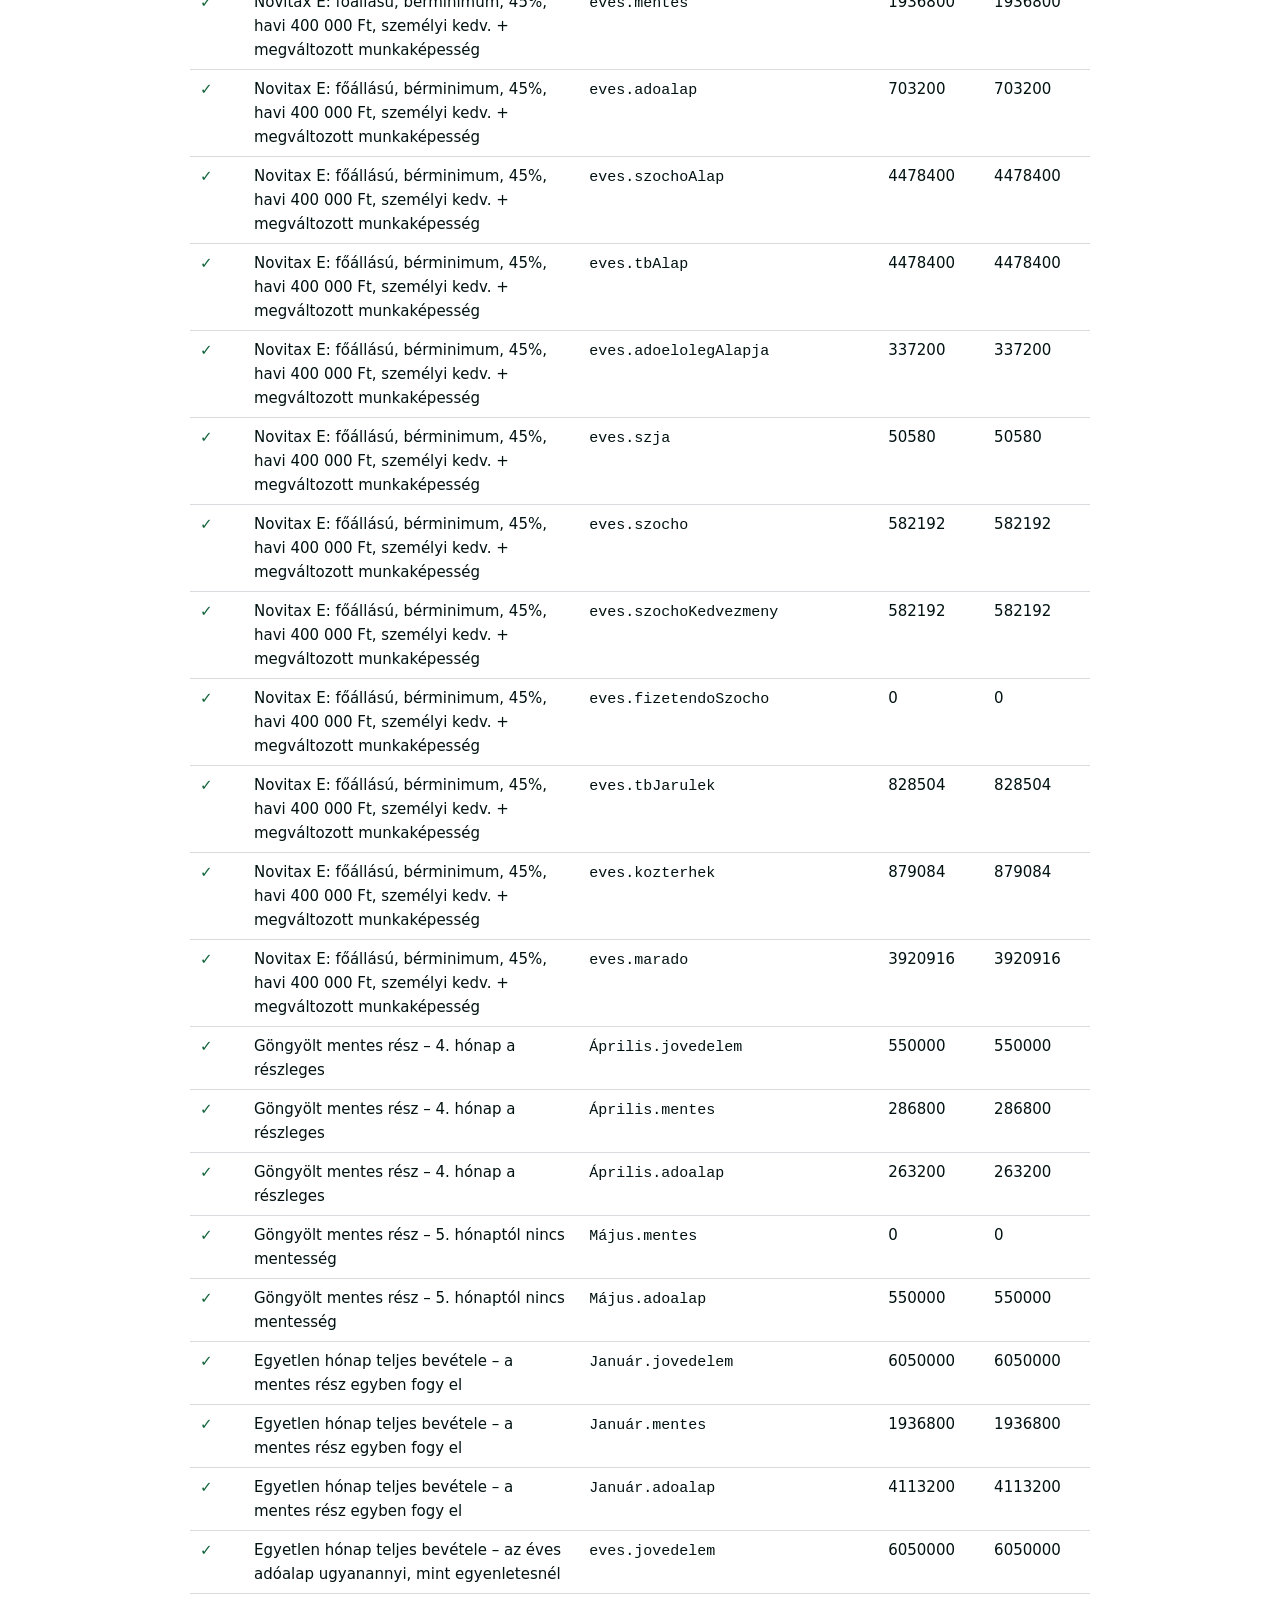
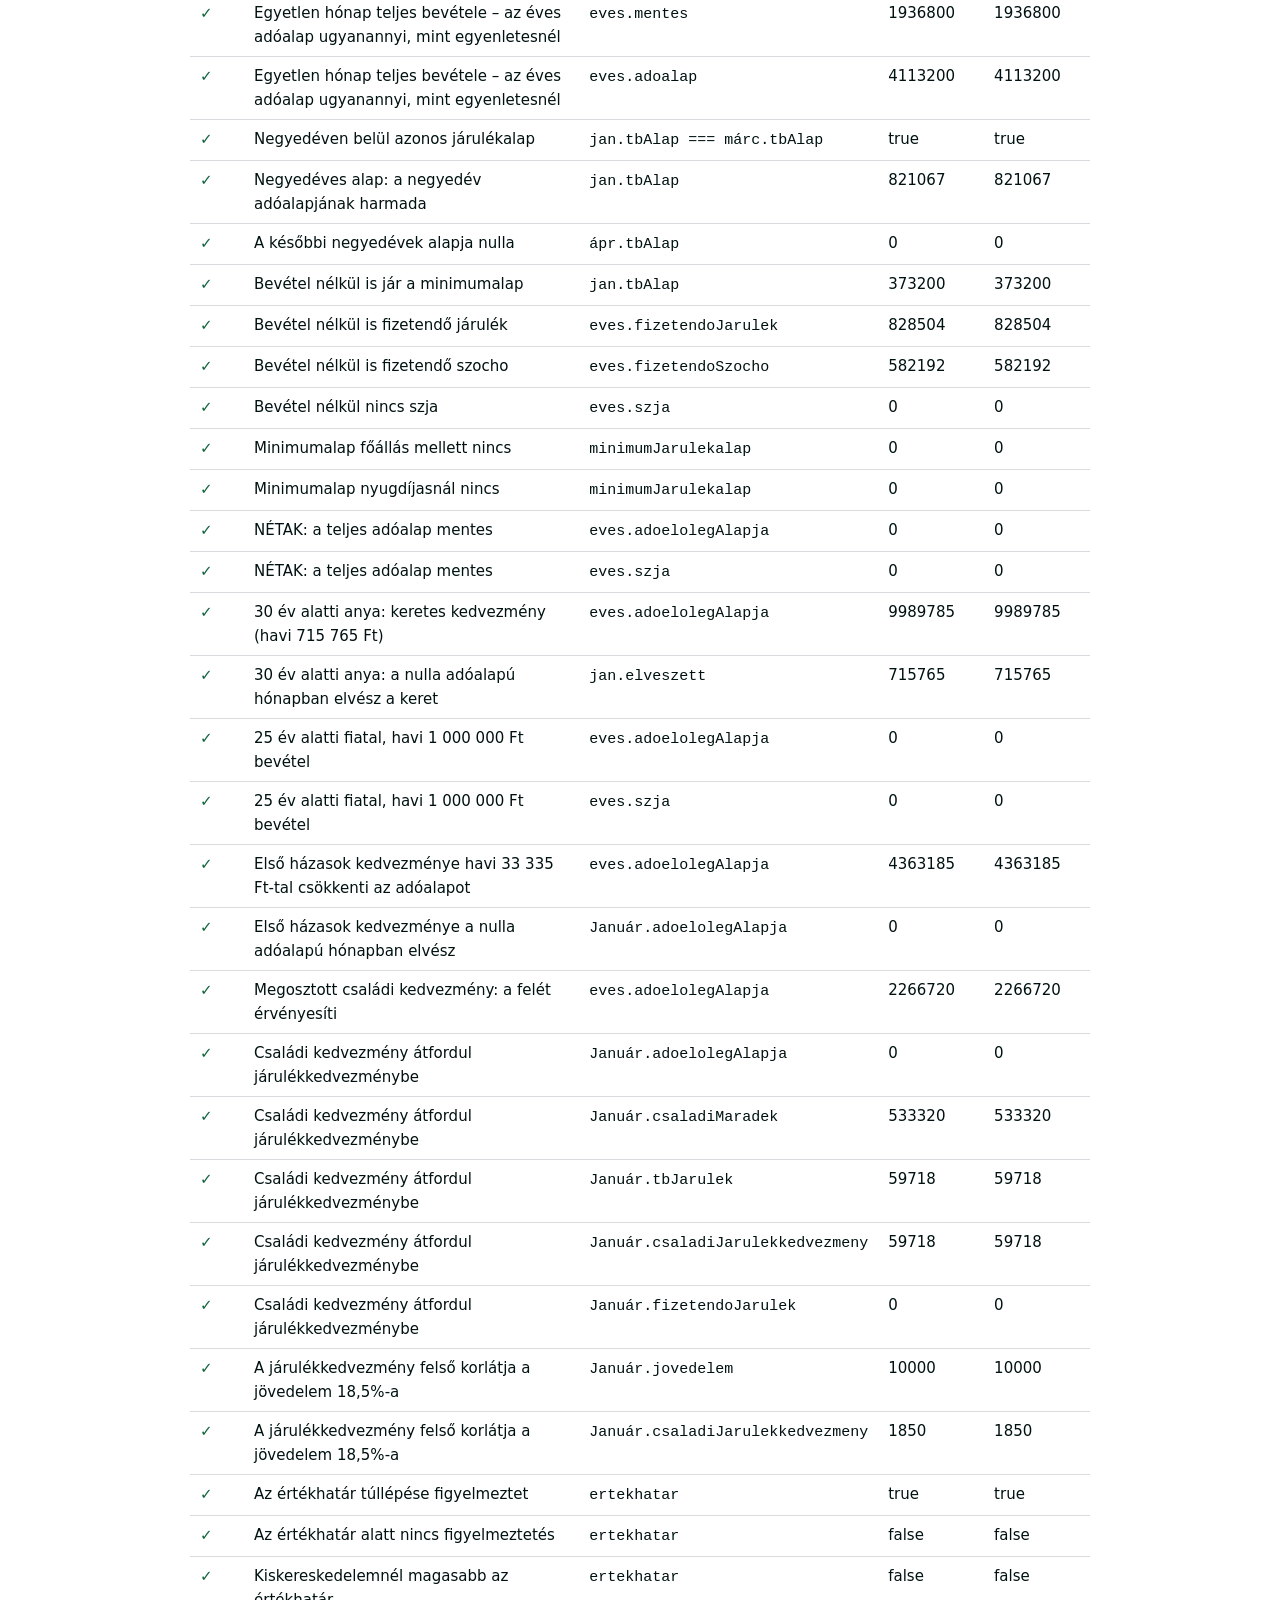
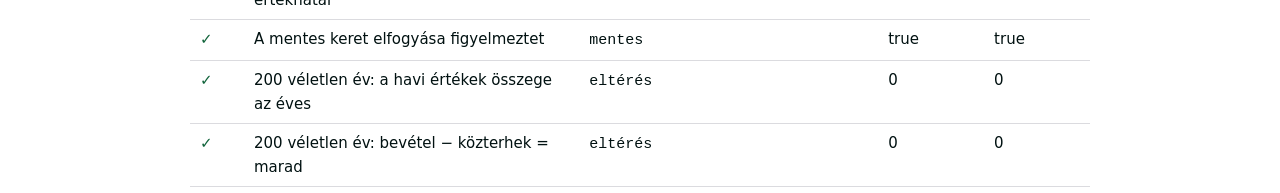
<file: teszt-atalanyado.html>
<!doctype html>
<html lang="hu">
<head>
<meta charset="utf-8">
<meta name="viewport" content="width=device-width, initial-scale=1">
<title>Átalányadó-motor ellenőrzése – Kalkulátorok</title>
<style>
  body { font: 15px/1.6 "Segoe UI", system-ui, sans-serif; color: #011111; margin: 40px auto; max-width: 900px; padding: 0 20px; }
  h1 { font-size: 26px; margin-bottom: 4px; }
  p.alcim { color: #62636A; margin-top: 0; }
  #osszegzes { padding: 14px 18px; border-radius: 6px; font-weight: 700; margin: 24px 0; }
  .rendben { background: #E7F6EC; color: #10633A; }
  .hibas   { background: #FBEAEA; color: #8C1C1C; }
  table { border-collapse: collapse; width: 100%; }
  th, td { text-align: left; padding: 7px 10px; border-bottom: 1px solid #DBDBDF; vertical-align: top; }
  th { font-size: 13px; text-transform: uppercase; letter-spacing: .04em; color: #62636A; }
  td.allapot { width: 34px; font-weight: 700; }
  tr.ok td.allapot { color: #10633A; }
  tr.bukott td.allapot { color: #8C1C1C; }
  tr.bukott { background: #FDF4F4; }
  td.szam { font-variant-numeric: tabular-nums; white-space: nowrap; }
</style>
</head>
<body>

<h1>Átalányadó-motor ellenőrzése</h1>
<p class="alcim">
  Az <code>assets/atalanyado2026.js</code> kézzel kiszámolt eseteken, és a Novitax 2026-os
  átalányadó-kalkulátorából kiolvasott értékeken. Az oldal megnyitása futtatja az ellenőrzést.
</p>

<div id="osszegzes">Futtatás…</div>

<table>
  <thead>
    <tr><th class="allapot"></th><th>Eset</th><th>Vizsgált érték</th><th>Várt</th><th>Kapott</th></tr>
  </thead>
  <tbody id="sorok"></tbody>
</table>

<script src="assets/szja2026.js"></script>
<script src="assets/atalanyado2026.js"></script>
<script>
(function () {
  'use strict';

  var esetek = [];

  /* Az `eves` összesítő mezőit ellenőrzi. */
  function eset(nev, be, vartak) {
    var eredmeny = ATALANY2026.szamol(be);
    Object.keys(vartak).forEach(function (mezo) {
      esetek.push({ nev: nev, mezo: 'eves.' + mezo, vart: vartak[mezo], kapott: eredmeny.eves[mezo] });
    });
  }

  /* Egy megnevezett hónap mezőit ellenőrzi (1 = január). */
  function honap(nev, be, sorszam, vartak) {
    var ho = ATALANY2026.szamol(be).honapok[sorszam - 1];
    Object.keys(vartak).forEach(function (mezo) {
      esetek.push({ nev: nev, mezo: ho.honap + '.' + mezo, vart: vartak[mezo], kapott: ho[mezo] });
    });
  }

  function allit(nev, mezo, vart, kapott) {
    esetek.push({ nev: nev, mezo: mezo, vart: vart, kapott: kapott });
  }

  var ures = {
    bevetelek: 0, koltseghanyad: 45, jelleg: 'foallasu', minimumAlap: 'berminimum',
    szochoKedvezmeny: 'nincs', kiskereskedelem: false,
    anyakKedvezmenye: 'nincs', fiatal25: false, szemelyi: false, elsoHazas: false,
    kedvezmenyezettEltartott: 0, eltartott: 0, betegEltartott: 0, csaladiIgenybevett: null
  };

  function be(valtozok) {
    var uj = {};
    Object.keys(ures).forEach(function (k) { uj[k] = ures[k]; });
    Object.keys(valtozok).forEach(function (k) { uj[k] = valtozok[k]; });
    return uj;
  }

  /* ---- Konstansok ------------------------------------------------------ */

  allit('Minimálbér 2026', 'MINIMALBER', 322800, ATALANY2026.MINIMALBER);
  allit('Garantált bérminimum 2026', 'GARANTALT_BERMINIMUM', 373200, ATALANY2026.GARANTALT_BERMINIMUM);
  allit('Adómentes rész: az éves minimálbér fele', 'MENTES_KERET', 1936800, ATALANY2026.MENTES_KERET);
  allit('Értékhatár: az éves minimálbér tízszerese', 'ERTEKHATAR', 38736000, ATALANY2026.ERTEKHATAR);
  allit('Kiskereskedelmi értékhatár: ötvenszerese', 'ERTEKHATAR_KISKER', 193680000, ATALANY2026.ERTEKHATAR_KISKER);
  allit('Általános költséghányad 2026-ban 45%', 'KOLTSEGHANYADOK[0]', 45, ATALANY2026.KOLTSEGHANYADOK[0]);

  /* ---- Kereszt-ellenőrzés a Novitax 2026-os kalkulátorával -------------
     Forrás: novitax.hu/kalkulatorok/2026Atalany/evat26.html, „Januári adatok ismétlése
     minden hónapra" bekapcsolva, az Összesen oszlop értékei.

     Az eltartottak megadása náluk másképp működik: a „kedvezményezett" és a „figyelembe
     vehető" eltartottak száma összeadódik, nálunk viszont az `eltartott` a teljes létszám
     (a kedvezményezettekkel együtt). A C esetben ezért ott kelt = 2, felt = 0 szerepelt. */

  eset('Novitax A: főállású, bérminimum, 45%, havi 1 000 000 Ft', be({
    bevetelek: 1000000, koltseghanyad: 45, jelleg: 'foallasu', minimumAlap: 'berminimum'
  }), {
    bevetel: 12000000, koltseg: 5400000, jovedelem: 6600000, mentes: 1936800, adoalap: 4663200,
    szochoAlap: 4663200, tbAlap: 4663200, szja: 699480, szocho: 606216, tbJarulek: 862692,
    fizetendoJarulek: 862692, kozterhek: 2168388, marado: 9831612
  });

  honap('Novitax A – január', be({
    bevetelek: 1000000, koltseghanyad: 45, jelleg: 'foallasu', minimumAlap: 'berminimum'
  }), 1, {
    jovedelem: 550000, mentes: 550000, adoalap: 0, szochoAlap: 373200, tbAlap: 373200,
    szja: 0, tbJarulek: 69042, fizetendoSzocho: 48516, kozterhek: 117558, marado: 882442
  });

  eset('Novitax B: főállás melletti, 80%, havi 500 000 Ft', be({
    bevetelek: 500000, koltseghanyad: 80, jelleg: 'mellett'
  }), {
    bevetel: 6000000, koltseg: 4800000, jovedelem: 1200000, mentes: 1200000, adoalap: 0,
    szochoAlap: 0, tbAlap: 0, szja: 0, szocho: 0, tbJarulek: 0, kozterhek: 0, marado: 6000000
  });

  eset('Novitax C: főállású, minimálbér, 45%, havi 800 000 Ft, 2 kedvezményezett eltartott', be({
    bevetelek: 800000, koltseghanyad: 45, jelleg: 'foallasu', minimumAlap: 'minimalber',
    kedvezmenyezettEltartott: 2, eltartott: 2
  }), {
    bevetel: 9600000, koltseg: 4320000, jovedelem: 5280000, mentes: 1936800, adoalap: 3343200,
    szochoAlap: 3873600, tbAlap: 3873600, adoelolegAlapja: 0, szja: 0, szocho: 503568,
    tbJarulek: 716616, csaladiJarulekkedvezmeny: 377376, fizetendoJarulek: 339240,
    kozterhek: 842808, marado: 8757192
  });

  eset('Novitax D: nyugdíjas, 90%, havi 2 000 000 Ft', be({
    bevetelek: 2000000, koltseghanyad: 90, jelleg: 'nyugdijas'
  }), {
    bevetel: 24000000, jovedelem: 2400000, mentes: 1936800, adoalap: 463200,
    szochoAlap: 0, tbAlap: 0, szja: 69480, szocho: 0, tbJarulek: 0,
    kozterhek: 69480, marado: 23930520
  });

  eset('Novitax E: főállású, bérminimum, 45%, havi 400 000 Ft, személyi kedv. + megváltozott munkaképesség', be({
    bevetelek: 400000, koltseghanyad: 45, jelleg: 'foallasu', minimumAlap: 'berminimum',
    szemelyi: true, szochoKedvezmeny: 'megvaltozott'
  }), {
    bevetel: 4800000, koltseg: 2160000, jovedelem: 2640000, mentes: 1936800, adoalap: 703200,
    szochoAlap: 4478400, tbAlap: 4478400, adoelolegAlapja: 337200, szja: 50580,
    szocho: 582192, szochoKedvezmeny: 582192, fizetendoSzocho: 0,
    tbJarulek: 828504, kozterhek: 879084, marado: 3920916
  });

  /* ---- Az adómentes keret göngyölítése --------------------------------- */

  // Havi 550 000 Ft jövedelemnél a keret a negyedik hónapban fogy el.
  honap('Göngyölt mentes rész – 4. hónap a részleges', be({
    bevetelek: 1000000, koltseghanyad: 45
  }), 4, { jovedelem: 550000, mentes: 286800, adoalap: 263200 });

  honap('Göngyölt mentes rész – 5. hónaptól nincs mentesség', be({
    bevetelek: 1000000, koltseghanyad: 45
  }), 5, { mentes: 0, adoalap: 550000 });

  // Egyetlen hónapban befolyó teljes éves bevétel: a keret azonnal elfogy.
  var egyHonap = [11000000, 0, 0, 0, 0, 0, 0, 0, 0, 0, 0, 0];
  honap('Egyetlen hónap teljes bevétele – a mentes rész egyben fogy el', be({
    bevetelek: egyHonap, koltseghanyad: 45
  }), 1, { jovedelem: 6050000, mentes: 1936800, adoalap: 4113200 });

  eset('Egyetlen hónap teljes bevétele – az éves adóalap ugyanannyi, mint egyenletesnél', be({
    bevetelek: egyHonap, koltseghanyad: 45
  }), { jovedelem: 6050000, mentes: 1936800, adoalap: 4113200 });

  /* ---- Negyedéves göngyölítés ------------------------------------------ */

  // A negyedév mindhárom hónapja ugyanazt a járulékalapot kapja, akkor is,
  // ha a bevétel egyenetlenül oszlik el a negyedéven belül.
  var egyenetlen = [8000000, 0, 0, 0, 0, 0, 0, 0, 0, 0, 0, 0];
  var q = ATALANY2026.szamol(be({ bevetelek: egyenetlen, koltseghanyad: 45, jelleg: 'mellett' }));
  allit('Negyedéven belül azonos járulékalap', 'jan.tbAlap === márc.tbAlap',
    true, q.honapok[0].tbAlap === q.honapok[2].tbAlap);
  allit('Negyedéves alap: a negyedév adóalapjának harmada', 'jan.tbAlap',
    Math.round((8000000 * 0.55 - 1936800) / 3), q.honapok[0].tbAlap);
  allit('A későbbi negyedévek alapja nulla', 'ápr.tbAlap', 0, q.honapok[3].tbAlap);

  // Főállásúnál a minimumalap akkor is jár, ha nincs bevétel.
  var nulla = ATALANY2026.szamol(be({ bevetelek: 0, jelleg: 'foallasu', minimumAlap: 'berminimum' }));
  allit('Bevétel nélkül is jár a minimumalap', 'jan.tbAlap', 373200, nulla.honapok[0].tbAlap);
  allit('Bevétel nélkül is fizetendő járulék', 'eves.fizetendoJarulek', 69042 * 12, nulla.eves.fizetendoJarulek);
  allit('Bevétel nélkül is fizetendő szocho', 'eves.fizetendoSzocho', 48516 * 12, nulla.eves.fizetendoSzocho);
  allit('Bevétel nélkül nincs szja', 'eves.szja', 0, nulla.eves.szja);

  allit('Minimumalap főállás mellett nincs', 'minimumJarulekalap',
    0, ATALANY2026.minimumJarulekalap('mellett', 'berminimum'));
  allit('Minimumalap nyugdíjasnál nincs', 'minimumJarulekalap',
    0, ATALANY2026.minimumJarulekalap('nyugdijas', 'berminimum'));

  /* ---- Kedvezmények ----------------------------------------------------- */

  eset('NÉTAK: a teljes adóalap mentes', be({
    bevetelek: 1000000, anyakKedvezmenye: 'netak'
  }), { adoelolegAlapja: 0, szja: 0 });

  // Havi 1 650 000 Ft jövedelemnél az első hónap adóalapja nulla (a mentes rész elnyeli),
  // ezért ott a keret elvész: csak 11 hónapban tud érvényesülni.
  eset('30 év alatti anya: keretes kedvezmény (havi 715 765 Ft)', be({
    bevetelek: 3000000, anyakKedvezmenye: 'anya30'
  }), { adoelolegAlapja: 12 * 1650000 - 1936800 - 11 * 715765 });

  allit('30 év alatti anya: a nulla adóalapú hónapban elvész a keret', 'jan.elveszett',
    715765, ATALANY2026.szamol(be({ bevetelek: 3000000, anyakKedvezmenye: 'anya30' }))
      .kedvezmenyek[0].elveszett);

  eset('25 év alatti fiatal, havi 1 000 000 Ft bevétel', be({
    bevetelek: 1000000, fiatal25: true
  }), { adoelolegAlapja: 0, szja: 0 });

  eset('Első házasok kedvezménye havi 33 335 Ft-tal csökkenti az adóalapot', be({
    bevetelek: 1000000, elsoHazas: true
  }), { adoelolegAlapja: 4663200 - 8 * 33335 - 33335 });

  // A 4. hónapban az adóalap 263 200 Ft, ez elnyeli a 33 335 Ft-ot; az 1–3. hónapban nulla,
  // ott a kedvezmény elvész.
  honap('Első házasok kedvezménye a nulla adóalapú hónapban elvész', be({
    bevetelek: 1000000, elsoHazas: true
  }), 1, { adoelolegAlapja: 0 });

  eset('Megosztott családi kedvezmény: a felét érvényesíti', be({
    bevetelek: 1000000, kedvezmenyezettEltartott: 2, eltartott: 2, csaladiIgenybevett: 266660
  }), { adoelolegAlapja: 4663200 - 8 * 266660 - 263200 });

  honap('Családi kedvezmény átfordul járulékkedvezménybe', be({
    bevetelek: 800000, jelleg: 'foallasu', minimumAlap: 'minimalber',
    kedvezmenyezettEltartott: 2, eltartott: 2
  }), 1, { adoelolegAlapja: 0, csaladiMaradek: 533320, tbJarulek: 59718,
           csaladiJarulekkedvezmeny: 59718, fizetendoJarulek: 0 });

  // A járulékkedvezmény a tényleges jövedelem 18,5%-át sem lépheti túl.
  honap('A járulékkedvezmény felső korlátja a jövedelem 18,5%-a', be({
    bevetelek: [100000, 0, 0, 3000000, 0, 0, 0, 0, 0, 0, 0, 0], koltseghanyad: 90,
    jelleg: 'foallasu', minimumAlap: 'berminimum', kedvezmenyezettEltartott: 3, eltartott: 3
  }), 1, { jovedelem: 10000, csaladiJarulekkedvezmeny: 1850 });

  /* ---- Figyelmeztetések ------------------------------------------------- */

  function figyelmeztetes(eredmeny, tipus) {
    return eredmeny.figyelmeztetesek.some(function (f) { return f.tipus === tipus; });
  }

  allit('Az értékhatár túllépése figyelmeztet', 'ertekhatar', true,
    figyelmeztetes(ATALANY2026.szamol(be({ bevetelek: 3300000 })), 'ertekhatar'));
  allit('Az értékhatár alatt nincs figyelmeztetés', 'ertekhatar', false,
    figyelmeztetes(ATALANY2026.szamol(be({ bevetelek: 3200000 })), 'ertekhatar'));
  allit('Kiskereskedelemnél magasabb az értékhatár', 'ertekhatar', false,
    figyelmeztetes(ATALANY2026.szamol(be({ bevetelek: 3300000, kiskereskedelem: true })), 'ertekhatar'));
  allit('A mentes keret elfogyása figyelmeztet', 'mentes', true,
    figyelmeztetes(ATALANY2026.szamol(be({ bevetelek: 1000000 })), 'mentes'));

  /* ---- Zárt könyvelés: a havi értékek összege az éves ------------------- */

  var elteresek = 0;
  var maradoElteres = 0;
  for (var i = 0; i < 200; i++) {
    var bevetelek = [];
    for (var h = 0; h < 12; h++) bevetelek.push(Math.round(Math.random() * 4000000));

    var minta = be({
      bevetelek: bevetelek,
      koltseghanyad: ATALANY2026.KOLTSEGHANYADOK[i % 3],
      jelleg: ['foallasu', 'mellett', 'nyugdijas'][i % 3],
      minimumAlap: i % 2 === 0 ? 'berminimum' : 'minimalber',
      szochoKedvezmeny: i % 5 === 0 ? 'megvaltozott' : 'nincs',
      kedvezmenyezettEltartott: i % 4,
      eltartott: i % 4,
      betegEltartott: i % 7 === 0 ? 1 : 0,
      fiatal25: i % 5 === 0,
      szemelyi: i % 3 === 0,
      elsoHazas: i % 6 === 0,
      anyakKedvezmenye: i % 11 === 0 ? 'anya30' : 'nincs'
    });

    var e = ATALANY2026.szamol(minta);

    var haviOsszeg = 0;
    var haviKozteher = 0;
    e.honapok.forEach(function (ho) {
      haviOsszeg += ho.bevetel;
      haviKozteher += ho.kozterhek;
      if (ho.marado !== ho.bevetel - ho.kozterhek) maradoElteres++;
      if (ho.adoalap !== ho.jovedelem - ho.mentes) maradoElteres++;
    });
    if (haviOsszeg !== e.eves.bevetel) elteresek++;
    if (haviKozteher !== e.eves.kozterhek) elteresek++;
    if (e.eves.marado !== e.eves.bevetel - e.eves.kozterhek) elteresek++;
    if (e.eves.mentes > ATALANY2026.MENTES_KERET) elteresek++;
  }
  allit('200 véletlen év: a havi értékek összege az éves', 'eltérés', 0, elteresek);
  allit('200 véletlen év: bevétel − közterhek = marad', 'eltérés', 0, maradoElteres);

  /* ---- Kiírás ---------------------------------------------------------- */

  var sorok = document.getElementById('sorok');
  var bukott = 0;

  esetek.forEach(function (e) {
    var jo = e.vart === e.kapott;
    if (!jo) bukott++;
    var tr = document.createElement('tr');
    tr.className = jo ? 'ok' : 'bukott';
    tr.innerHTML =
      '<td class="allapot">' + (jo ? '✓' : '✕') + '</td>' +
      '<td>' + e.nev + '</td>' +
      '<td><code>' + e.mezo + '</code></td>' +
      '<td class="szam">' + e.vart + '</td>' +
      '<td class="szam">' + e.kapott + '</td>';
    sorok.appendChild(tr);
  });

  var osszegzes = document.getElementById('osszegzes');
  osszegzes.className = bukott === 0 ? 'rendben' : 'hibas';
  osszegzes.textContent = bukott === 0
    ? esetek.length + ' ellenőrzés, mind rendben.'
    : esetek.length + ' ellenőrzésből ' + bukott + ' megbukott.';
  document.title = (bukott === 0 ? '✓ ' : '✕ ') + document.title;
})();
</script>

</body>
</html>
</file>
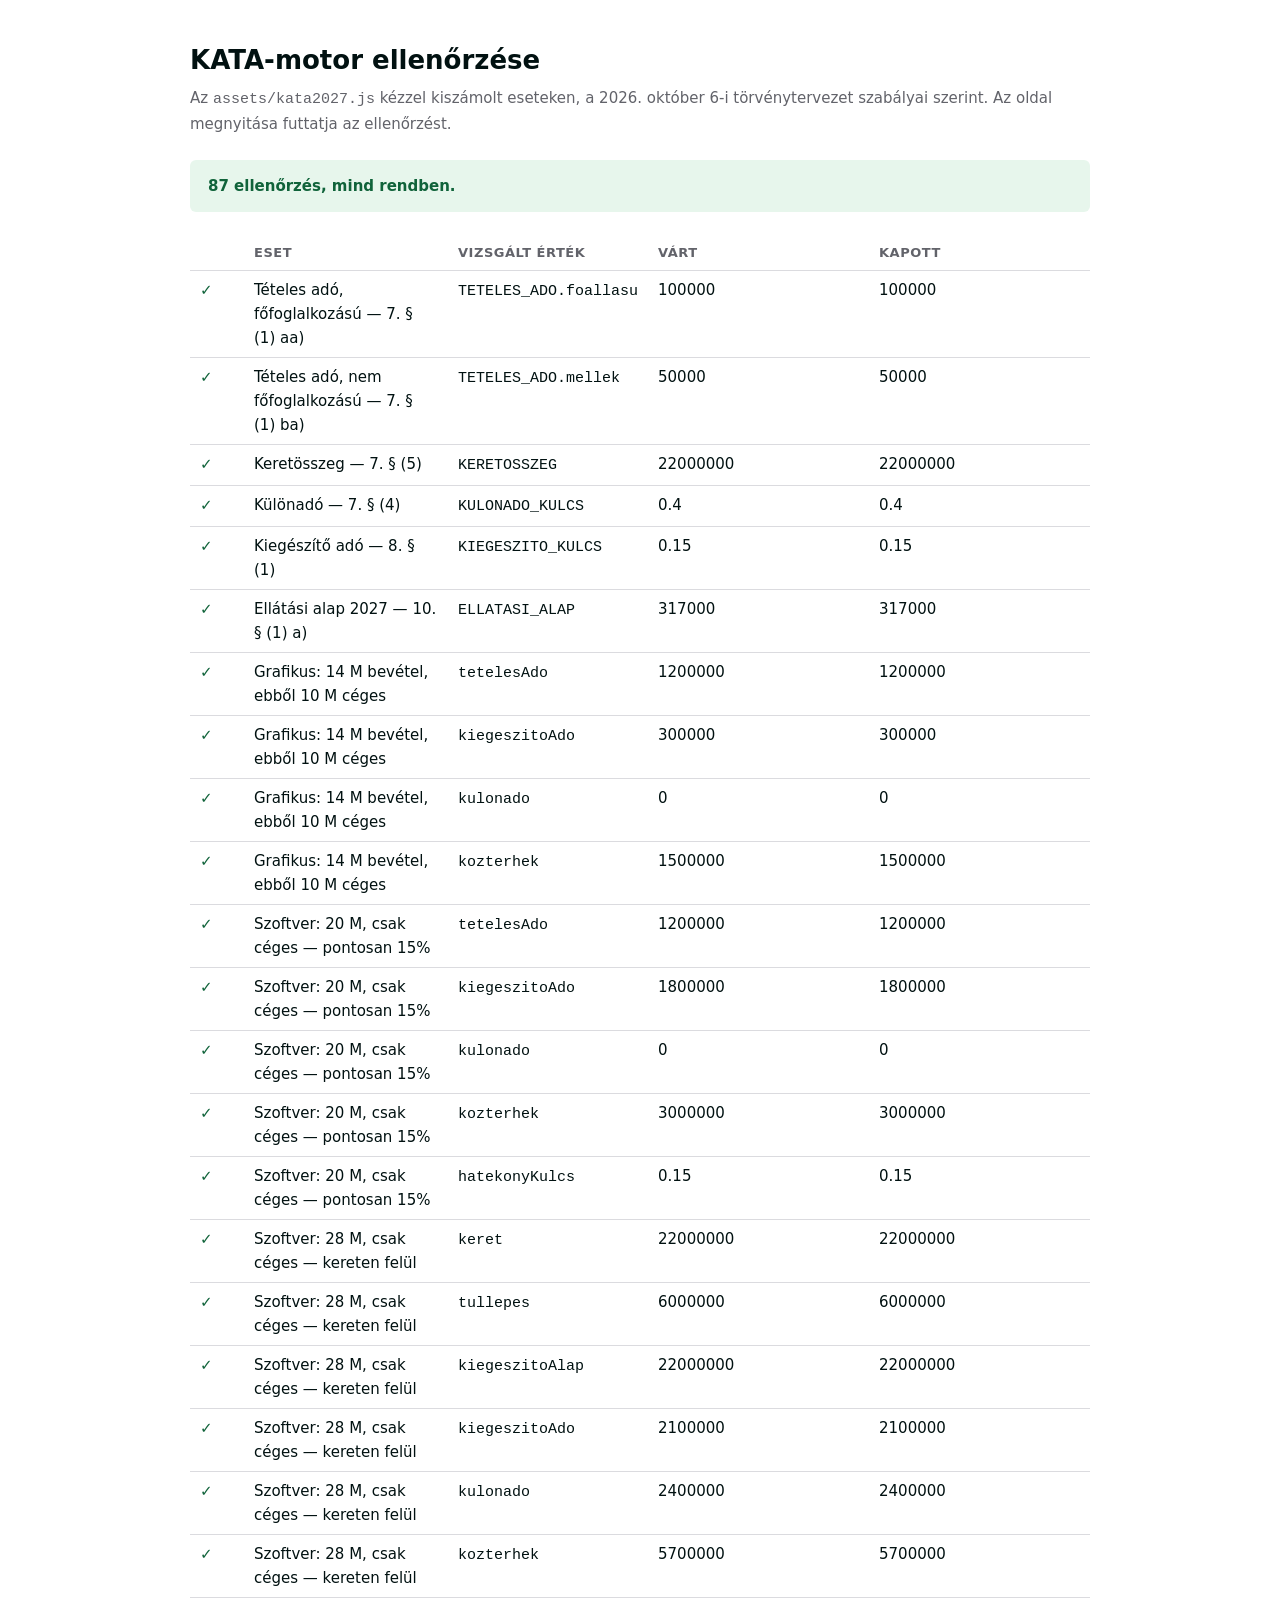
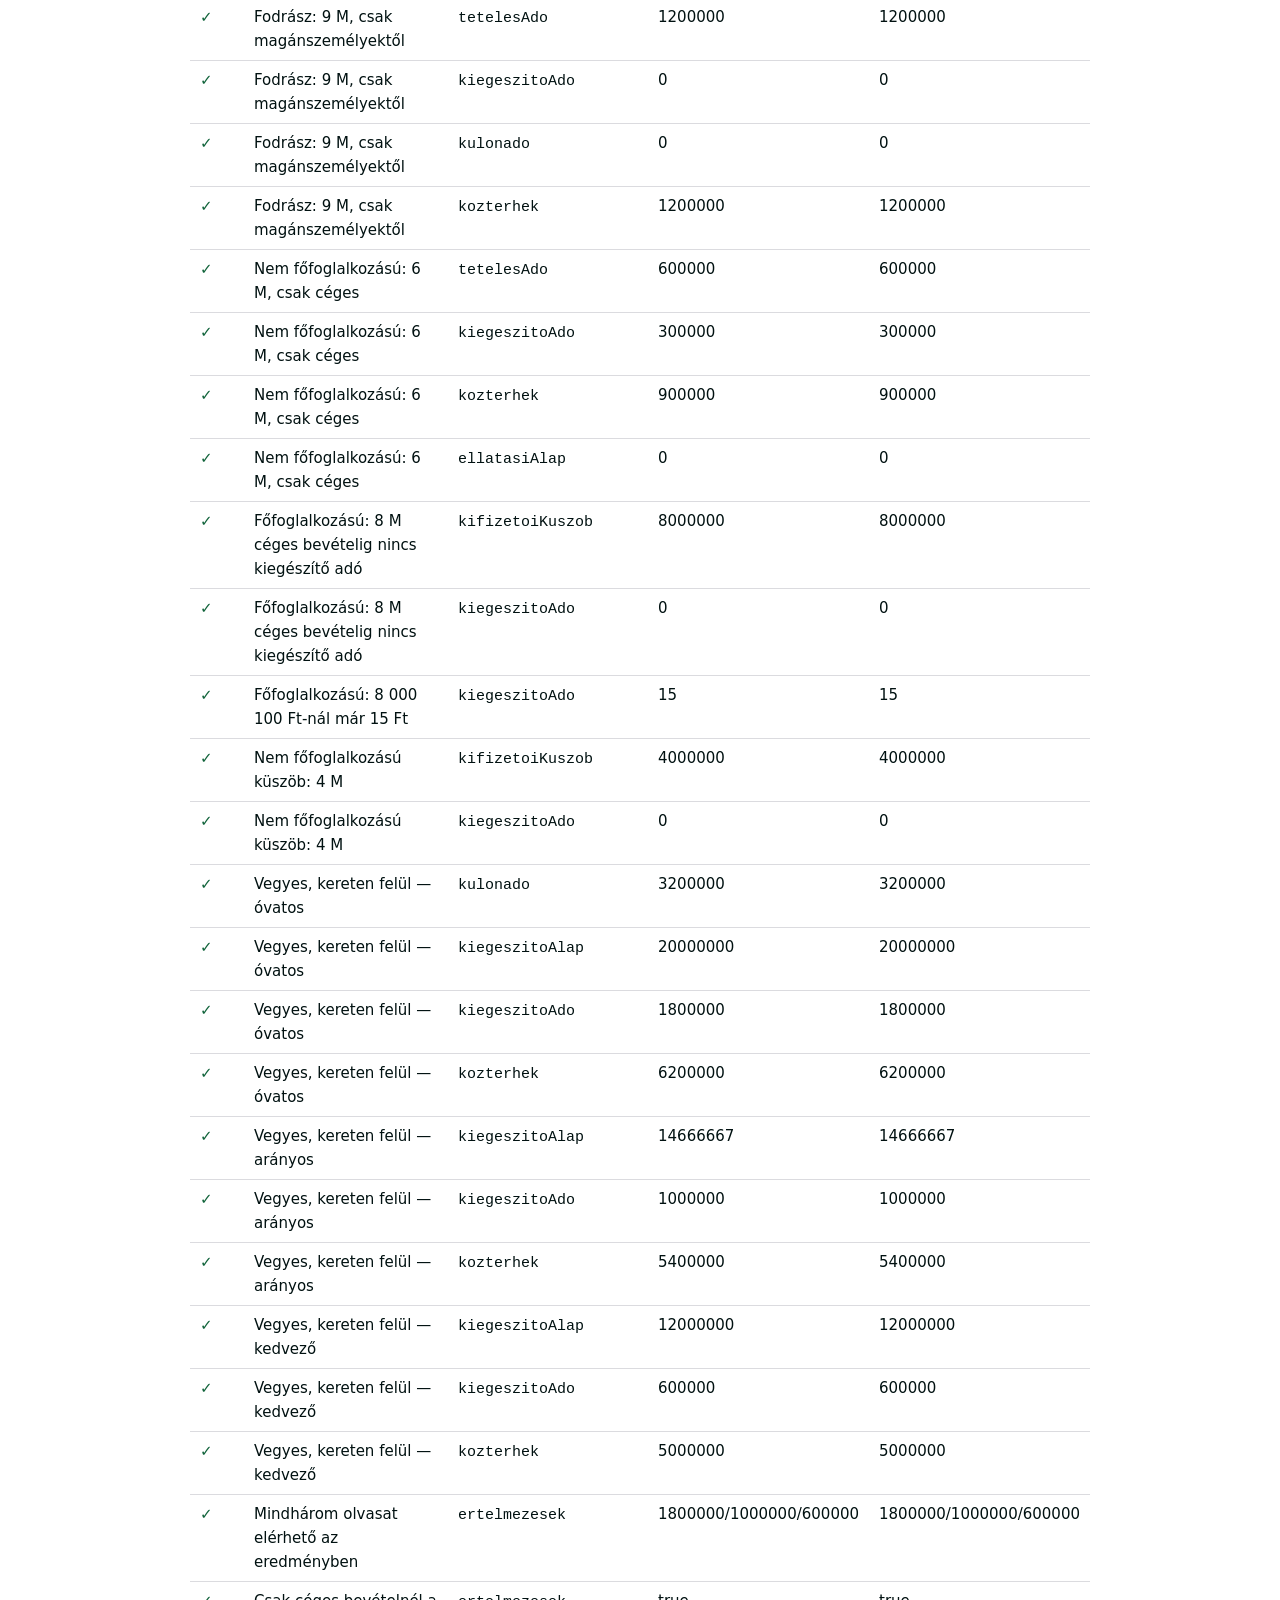
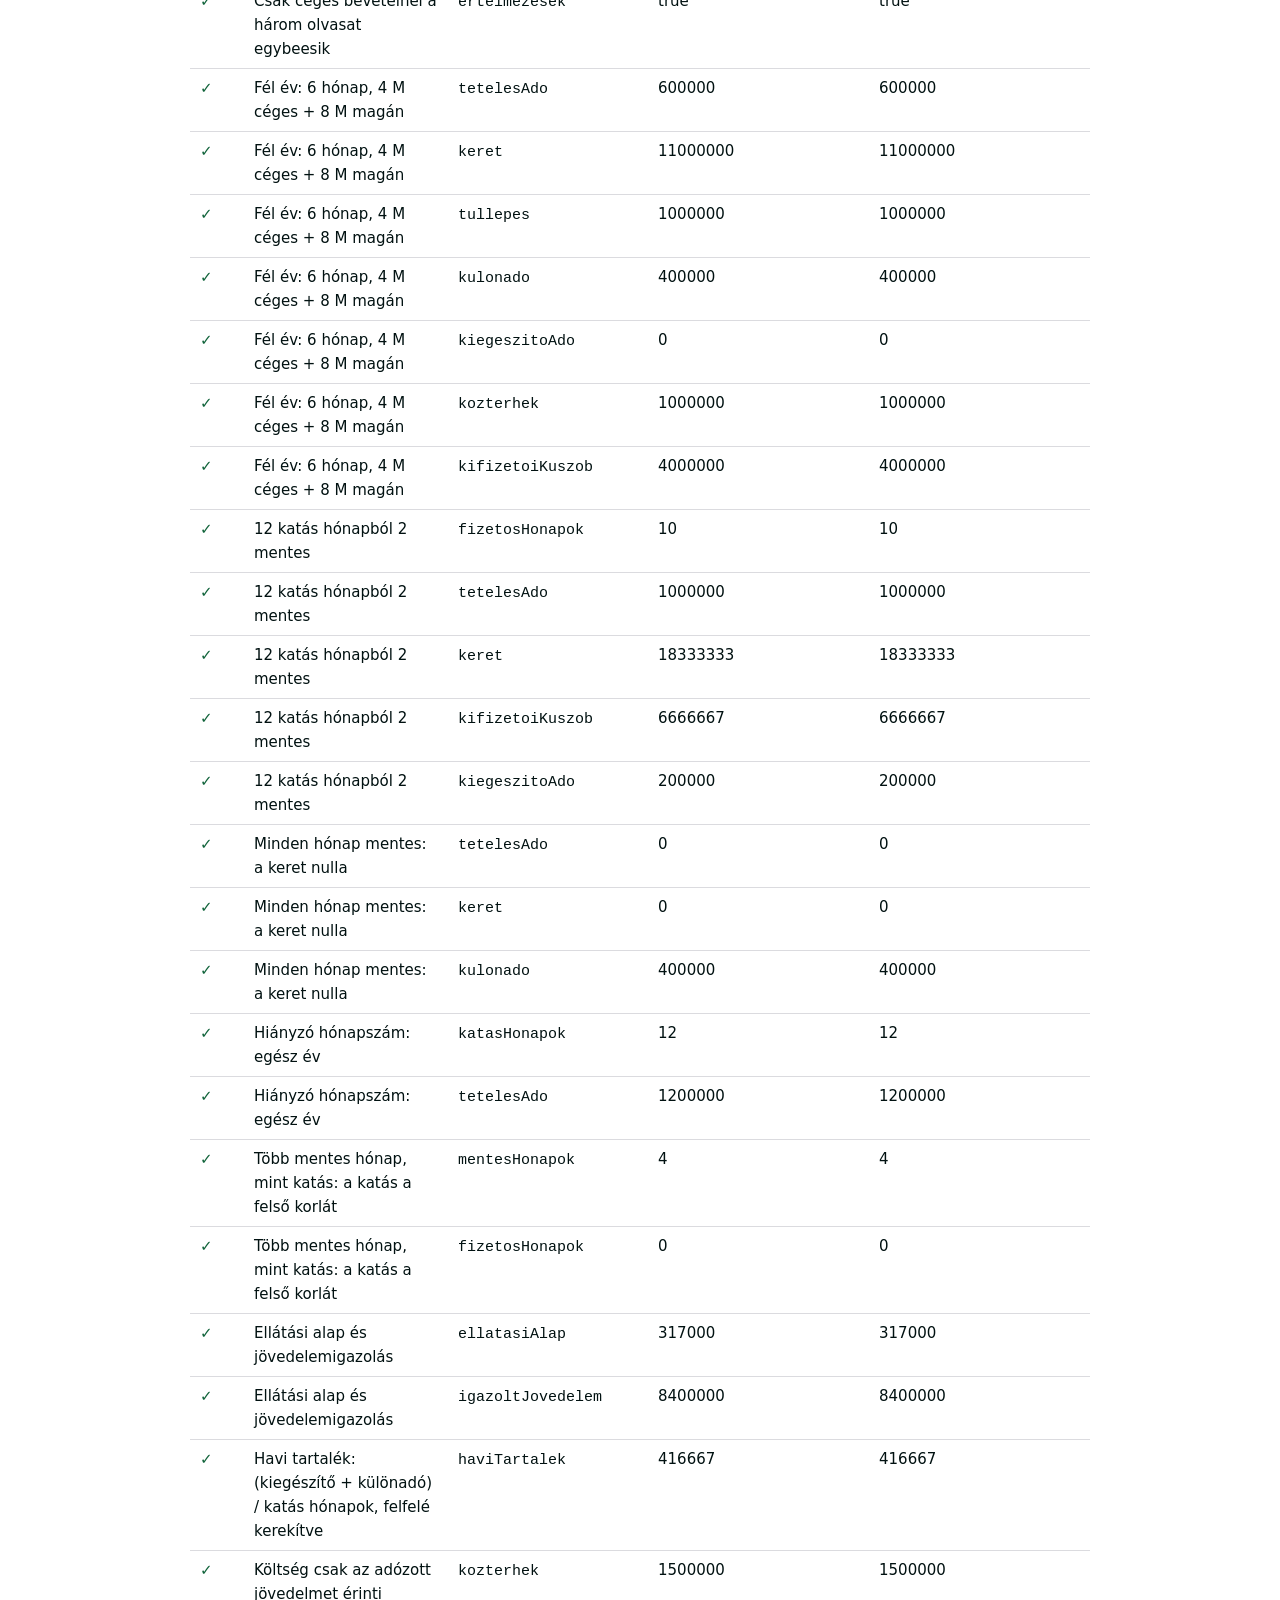
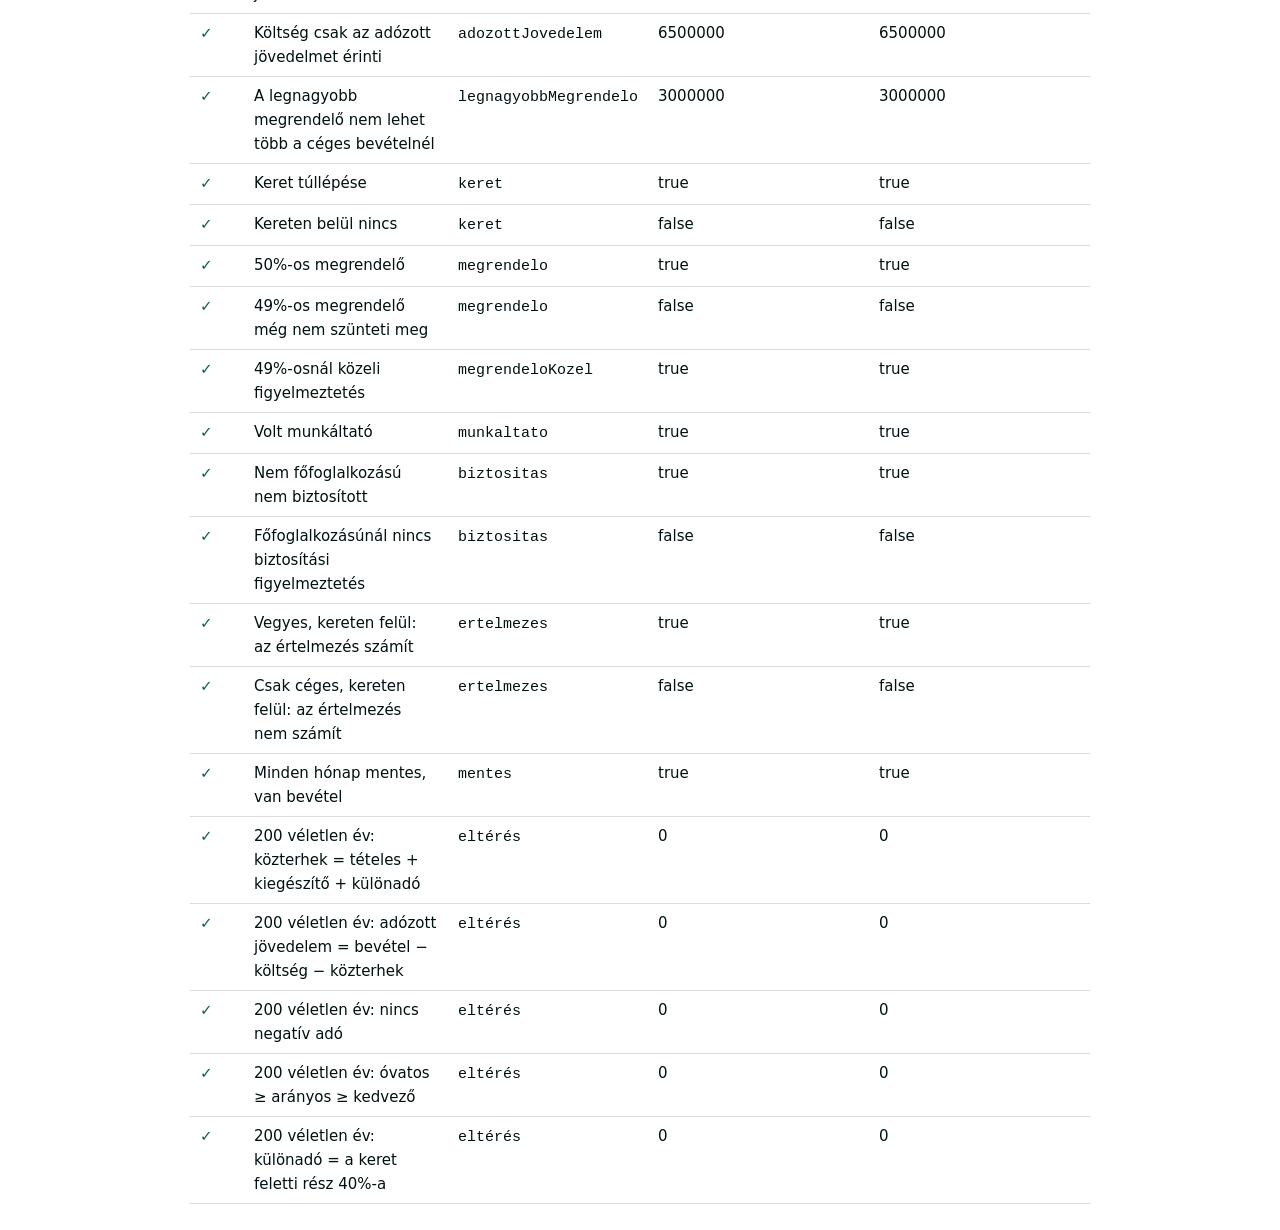
<file: teszt-kata.html>
<!doctype html>
<html lang="hu">
<head>
<meta charset="utf-8">
<meta name="viewport" content="width=device-width, initial-scale=1">
<title>KATA-motor ellenőrzése – Kalkulátorok</title>
<style>
  body { font: 15px/1.6 "Segoe UI", system-ui, sans-serif; color: #011111; margin: 40px auto; max-width: 900px; padding: 0 20px; }
  h1 { font-size: 26px; margin-bottom: 4px; }
  p.alcim { color: #62636A; margin-top: 0; }
  #osszegzes { padding: 14px 18px; border-radius: 6px; font-weight: 700; margin: 24px 0; }
  .rendben { background: #E7F6EC; color: #10633A; }
  .hibas   { background: #FBEAEA; color: #8C1C1C; }
  table { border-collapse: collapse; width: 100%; }
  th, td { text-align: left; padding: 7px 10px; border-bottom: 1px solid #DBDBDF; vertical-align: top; }
  th { font-size: 13px; text-transform: uppercase; letter-spacing: .04em; color: #62636A; }
  td.allapot { width: 34px; font-weight: 700; }
  tr.ok td.allapot { color: #10633A; }
  tr.bukott td.allapot { color: #8C1C1C; }
  tr.bukott { background: #FDF4F4; }
  td.szam { font-variant-numeric: tabular-nums; white-space: nowrap; }
</style>
</head>
<body>

<h1>KATA-motor ellenőrzése</h1>
<p class="alcim">
  Az <code>assets/kata2027.js</code> kézzel kiszámolt eseteken, a 2026. október 6-i törvénytervezet
  szabályai szerint. Az oldal megnyitása futtatja az ellenőrzést.
</p>

<div id="osszegzes">Futtatás…</div>

<table>
  <thead>
    <tr><th class="allapot"></th><th>Eset</th><th>Vizsgált érték</th><th>Várt</th><th>Kapott</th></tr>
  </thead>
  <tbody id="sorok"></tbody>
</table>

<script src="assets/kata2027.js"></script>
<script>
(function () {
  'use strict';

  var esetek = [];

  /* Az eredmény megnevezett mezőit ellenőrzi. */
  function eset(nev, be, vartak) {
    var eredmeny = KATA2027.szamol(be);
    Object.keys(vartak).forEach(function (mezo) {
      esetek.push({ nev: nev, mezo: mezo, vart: vartak[mezo], kapott: eredmeny[mezo] });
    });
  }

  function allit(nev, mezo, vart, kapott) {
    esetek.push({ nev: nev, mezo: mezo, vart: vart, kapott: kapott });
  }

  var ures = {
    jelleg: 'foallasu', katasHonapok: 12, mentesHonapok: 0,
    maganBevetel: 0, kifizetoiBevetel: 0, legnagyobbMegrendelo: 0,
    voltMunkaltato: false, koltsegek: 0, ertelmezes: 'ovatos'
  };

  function be(valtozok) {
    var uj = {};
    Object.keys(ures).forEach(function (k) { uj[k] = ures[k]; });
    Object.keys(valtozok).forEach(function (k) { uj[k] = valtozok[k]; });
    return uj;
  }

  /* ---- Konstansok (a tervezet szövegéből) ------------------------------- */

  allit('Tételes adó, főfoglalkozású — 7. § (1) aa)', 'TETELES_ADO.foallasu', 100000, KATA2027.TETELES_ADO.foallasu);
  allit('Tételes adó, nem főfoglalkozású — 7. § (1) ba)', 'TETELES_ADO.mellek', 50000, KATA2027.TETELES_ADO.mellek);
  allit('Keretösszeg — 7. § (5)', 'KERETOSSZEG', 22000000, KATA2027.KERETOSSZEG);
  allit('Különadó — 7. § (4)', 'KULONADO_KULCS', 0.40, KATA2027.KULONADO_KULCS);
  allit('Kiegészítő adó — 8. § (1)', 'KIEGESZITO_KULCS', 0.15, KATA2027.KIEGESZITO_KULCS);
  allit('Ellátási alap 2027 — 10. § (1) a)', 'ELLATASI_ALAP', 317000, KATA2027.ELLATASI_ALAP);

  /* ---- Forrásbeli példák -----------------------------------------------
     allampapirkalkulator.hu: „Végigszámoltam az új kata tervezetét…” — a táblázat esetei,
     kézzel újraszámolva. A 28 milliós esetnél a cikk szövegközi összege (5,5 M) elírás:
     1,2 + 2,1 + 2,4 = 5,7 M, ezt a cikk saját 20,4%-os kulcsa is megerősíti. */

  eset('Grafikus: 14 M bevétel, ebből 10 M céges', be({
    maganBevetel: 4000000, kifizetoiBevetel: 10000000
  }), { tetelesAdo: 1200000, kiegeszitoAdo: 300000, kulonado: 0, kozterhek: 1500000 });

  eset('Szoftver: 20 M, csak céges — pontosan 15%', be({
    kifizetoiBevetel: 20000000
  }), { tetelesAdo: 1200000, kiegeszitoAdo: 1800000, kulonado: 0, kozterhek: 3000000, hatekonyKulcs: 0.15 });

  eset('Szoftver: 28 M, csak céges — kereten felül', be({
    kifizetoiBevetel: 28000000
  }), { keret: 22000000, tullepes: 6000000, kiegeszitoAlap: 22000000, kiegeszitoAdo: 2100000,
        kulonado: 2400000, kozterhek: 5700000 });

  eset('Fodrász: 9 M, csak magánszemélyektől', be({
    maganBevetel: 9000000
  }), { tetelesAdo: 1200000, kiegeszitoAdo: 0, kulonado: 0, kozterhek: 1200000 });

  eset('Nem főfoglalkozású: 6 M, csak céges', be({
    jelleg: 'mellek', kifizetoiBevetel: 6000000
  }), { tetelesAdo: 600000, kiegeszitoAdo: 300000, kozterhek: 900000, ellatasiAlap: 0 });

  /* ---- Küszöbök --------------------------------------------------------- */

  eset('Főfoglalkozású: 8 M céges bevételig nincs kiegészítő adó', be({
    kifizetoiBevetel: 8000000
  }), { kifizetoiKuszob: 8000000, kiegeszitoAdo: 0 });

  eset('Főfoglalkozású: 8 000 100 Ft-nál már 15 Ft', be({
    kifizetoiBevetel: 8000100
  }), { kiegeszitoAdo: 15 });

  eset('Nem főfoglalkozású küszöb: 4 M', be({
    jelleg: 'mellek', kifizetoiBevetel: 4000000
  }), { kifizetoiKuszob: 4000000, kiegeszitoAdo: 0 });

  /* ---- A 8. § (5) három olvasata ----------------------------------------
     10 M magán + 20 M céges: keret 22 M, túllépés 8 M, különadó 3,2 M.
     óvatos:  alap 20 M                → 3 000 000 − 1 200 000 = 1 800 000
     arányos: alap 20 M × 22/30        → 2 200 000 − 1 200 000 = 1 000 000
     kedvező: alap 20 M − 8 M = 12 M   → 1 800 000 − 1 200 000 =   600 000 */

  var vegyes = { maganBevetel: 10000000, kifizetoiBevetel: 20000000 };

  function vegyesen(ertelmezes) {
    var b = be(vegyes);
    b.ertelmezes = ertelmezes;
    return b;
  }

  eset('Vegyes, kereten felül — óvatos', vegyesen('ovatos'),
    { kulonado: 3200000, kiegeszitoAlap: 20000000, kiegeszitoAdo: 1800000, kozterhek: 6200000 });
  eset('Vegyes, kereten felül — arányos', vegyesen('aranyos'),
    { kiegeszitoAlap: 14666667, kiegeszitoAdo: 1000000, kozterhek: 5400000 });
  eset('Vegyes, kereten felül — kedvező', vegyesen('kedvezo'),
    { kiegeszitoAlap: 12000000, kiegeszitoAdo: 600000, kozterhek: 5000000 });

  var harom = KATA2027.szamol(be(vegyes)).ertelmezesek;
  allit('Mindhárom olvasat elérhető az eredményben', 'ertelmezesek',
    '1800000/1000000/600000', harom.ovatos + '/' + harom.aranyos + '/' + harom.kedvezo);

  var csakCeges = KATA2027.szamol(be({ kifizetoiBevetel: 28000000 })).ertelmezesek;
  allit('Csak céges bevételnél a három olvasat egybeesik', 'ertelmezesek',
    true, csakCeges.ovatos === csakCeges.aranyos && csakCeges.aranyos === csakCeges.kedvezo);

  /* ---- Időarányosítás és mentes hónapok — 7. § (4), (8); 8. § (3) -------- */

  eset('Fél év: 6 hónap, 4 M céges + 8 M magán', be({
    katasHonapok: 6, kifizetoiBevetel: 4000000, maganBevetel: 8000000
  }), { tetelesAdo: 600000, keret: 11000000, tullepes: 1000000, kulonado: 400000,
        kiegeszitoAdo: 0, kozterhek: 1000000, kifizetoiKuszob: 4000000 });

  eset('12 katás hónapból 2 mentes', be({
    katasHonapok: 12, mentesHonapok: 2, kifizetoiBevetel: 8000000
  }), { fizetosHonapok: 10, tetelesAdo: 1000000, keret: 18333333, kifizetoiKuszob: 6666667,
        kiegeszitoAdo: 200000 });

  eset('Minden hónap mentes: a keret nulla', be({
    katasHonapok: 3, mentesHonapok: 3, maganBevetel: 1000000
  }), { tetelesAdo: 0, keret: 0, kulonado: 400000 });

  eset('Hiányzó hónapszám: egész év', be({ katasHonapok: undefined, kifizetoiBevetel: 1000000 }),
    { katasHonapok: 12, tetelesAdo: 1200000 });

  eset('Több mentes hónap, mint katás: a katás a felső korlát', be({ katasHonapok: 4, mentesHonapok: 9 }),
    { mentesHonapok: 4, fizetosHonapok: 0 });

  /* ---- Tájékoztató értékek ---------------------------------------------- */

  eset('Ellátási alap és jövedelemigazolás', be({
    maganBevetel: 4000000, kifizetoiBevetel: 10000000
  }), { ellatasiAlap: 317000, igazoltJovedelem: 8400000 });

  eset('Havi tartalék: (kiegészítő + különadó) / katás hónapok, felfelé kerekítve', be(vegyes),
    { haviTartalek: 416667 });

  eset('Költség csak az adózott jövedelmet érinti', be({
    kifizetoiBevetel: 10000000, koltsegek: 2000000
  }), { kozterhek: 1500000, adozottJovedelem: 6500000 });

  eset('A legnagyobb megrendelő nem lehet több a céges bevételnél', be({
    kifizetoiBevetel: 3000000, legnagyobbMegrendelo: 5000000
  }), { legnagyobbMegrendelo: 3000000 });

  /* ---- Figyelmeztetések ------------------------------------------------- */

  function figyelmeztet(bemenet, tipus) {
    return KATA2027.szamol(be(bemenet)).figyelmeztetesek.some(function (f) { return f.tipus === tipus; });
  }

  allit('Keret túllépése', 'keret', true, figyelmeztet({ kifizetoiBevetel: 28000000 }, 'keret'));
  allit('Kereten belül nincs', 'keret', false, figyelmeztet({ kifizetoiBevetel: 22000000 }, 'keret'));
  allit('50%-os megrendelő', 'megrendelo', true,
    figyelmeztet({ maganBevetel: 4000000, kifizetoiBevetel: 10000000, legnagyobbMegrendelo: 7000000 }, 'megrendelo'));
  allit('49%-os megrendelő még nem szünteti meg', 'megrendelo', false,
    figyelmeztet({ maganBevetel: 4000000, kifizetoiBevetel: 10000000, legnagyobbMegrendelo: 6860000 }, 'megrendelo'));
  allit('49%-osnál közeli figyelmeztetés', 'megrendeloKozel', true,
    figyelmeztet({ maganBevetel: 4000000, kifizetoiBevetel: 10000000, legnagyobbMegrendelo: 6860000 }, 'megrendeloKozel'));
  allit('Volt munkáltató', 'munkaltato', true, figyelmeztet({ voltMunkaltato: true }, 'munkaltato'));
  allit('Nem főfoglalkozású nem biztosított', 'biztositas', true, figyelmeztet({ jelleg: 'mellek' }, 'biztositas'));
  allit('Főfoglalkozásúnál nincs biztosítási figyelmeztetés', 'biztositas', false, figyelmeztet({}, 'biztositas'));
  allit('Vegyes, kereten felül: az értelmezés számít', 'ertelmezes', true, figyelmeztet(vegyes, 'ertelmezes'));
  allit('Csak céges, kereten felül: az értelmezés nem számít', 'ertelmezes', false,
    figyelmeztet({ kifizetoiBevetel: 28000000 }, 'ertelmezes'));
  allit('Minden hónap mentes, van bevétel', 'mentes', true,
    figyelmeztet({ katasHonapok: 3, mentesHonapok: 3, maganBevetel: 1000000 }, 'mentes'));

  /* ---- 200 véletlen év --------------------------------------------------- */

  var hibak = { osszeg: 0, adozott: 0, negativ: 0, sorrend: 0, kulonado: 0 };
  for (var i = 0; i < 200; i++) {
    var katas = 1 + Math.floor(Math.random() * 12);
    var minta = be({
      jelleg: i % 3 === 0 ? 'mellek' : 'foallasu',
      katasHonapok: katas,
      mentesHonapok: Math.floor(Math.random() * (katas + 1)),
      maganBevetel: Math.round(Math.random() * 20000000),
      kifizetoiBevetel: Math.round(Math.random() * 30000000),
      koltsegek: Math.round(Math.random() * 3000000),
      ertelmezes: ['ovatos', 'aranyos', 'kedvezo'][i % 3]
    });
    var e = KATA2027.szamol(minta);
    if (e.kozterhek !== e.tetelesAdo + e.kiegeszitoAdo + e.kulonado) hibak.osszeg++;
    if (e.adozottJovedelem !== e.osszesBevetel - e.koltsegek - e.kozterhek) hibak.adozott++;
    if (e.tetelesAdo < 0 || e.kiegeszitoAdo < 0 || e.kulonado < 0) hibak.negativ++;
    var o = e.ertelmezesek;
    if (!(o.ovatos >= o.aranyos && o.aranyos >= o.kedvezo)) hibak.sorrend++;
    if (e.kulonado !== Math.round(Math.max(0, e.osszesBevetel - e.keret) * 0.40)) hibak.kulonado++;
  }
  allit('200 véletlen év: közterhek = tételes + kiegészítő + különadó', 'eltérés', 0, hibak.osszeg);
  allit('200 véletlen év: adózott jövedelem = bevétel − költség − közterhek', 'eltérés', 0, hibak.adozott);
  allit('200 véletlen év: nincs negatív adó', 'eltérés', 0, hibak.negativ);
  allit('200 véletlen év: óvatos ≥ arányos ≥ kedvező', 'eltérés', 0, hibak.sorrend);
  allit('200 véletlen év: különadó = a keret feletti rész 40%-a', 'eltérés', 0, hibak.kulonado);

  /* ---- Kiírás ---------------------------------------------------------- */

  var sorok = document.getElementById('sorok');
  var bukott = 0;

  esetek.forEach(function (e) {
    var jo = e.vart === e.kapott;
    if (!jo) bukott++;
    var tr = document.createElement('tr');
    tr.className = jo ? 'ok' : 'bukott';
    tr.innerHTML =
      '<td class="allapot">' + (jo ? '✓' : '✕') + '</td>' +
      '<td>' + e.nev + '</td>' +
      '<td><code>' + e.mezo + '</code></td>' +
      '<td class="szam">' + e.vart + '</td>' +
      '<td class="szam">' + e.kapott + '</td>';
    sorok.appendChild(tr);
  });

  var osszegzes = document.getElementById('osszegzes');
  osszegzes.className = bukott === 0 ? 'rendben' : 'hibas';
  osszegzes.textContent = bukott === 0
    ? esetek.length + ' ellenőrzés, mind rendben.'
    : esetek.length + ' ellenőrzésből ' + bukott + ' megbukott.';
  document.title = (bukott === 0 ? '✓ ' : '✕ ') + document.title;
})();
</script>

</body>
</html>
</file>
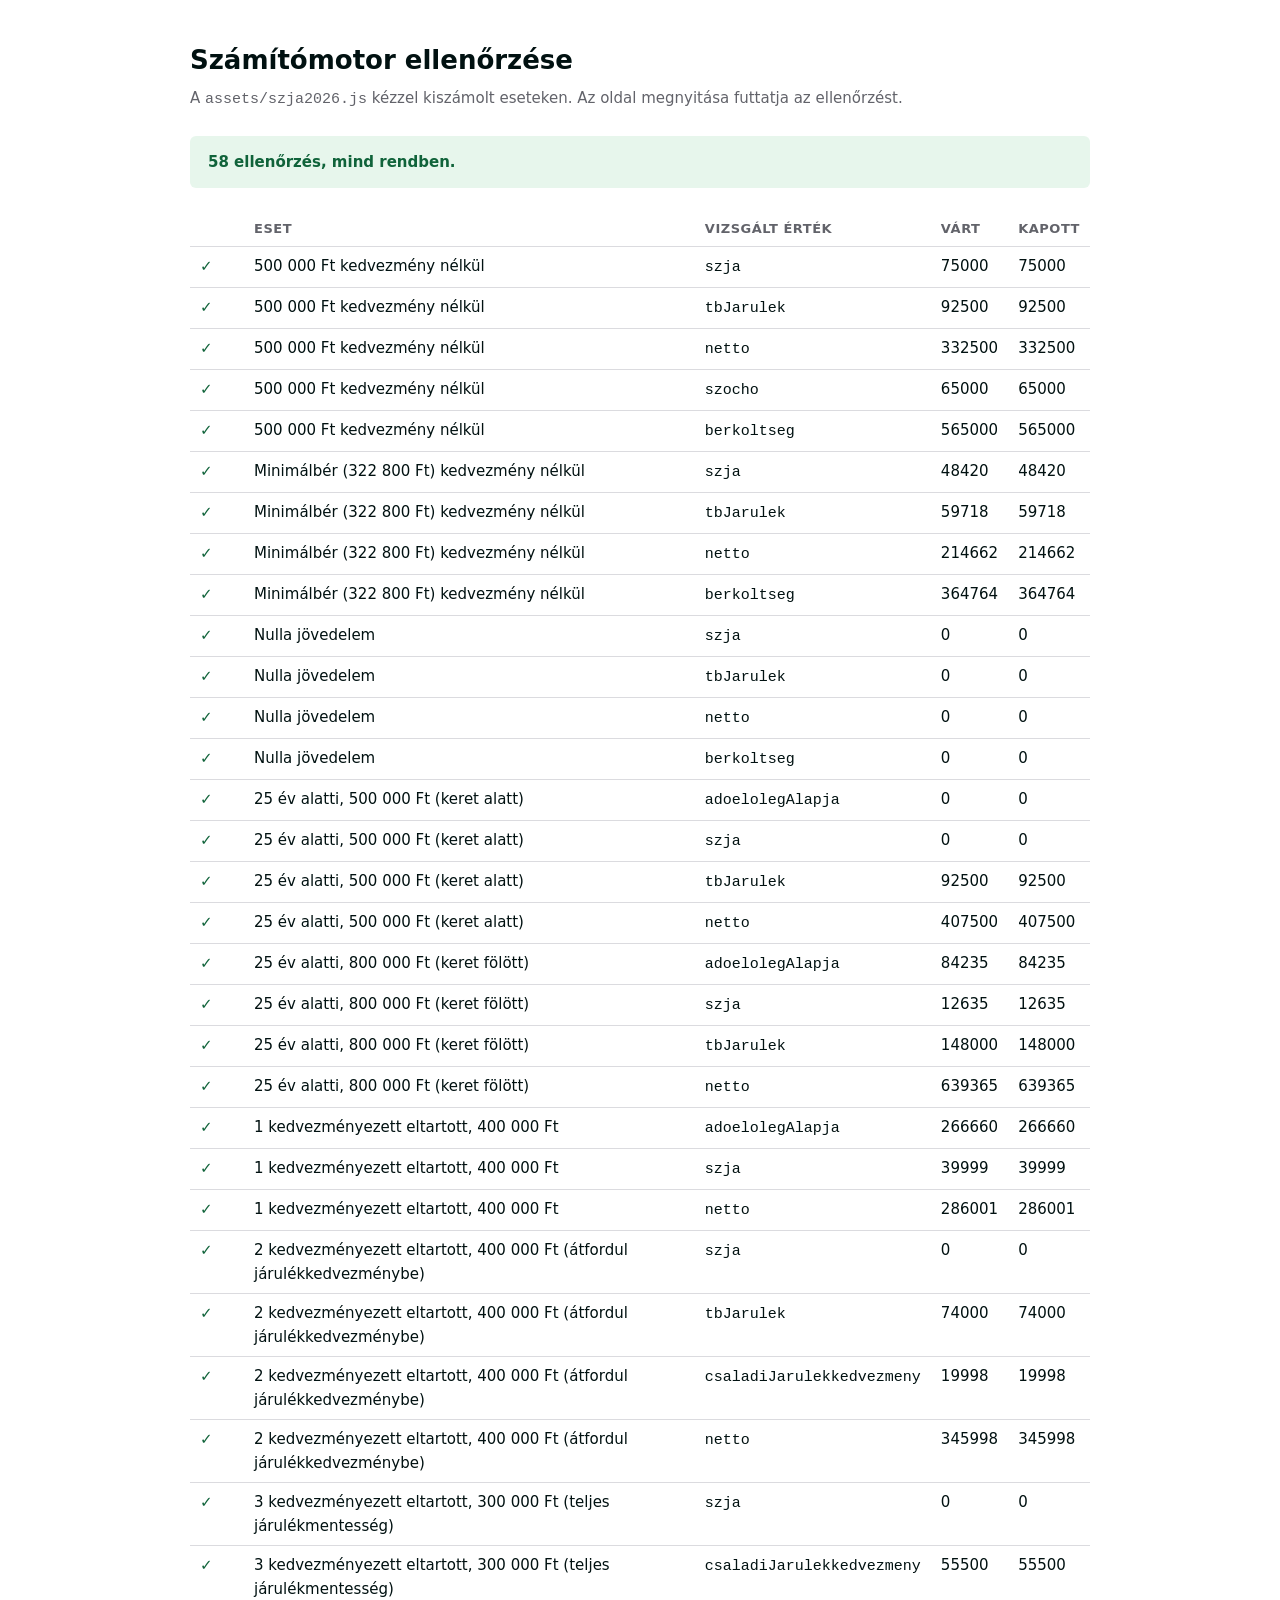
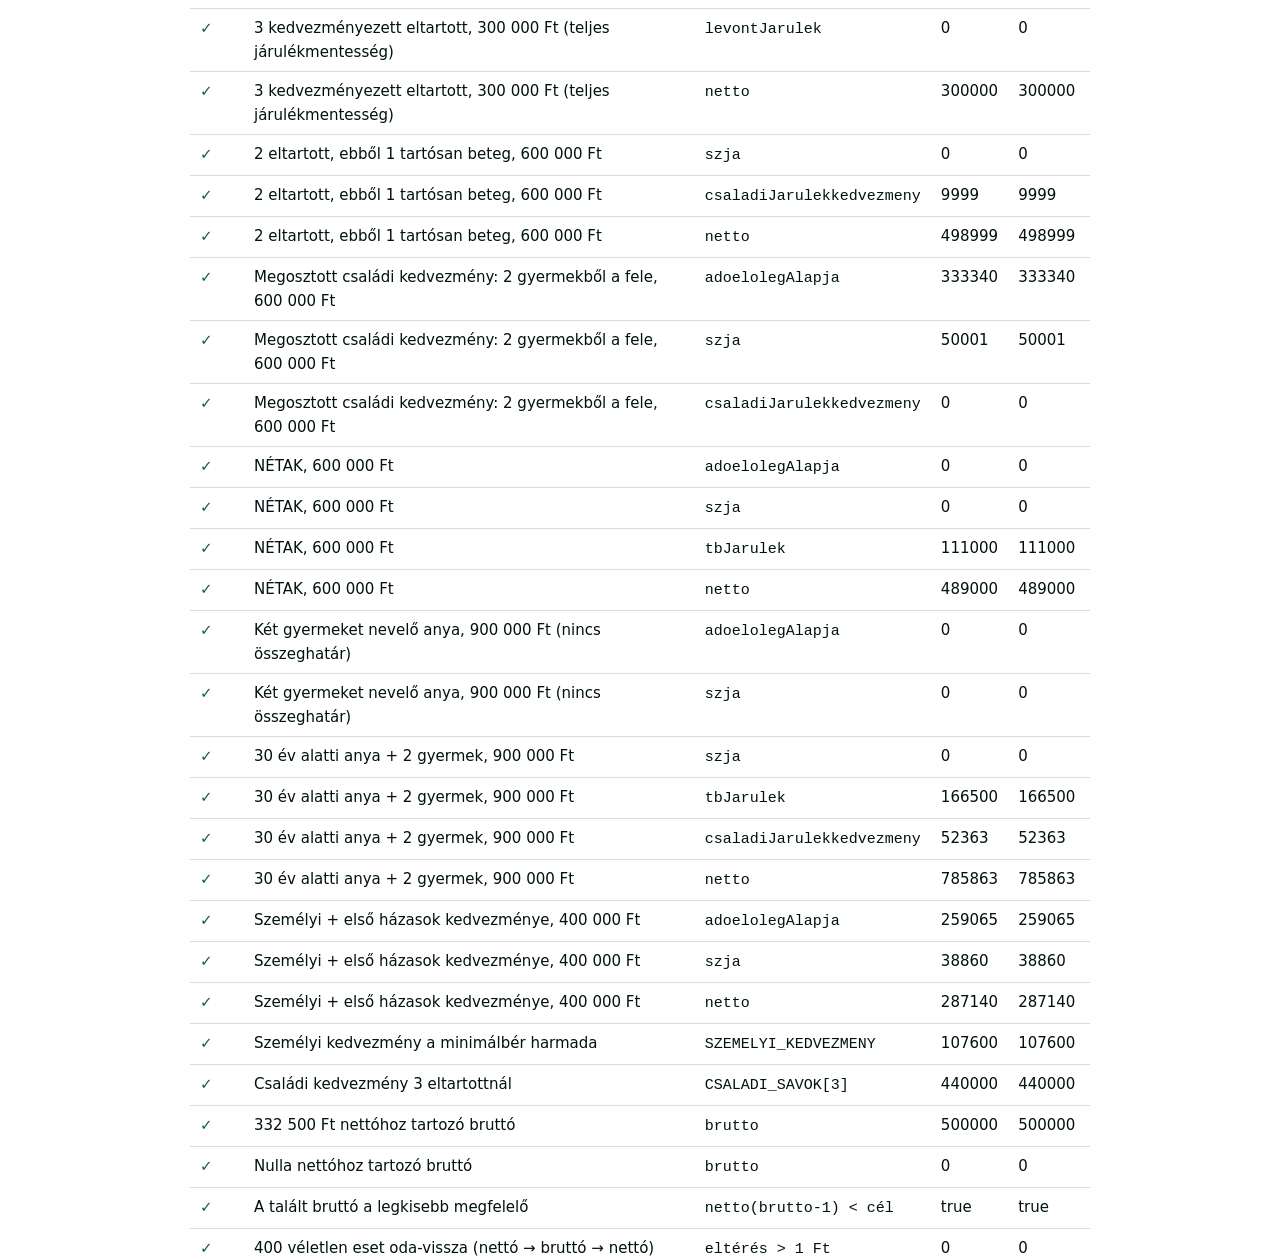
<file: teszt.html>
<!doctype html>
<html lang="hu">
<head>
<meta charset="utf-8">
<meta name="viewport" content="width=device-width, initial-scale=1">
<title>Számítómotor ellenőrzése – Kalkulátorok</title>
<style>
  body { font: 15px/1.6 "Segoe UI", system-ui, sans-serif; color: #011111; margin: 40px auto; max-width: 900px; padding: 0 20px; }
  h1 { font-size: 26px; margin-bottom: 4px; }
  p.alcim { color: #62636A; margin-top: 0; }
  #osszegzes { padding: 14px 18px; border-radius: 6px; font-weight: 700; margin: 24px 0; }
  .rendben { background: #E7F6EC; color: #10633A; }
  .hibas   { background: #FBEAEA; color: #8C1C1C; }
  table { border-collapse: collapse; width: 100%; }
  th, td { text-align: left; padding: 7px 10px; border-bottom: 1px solid #DBDBDF; vertical-align: top; }
  th { font-size: 13px; text-transform: uppercase; letter-spacing: .04em; color: #62636A; }
  td.allapot { width: 34px; font-weight: 700; }
  tr.ok td.allapot { color: #10633A; }
  tr.bukott td.allapot { color: #8C1C1C; }
  tr.bukott { background: #FDF4F4; }
  td.szam { font-variant-numeric: tabular-nums; white-space: nowrap; }
</style>
</head>
<body>

<h1>Számítómotor ellenőrzése</h1>
<p class="alcim">A <code>assets/szja2026.js</code> kézzel kiszámolt eseteken. Az oldal megnyitása futtatja az ellenőrzést.</p>

<div id="osszegzes">Futtatás…</div>

<table>
  <thead>
    <tr><th class="allapot"></th><th>Eset</th><th>Vizsgált érték</th><th>Várt</th><th>Kapott</th></tr>
  </thead>
  <tbody id="sorok"></tbody>
</table>

<script src="assets/szja2026.js"></script>
<script>
(function () {
  'use strict';

  var esetek = [];

  function eset(nev, be, vartak) {
    var eredmeny = SZJA2026.szamol(be);
    Object.keys(vartak).forEach(function (mezo) {
      esetek.push({ nev: nev, mezo: mezo, vart: vartak[mezo], kapott: eredmeny[mezo] });
    });
  }

  function allit(nev, mezo, vart, kapott) {
    esetek.push({ nev: nev, mezo: mezo, vart: vart, kapott: kapott });
  }

  var ures = {
    anyakKedvezmenye: 'nincs', fiatal25: false, szemelyi: false, elsoHazas: false,
    kedvezmenyezettEltartott: 0, eltartott: 0, betegEltartott: 0, csaladiIgenybevett: null
  };

  function be(valtozok) {
    var uj = {};
    Object.keys(ures).forEach(function (k) { uj[k] = ures[k]; });
    Object.keys(valtozok).forEach(function (k) { uj[k] = valtozok[k]; });
    return uj;
  }

  /* ---- Kedvezmény nélküli alapesetek ---------------------------------- */

  eset('500 000 Ft kedvezmény nélkül', be({ brutto: 500000 }), {
    szja: 75000, tbJarulek: 92500, netto: 332500, szocho: 65000, berkoltseg: 565000
  });

  eset('Minimálbér (322 800 Ft) kedvezmény nélkül', be({ brutto: 322800 }), {
    szja: 48420, tbJarulek: 59718, netto: 214662, berkoltseg: 364764
  });

  eset('Nulla jövedelem', be({ brutto: 0 }), {
    szja: 0, tbJarulek: 0, netto: 0, berkoltseg: 0
  });

  /* ---- 25 év alatti fiatalok kedvezménye ------------------------------ */

  eset('25 év alatti, 500 000 Ft (keret alatt)', be({ brutto: 500000, fiatal25: true }), {
    adoelolegAlapja: 0, szja: 0, tbJarulek: 92500, netto: 407500
  });

  eset('25 év alatti, 800 000 Ft (keret fölött)', be({ brutto: 800000, fiatal25: true }), {
    adoelolegAlapja: 84235, szja: 12635, tbJarulek: 148000, netto: 639365
  });

  /* ---- Családi kedvezmény --------------------------------------------- */

  eset('1 kedvezményezett eltartott, 400 000 Ft', be({
    brutto: 400000, kedvezmenyezettEltartott: 1, eltartott: 1
  }), { adoelolegAlapja: 266660, szja: 39999, netto: 286001 });

  eset('2 kedvezményezett eltartott, 400 000 Ft (átfordul járulékkedvezménybe)', be({
    brutto: 400000, kedvezmenyezettEltartott: 2, eltartott: 2
  }), { szja: 0, tbJarulek: 74000, csaladiJarulekkedvezmeny: 19998, netto: 345998 });

  eset('3 kedvezményezett eltartott, 300 000 Ft (teljes járulékmentesség)', be({
    brutto: 300000, kedvezmenyezettEltartott: 3, eltartott: 3
  }), { szja: 0, csaladiJarulekkedvezmeny: 55500, levontJarulek: 0, netto: 300000 });

  eset('2 eltartott, ebből 1 tartósan beteg, 600 000 Ft', be({
    brutto: 600000, kedvezmenyezettEltartott: 2, eltartott: 2, betegEltartott: 1
  }), { szja: 0, csaladiJarulekkedvezmeny: 9999, netto: 498999 });

  eset('Megosztott családi kedvezmény: 2 gyermekből a fele, 600 000 Ft', be({
    brutto: 600000, kedvezmenyezettEltartott: 2, eltartott: 2, csaladiIgenybevett: 266660
  }), { adoelolegAlapja: 333340, szja: 50001, csaladiJarulekkedvezmeny: 0 });

  /* ---- Anyák kedvezményei és a többi adóalap-kedvezmény ---------------- */

  eset('NÉTAK, 600 000 Ft', be({ brutto: 600000, anyakKedvezmenye: 'netak' }), {
    adoelolegAlapja: 0, szja: 0, tbJarulek: 111000, netto: 489000
  });

  eset('Két gyermeket nevelő anya, 900 000 Ft (nincs összeghatár)', be({
    brutto: 900000, anyakKedvezmenye: 'ketto'
  }), { adoelolegAlapja: 0, szja: 0 });

  eset('30 év alatti anya + 2 gyermek, 900 000 Ft', be({
    brutto: 900000, anyakKedvezmenye: 'anya30', kedvezmenyezettEltartott: 2, eltartott: 2
  }), { szja: 0, tbJarulek: 166500, csaladiJarulekkedvezmeny: 52363, netto: 785863 });

  eset('Személyi + első házasok kedvezménye, 400 000 Ft', be({
    brutto: 400000, szemelyi: true, elsoHazas: true
  }), { adoelolegAlapja: 259065, szja: 38860, netto: 287140 });

  /* ---- Konstansok ------------------------------------------------------ */

  allit('Személyi kedvezmény a minimálbér harmada', 'SZEMELYI_KEDVEZMENY', 107600, SZJA2026.SZEMELYI_KEDVEZMENY);
  allit('Családi kedvezmény 3 eltartottnál', 'CSALADI_SAVOK[3]', 440000, SZJA2026.CSALADI_SAVOK[3]);

  /* ---- Nettó → bruttó -------------------------------------------------- */

  var vissza = SZJA2026.bruttoNettobol(332500, be({}));
  allit('332 500 Ft nettóhoz tartozó bruttó', 'brutto', 500000, vissza.brutto);

  allit('Nulla nettóhoz tartozó bruttó', 'brutto', 0, SZJA2026.bruttoNettobol(0, be({})).brutto);

  // A legkisebb bruttót kell megtalálnia: eggyel kevesebb már nem elég.
  allit('A talált bruttó a legkisebb megfelelő', 'netto(brutto-1) < cél',
    true, SZJA2026.szamol(be({ brutto: 499999 })).netto < 332500);

  /* ---- Oda-vissza egyezés véletlen bemenetekre ------------------------- */

  var elteresek = 0, legnagyobbElteres = 0;
  for (var i = 0; i < 400; i++) {
    var minta = be({
      brutto: 0,
      kedvezmenyezettEltartott: i % 4,
      eltartott: i % 4,
      betegEltartott: i % 7 === 0 ? 1 : 0,
      fiatal25: i % 5 === 0,
      szemelyi: i % 3 === 0,
      elsoHazas: i % 6 === 0,
      anyakKedvezmenye: i % 11 === 0 ? 'anya30' : 'nincs'
    });
    var celNetto = Math.round(50000 + Math.random() * 2000000);
    var talalt = SZJA2026.bruttoNettobol(celNetto, minta);
    var elteres = Math.abs(talalt.netto - celNetto);
    if (elteres > legnagyobbElteres) legnagyobbElteres = elteres;
    if (elteres > 1) elteresek++;
  }
  allit('400 véletlen eset oda-vissza (nettó → bruttó → nettó)', 'eltérés > 1 Ft', 0, elteresek);
  allit('400 véletlen eset oda-vissza', 'legnagyobb eltérés (Ft)', '≤ 1', legnagyobbElteres <= 1 ? '≤ 1' : legnagyobbElteres);

  /* ---- Kiírás ---------------------------------------------------------- */

  var sorok = document.getElementById('sorok');
  var bukott = 0;

  esetek.forEach(function (e) {
    var jo = e.vart === e.kapott;
    if (!jo) bukott++;
    var tr = document.createElement('tr');
    tr.className = jo ? 'ok' : 'bukott';
    tr.innerHTML =
      '<td class="allapot">' + (jo ? '✓' : '✕') + '</td>' +
      '<td>' + e.nev + '</td>' +
      '<td><code>' + e.mezo + '</code></td>' +
      '<td class="szam">' + e.vart + '</td>' +
      '<td class="szam">' + e.kapott + '</td>';
    sorok.appendChild(tr);
  });

  var osszegzes = document.getElementById('osszegzes');
  osszegzes.className = bukott === 0 ? 'rendben' : 'hibas';
  osszegzes.textContent = bukott === 0
    ? esetek.length + ' ellenőrzés, mind rendben.'
    : esetek.length + ' ellenőrzésből ' + bukott + ' megbukott.';
  document.title = (bukott === 0 ? '✓ ' : '✕ ') + document.title;
})();
</script>

</body>
</html>
</file>
<file: assets/viktoriawp.css>
/* ============================================================
   viktoriawp.eu — vizuális arculat
   Önálló, függőségmentes CSS. Bemásolható <style> blokkba is.
   A betűk betöltéséhez ez kell a <head>-be:

   <link rel="preconnect" href="https://fonts.googleapis.com">
   <link rel="preconnect" href="https://fonts.gstatic.com" crossorigin>
   <link href="https://fonts.googleapis.com/css2?family=Playfair+Display:wght@400;500&family=Montserrat:wght@400;600;700&family=Piazzolla:wght@400;700&display=swap&subset=latin-ext" rel="stylesheet">
   ============================================================ */

:root {
  /* Színek */
  --vwp-primary:  #02023B;  /* éjkék – az egyetlen kiemelőszín */
  --vwp-ink:      #011111;  /* címsor szöveg */
  --vwp-text:     #62636A;  /* szövegtörzs */
  --vwp-white:    #FFFFFF;
  --vwp-lavender: #F0F0FF;  /* halvány szekcióháttér */
  --vwp-border:   #DBDBDF;  /* szegély, elválasztó */

  /* Betűcsaládok */
  --vwp-font-display: "Playfair Display", Georgia, serif;  /* címsorok */
  --vwp-font-body:    "Montserrat", "Helvetica Neue", Arial, sans-serif;
  --vwp-font-accent:  "Piazzolla", Georgia, serif;         /* eyebrow, blogcím */

  /* Formák */
  --vwp-radius-btn:  6px;
  --vwp-radius-card: 20px;

  /* Elrendezés */
  --vwp-container: 1260px;
  --vwp-gutter: 20px;
  --vwp-section-y: 80px;   /* függőleges szekciótérköz */

  /* Az egyetlen árnyék az arculatban (ragadós fejléc) */
  --vwp-shadow-header: 0 5px 10px rgba(0, 0, 0, .1);
}

/* ---------- Alapok ---------- */

*, *::before, *::after { box-sizing: border-box; }

body {
  margin: 0;
  background: var(--vwp-white);
  color: var(--vwp-text);
  font-family: var(--vwp-font-body);
  font-size: 16px;
  font-weight: 400;
  line-height: 1.6;   /* 25.6px – az élő oldalon mért érték */
  -webkit-font-smoothing: antialiased;
}

h1, h2, h3, h4 {
  font-family: var(--vwp-font-display);
  font-weight: 400;          /* szándékosan nem bold – a Playfair enélkül is hangsúlyos */
  color: var(--vwp-ink);
  margin: 0 0 .5em;
}

h1 { font-size: 60px; line-height: 78px;   letter-spacing: -.2px; }
h2 { font-size: 40px; line-height: 52px; }
h3 { font-size: 28px; line-height: 36.4px; }
h4 { font-size: 22px; line-height: 30px; }

p { margin: 0 0 1.2em; }

a {
  color: var(--vwp-primary);
  text-decoration: none;
  transition: opacity .2s ease;
}
a:hover { opacity: .75; }

::selection      { background: var(--vwp-primary); color: #fff; }
::-moz-selection { background: var(--vwp-primary); color: #fff; }

mark {
  background: var(--vwp-primary);
  color: #fff;
  font-weight: 700;
  padding: 0 .2em;
}

img { max-width: 100%; height: auto; display: block; }

/* ---------- Elrendezés ---------- */

.vwp-container {
  width: 100%;
  max-width: var(--vwp-container);
  margin-inline: auto;
  padding-inline: var(--vwp-gutter);
}

.vwp-section        { padding-block: var(--vwp-section-y); }
.vwp-section--light { background: var(--vwp-lavender); }
.vwp-section--dark  { background: var(--vwp-primary); color: #fff; }

/* Sötét szekcióban minden szöveg fehér */
.vwp-section--dark h1,
.vwp-section--dark h2,
.vwp-section--dark h3,
.vwp-section--dark h4,
.vwp-section--dark p,
.vwp-section--dark a { color: #fff; }

.vwp-grid {
  display: grid;
  gap: 30px;
  grid-template-columns: repeat(auto-fit, minmax(300px, 1fr));
}

/* Rövid, középre zárt elválasztó vonal – az oldalon 150px széles */
.vwp-divider {
  width: 150px;
  height: 1px;
  border: 0;
  margin: 30px 0;
  background: var(--vwp-border);
}

/* ---------- Eyebrow (kis felirat a címsor fölött) ---------- */

.vwp-eyebrow {
  display: block;
  font-family: var(--vwp-font-accent);
  font-size: 20px;
  font-weight: 700;
  line-height: 1.3;
  color: var(--vwp-primary);
  margin-bottom: .4em;
}

.vwp-section--dark .vwp-eyebrow { color: #fff; }

/* Ritkított, nagybetűs változat (Elementor „accent" tipográfia) */
.vwp-eyebrow--caps {
  font-family: var(--vwp-font-display);
  font-size: 1.2em;
  font-weight: 500;
  letter-spacing: 2px;
  text-transform: uppercase;
}

/* ---------- Gomb ---------- */

.vwp-btn {
  display: inline-block;
  padding: 15px 30px;
  border: 2px solid var(--vwp-primary);
  border-radius: var(--vwp-radius-btn);
  background: var(--vwp-primary);
  color: #fff;
  font-family: var(--vwp-font-body);
  font-size: 14px;
  font-weight: 700;
  line-height: 1;
  text-transform: uppercase;
  text-decoration: none;
  cursor: pointer;
  transition: background .2s ease, color .2s ease, opacity .2s ease;
}

.vwp-btn:hover { opacity: .88; }

/* Másodlagos: átlátszó háttér, éjkék keret */
.vwp-btn--outline {
  background: transparent;
  color: var(--vwp-primary);
}
.vwp-btn--outline:hover {
  background: var(--vwp-primary);
  color: #fff;
  opacity: 1;
}

/* Sötét háttéren fordul a logika */
.vwp-section--dark .vwp-btn,
.vwp-footer .vwp-btn {
  background: #fff;
  border-color: #fff;
  color: var(--vwp-primary);
}
.vwp-section--dark .vwp-btn--outline,
.vwp-footer .vwp-btn--outline {
  background: transparent;
  color: #fff;
}

/* Szöveges link-gomb (nyíllal), pl. „Tovább olvasom →" */
.vwp-link {
  font-family: var(--vwp-font-body);
  font-weight: 700;
  color: var(--vwp-primary);
  text-decoration: none;
}

/* ---------- Kártya ---------- */

.vwp-card {
  border-radius: var(--vwp-radius-card);
  overflow: hidden;         /* hogy a kép is felvegye a lekerekítést */
  background: var(--vwp-white);
  /* Szándékosan nincs árnyék és keret – az arculat így tagol. */
}

/* Háttérképes szolgáltatáskártya: sötét fátyol a szöveg olvashatóságáért */
.vwp-card--image {
  position: relative;
  padding: 40px 45px;
  min-height: 320px;
  display: flex;
  flex-direction: column;
  justify-content: flex-end;
  background-size: cover;
  background-position: center;
  color: #fff;
}
.vwp-card--image::before {
  content: "";
  position: absolute;
  inset: 0;
  background: linear-gradient(180deg, rgba(2, 2, 59, 0) 30%, rgba(2, 2, 59, .78) 100%);
}
.vwp-card--image > * { position: relative; }
.vwp-card--image h2,
.vwp-card--image h3,
.vwp-card--image p { color: #fff; }

/* ---------- Számozott sáv ---------- */

.vwp-numbered {
  background: var(--vwp-primary);
  color: #fff;
  padding: 40px;
  border-radius: 0 var(--vwp-radius-card) var(--vwp-radius-card) 0;
}
/* Váltakozó irány: minden második sáv a másik oldalán kerekedik */
.vwp-numbered--right {
  border-radius: var(--vwp-radius-card) 0 0 var(--vwp-radius-card);
}

.vwp-numbered h3,
.vwp-numbered p { color: #fff; }

.vwp-numbered__num {
  display: block;
  font-family: var(--vwp-font-body);
  font-size: 40px;
  font-weight: 700;
  line-height: 1;
  color: #fff;
  margin-bottom: .3em;
}

/* ---------- Fejléc ---------- */

.vwp-header {
  position: sticky;
  top: 0;
  z-index: 100;
  background: var(--vwp-white);
  box-shadow: var(--vwp-shadow-header);
}

.vwp-header__inner {
  max-width: var(--vwp-container);
  margin-inline: auto;
  padding: 12px var(--vwp-gutter);
  display: flex;
  align-items: center;
  justify-content: space-between;
  gap: 20px;
}

.vwp-logo {
  font-family: var(--vwp-font-display);
  font-size: 28px;
  font-weight: 400;
  color: var(--vwp-ink);
  text-decoration: none;
}

.vwp-nav {
  display: flex;
  align-items: center;
  gap: 4px;
  flex-wrap: wrap;
}

.vwp-nav a {
  padding: 10px;
  font-family: var(--vwp-font-body);
  font-size: 16px;
  font-weight: 600;
  line-height: 1.25;
  color: var(--vwp-ink);
  text-decoration: none;
}
.vwp-nav a:hover,
.vwp-nav a[aria-current="page"] { color: var(--vwp-primary); opacity: 1; }

/* Felső kontaktsáv a fejléc fölött */
.vwp-topbar {
  background: var(--vwp-primary);
  color: #fff;
  font-size: 14px;
}
.vwp-topbar a { color: #fff; }

/* ---------- Blogkártya ---------- */

.vwp-post-card__thumb {
  border-radius: var(--vwp-radius-card);
  overflow: hidden;
  aspect-ratio: 3 / 2;
  margin-bottom: 16px;
}
.vwp-post-card__thumb img { width: 100%; height: 100%; object-fit: cover; }

.vwp-post-card__title {
  font-family: var(--vwp-font-accent);
  font-size: 20px;
  font-weight: 700;
  line-height: 1.3;
  color: var(--vwp-ink);
  margin: 0 0 .4em;
}

.vwp-post-card__excerpt { color: var(--vwp-text); margin-bottom: .6em; }

/* ---------- Lábléc ---------- */

.vwp-footer {
  background: var(--vwp-primary);
  color: #fff;
  padding-block: 60px 30px;
}
.vwp-footer a { color: #fff; }
.vwp-footer h3, .vwp-footer h4 { color: #fff; }

.vwp-footer__bottom {
  border-top: 1px solid rgba(255, 255, 255, .2);
  margin-top: 40px;
  padding-top: 20px;
  font-size: 14px;
}

/* ---------- Űrlap ---------- */

.vwp-input,
.vwp-textarea,
.vwp-select {
  width: 100%;
  padding: 12px 16px;
  border: 1px solid var(--vwp-border);
  border-radius: var(--vwp-radius-btn);
  background: #fff;
  font-family: var(--vwp-font-body);
  font-size: 16px;
  color: var(--vwp-ink);
}
.vwp-input:focus,
.vwp-textarea:focus,
.vwp-select:focus {
  outline: none;
  border-color: var(--vwp-primary);
}

.vwp-label {
  display: block;
  margin-bottom: 6px;
  font-size: 14px;
  font-weight: 600;
  color: var(--vwp-ink);
}

/* ---------- Mobil ---------- */

@media (max-width: 767px) {
  :root { --vwp-section-y: 48px; }

  h1 { font-size: 30px; line-height: 39px; }
  h2 { font-size: 24px; line-height: 31.2px; }
  h3 { font-size: 20px; line-height: 26px; }
  h4 { font-size: 18px; line-height: 26px; }

  .vwp-card--image { padding: 30px 25px; min-height: 260px; }
  .vwp-numbered,
  .vwp-numbered--right { border-radius: var(--vwp-radius-card); padding: 30px 25px; }
  .vwp-logo { font-size: 22px; }
}
</file>
